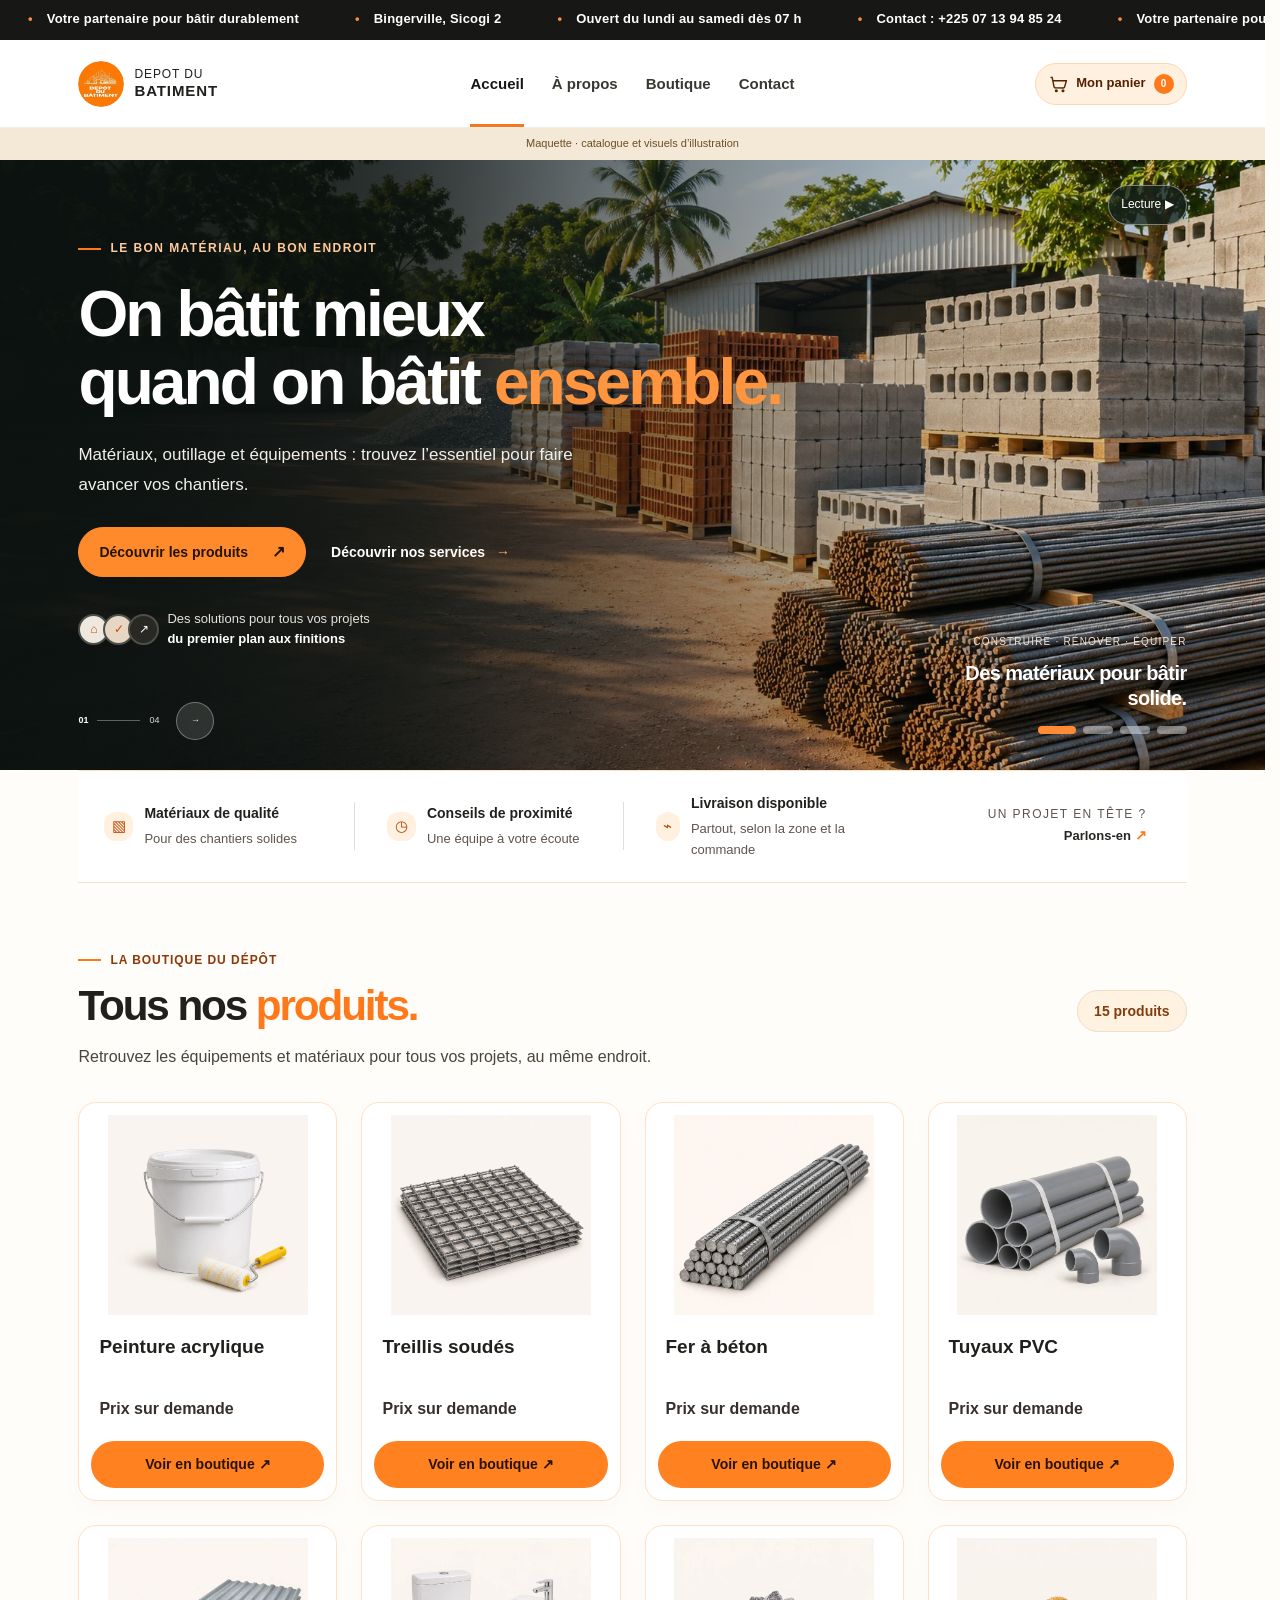
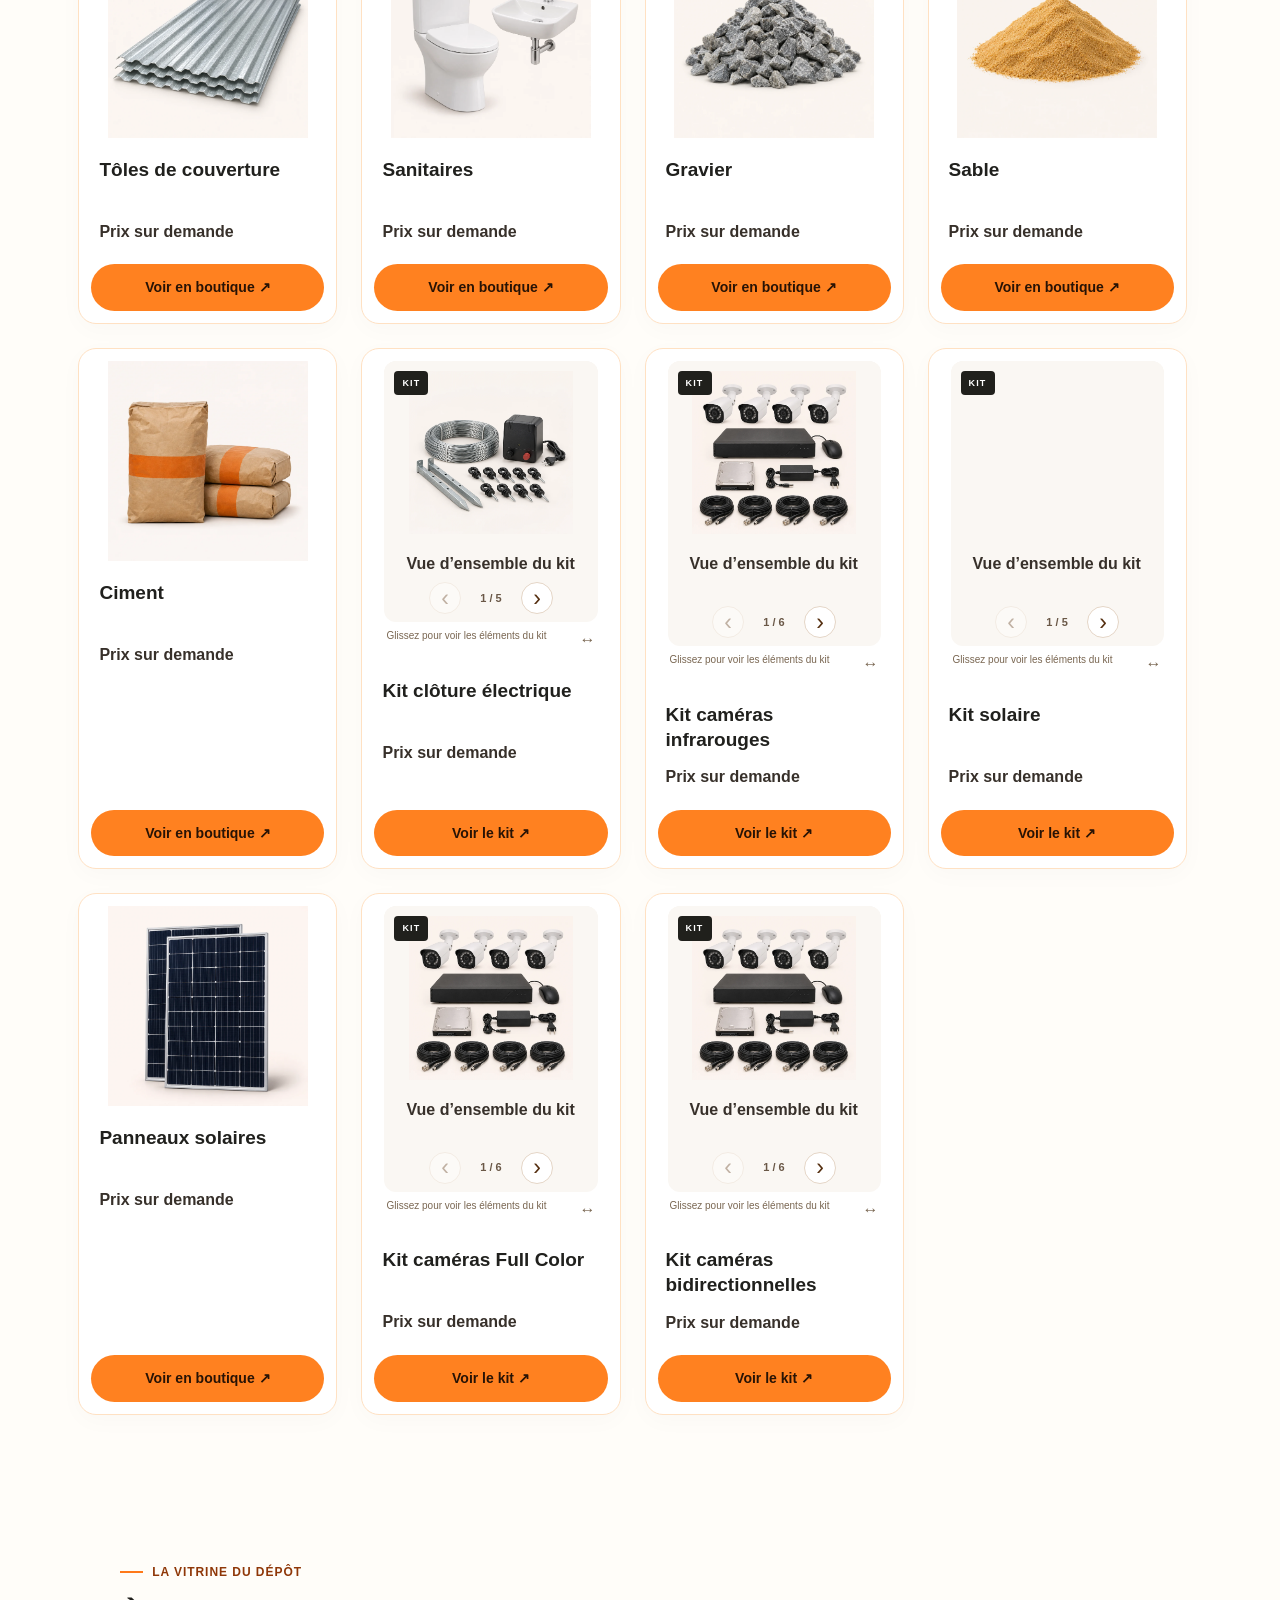
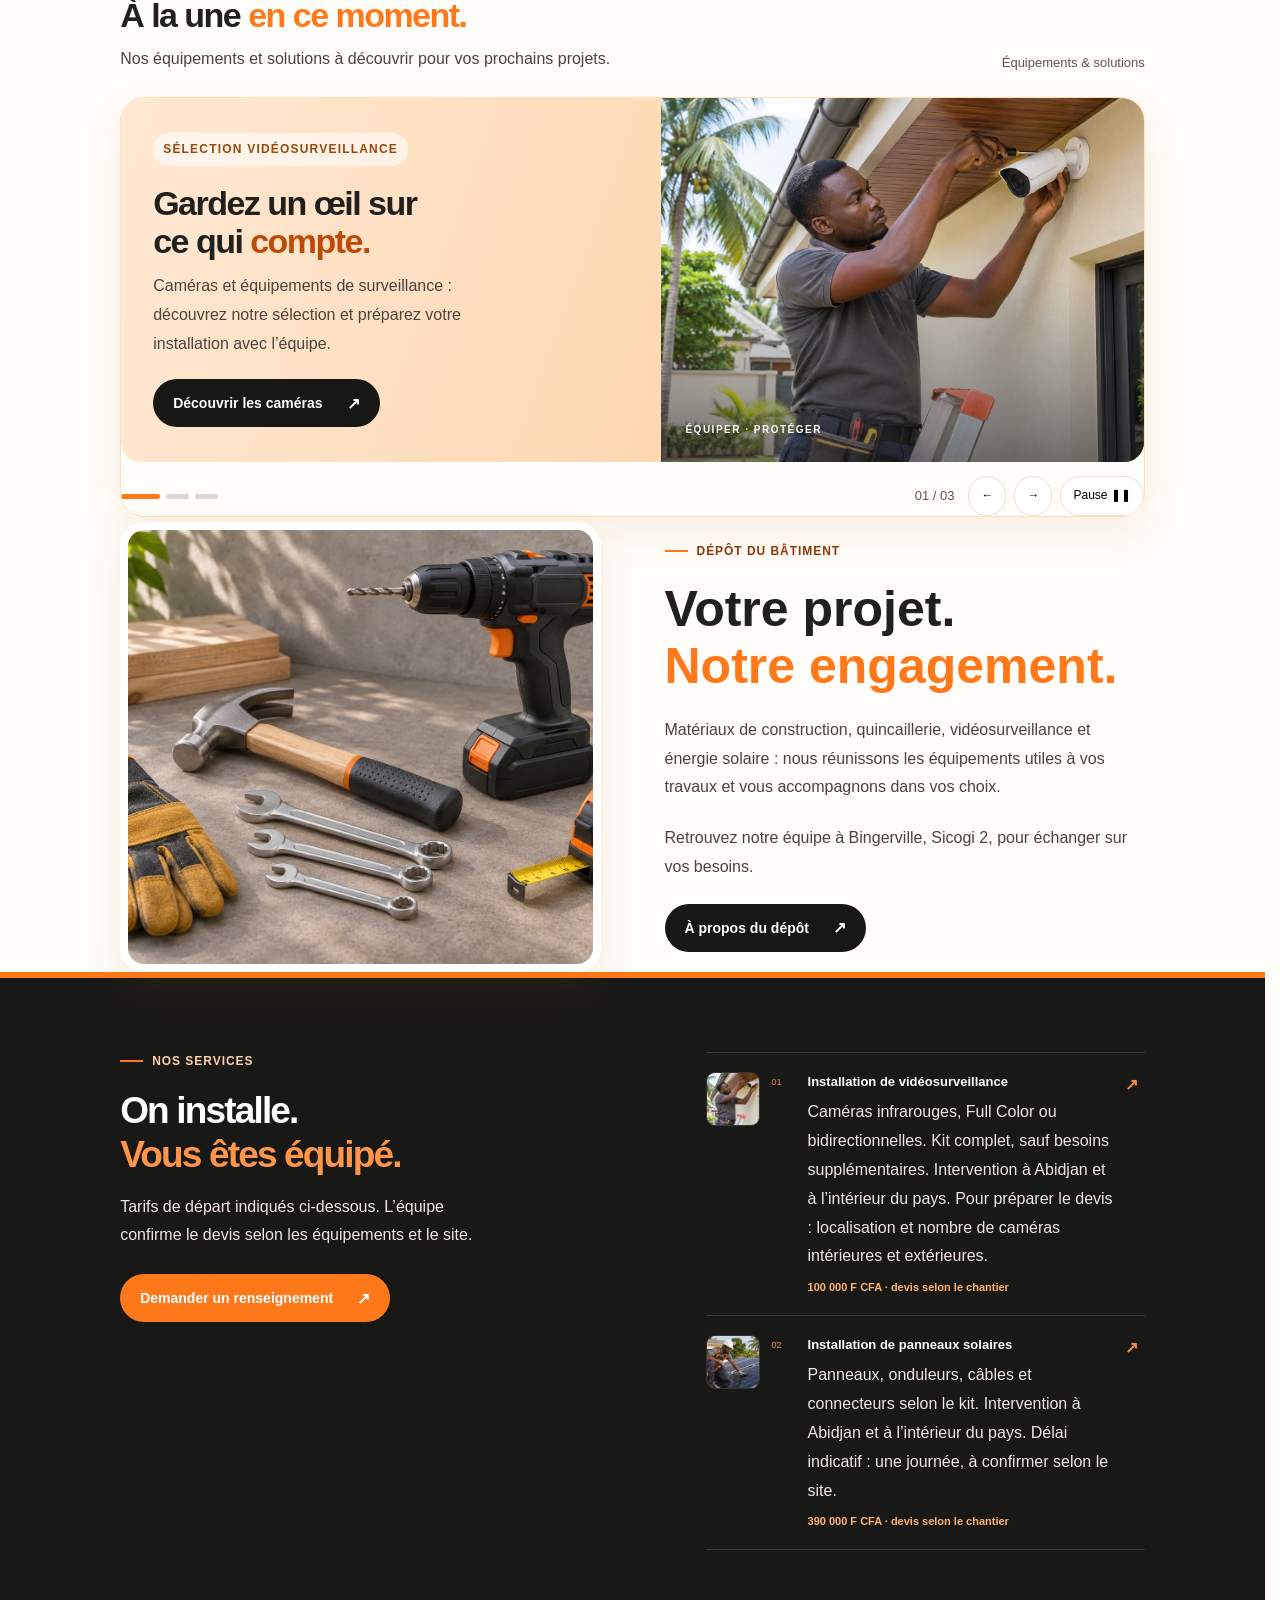
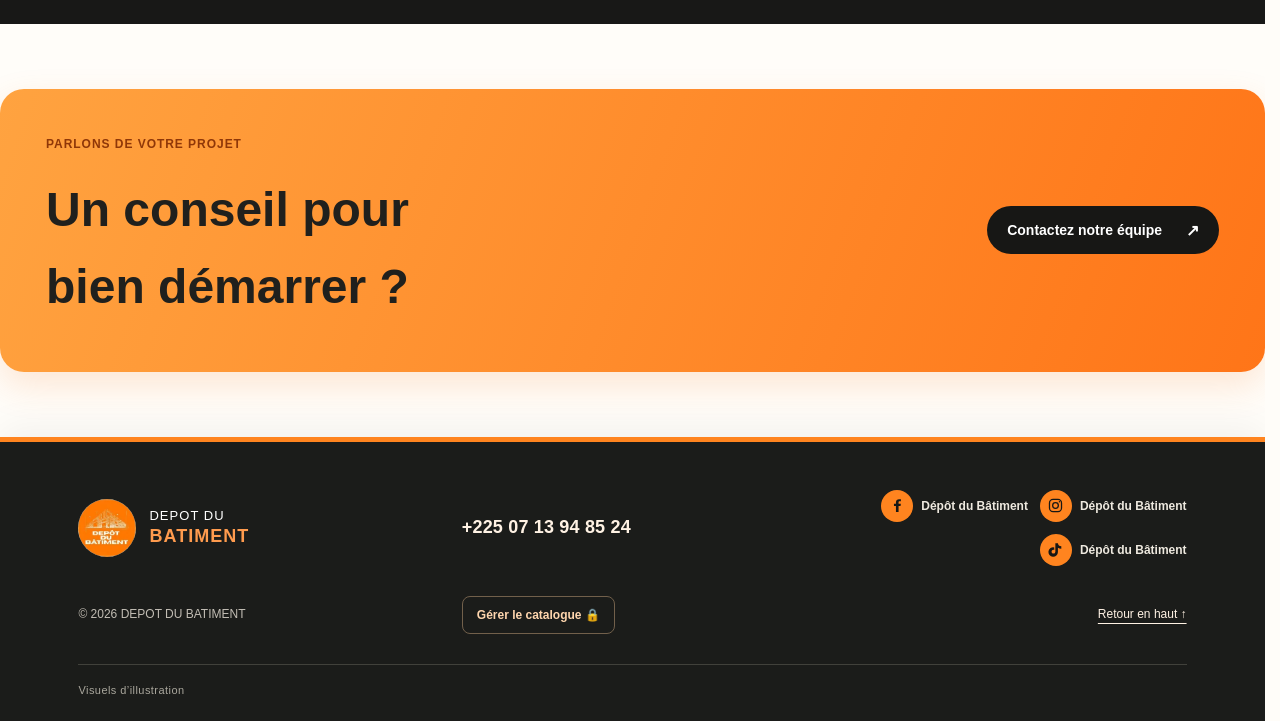
<file: index.html>
<!doctype html>
<html lang="fr">
  <head>
    <meta charset="utf-8" />
    <meta name="viewport" content="width=device-width, initial-scale=1" />
    <meta name="theme-color" content="#f47721" />
    <meta name="description" content="DEPOT DU BATIMENT — matériaux, outillage et équipements de chantier." />
    <title>DEPOT DU BATIMENT — Matériaux & équipements</title>
    <link rel="stylesheet" href="styles.css" /><link rel="stylesheet" href="accueil.css?v=modele2-produits1" />
  <link rel="stylesheet" href="lisibilite.css" /><link rel="prefetch" href="a-propos.html" as="document" />
<link rel="prefetch" href="boutique.html" as="document" />
<link rel="prefetch" href="contact.html" as="document" />

<link rel="stylesheet" href="navigation.css" /><script src="preview-catalog.js?v=20261106-cart2"></script><script src="catalogue-demo.js?v=kits1"></script><link rel="stylesheet" href="kit-gallery.css?v=1"><script src="kit-gallery.js?v=1"></script><link rel="stylesheet" href="footer.css?v=20261107-1"></head>
  <body class="home-page modele-two">
    <div class="notice" aria-label="Informations pratiques"><div class="notice-track"><div class="notice-group"><span>Votre partenaire pour bâtir durablement</span><span>Bingerville, Sicogi 2</span><span>Ouvert du lundi au samedi dès 07 h</span><span>Contact : +225 07 13 94 85 24</span></div><div class="notice-group" aria-hidden="true"><span>Votre partenaire pour bâtir durablement</span><span>Bingerville, Sicogi 2</span><span>Ouvert du lundi au samedi dès 07 h</span><span>Contact : +225 07 13 94 85 24</span></div></div></div>
    <header class="site-header">
      <a class="brand" href="index.html" aria-label="DEPOT DU BATIMENT, accueil">
        <img width="159" height="159" decoding="async" class="brand-logo" src="assets/logo-depot.webp" alt="Logo Dépôt du Bâtiment" />
        <span class="brand-name">DEPOT DU<br /><b>BATIMENT</b></span>
      </a>
      <nav class="main-nav" aria-label="Navigation principale"><a href="index.html" aria-current="page" class="active">Accueil</a><a href="a-propos.html">À propos</a><a href="boutique.html">Boutique</a><a href="contact.html">Contact</a></nav>
      <div class="header-actions">
<a class="cart-button home-cart" href="boutique.html#panier" aria-label="Ouvrir mon panier"><svg viewBox="0 0 24 24"><path d="M3 4h2l2.2 11.1a2 2 0 0 0 2 1.6h8.9a2 2 0 0 0 2-1.6L22 8H6"/><circle cx="10" cy="20" r="1"/><circle cx="18" cy="20" r="1"/></svg><span>Mon panier</span><b class="cart-count" data-cart-count aria-hidden="true" style="visibility:hidden"></b></a>        <button class="mobile-menu" id="menuToggle" aria-label="Ouvrir le menu"><span></span><span></span></button>
      </div>
    </header><script>window.CatalogueCart.mount();</script>
<div class="preview-note" style="padding:7px 16px;text-align:center;font-size:11px;background:#f4e9d7;color:#6b4e27">Maquette · catalogue et visuels d’illustration</div><main>      <section class="hero" id="accueil">
        <div class="hero-copy">
          <div class="eyebrow"><span></span> LE BON MATÉRIAU, AU BON ENDROIT</div>
          <h1>On bâtit mieux<br />quand on bâtit <em>ensemble.</em></h1>
          <p>Matériaux, outillage et équipements : trouvez l’essentiel pour faire avancer vos chantiers.</p>
          <div class="hero-actions"><a href="boutique.html" class="button button-dark">Découvrir les produits <span>↗</span></a><a href="a-propos.html#services" class="text-link">Découvrir nos services <span>→</span></a></div>
          <div class="hero-proof"><div class="proof-icons"><span>⌂</span><span>✓</span><span>↗</span></div><span>Des solutions pour tous vos projets<br /><b>du premier plan aux finitions</b></span></div>
        </div>
        <div class="hero-art photo-slider" aria-label="Nos univers en images">
          <img width="436" height="384" decoding="async" class="hero-slide is-active" src="assets/visuels-20261107/hero-batiment.webp" alt="Matériaux de construction : briques, parpaings et fer à béton" />
          <img width="482" height="384" decoding="async" class="hero-slide" src="assets/visuels-20261107/outillage.webp" alt="Outillage et quincaillerie" />
          <img width="1100" height="733" decoding="async" class="hero-slide" sizes="(max-width: 700px) 90vw, 45vw" src="assets/visuels-20261107/installation-camera.webp" alt="Équipements de vidéosurveillance" />
          <img width="1100" height="1100" decoding="async" class="hero-slide" sizes="(max-width: 700px) 90vw, 45vw" src="assets/visuels-20261107/installation-solaire.webp" alt="Équipements d’énergie solaire" />
          <div class="slider-shade"></div><button type="button" class="slider-pause" aria-label="Mettre le diaporama en pause">Pause ❚❚</button>
          <div class="slider-caption"><small>CONSTRUIRE · RÉNOVER · ÉQUIPER</small><strong id="slideCaption">Des matériaux pour bâtir solide.</strong><div class="slider-dots" aria-label="Choisir une image"><button aria-label="Matériaux de construction" aria-pressed="true"></button><button aria-label="Quincaillerie" aria-pressed="false"></button><button aria-label="Vidéosurveillance" aria-pressed="false"></button><button aria-label="Énergie solaire" aria-pressed="false"></button></div></div>
        </div>
        <div class="hero-pagination"><b id="slideNumber">01</b><span></span> 04 <button aria-label="Diapositive suivante">→</button></div>
      </section>      <section class="trust-strip" aria-label="Nos engagements">
        <div><span class="trust-icon">▧</span><span><b>Matériaux de qualité</b><small>Pour des chantiers solides</small></span></div>
        <div><span class="trust-icon">◷</span><span><b>Conseils de proximité</b><small>Une équipe à votre écoute</small></span></div>
        <div><span class="trust-icon">⌁</span><span><b>Livraison disponible</b><small>Partout, selon la zone et la commande</small></span></div>
        <div class="trust-note">UN PROJET EN TÊTE ? <a href="contact.html">Parlons-en <b>↗</b></a></div>
      </section><section class="home-catalog section-wrap" id="produits-accueil" aria-labelledby="homeCatalogTitle"><div class="section-heading"><div><div class="eyebrow"><span></span> LA BOUTIQUE DU DÉPÔT</div><h2 id="homeCatalogTitle">Tous nos <em>produits.</em></h2><p>Retrouvez les équipements et matériaux pour tous vos projets, au même endroit.</p></div><span id="homeProductCount" class="home-product-count" role="status">Chargement…</span></div><div id="homeProducts" class="home-products" aria-live="polite" aria-busy="true"><p>Chargement des produits…</p></div></section>      <section class="promo-section section-wrap" id="publicite" aria-labelledby="promoTitle">
        <div class="promo-heading"><div><div class="eyebrow"><span></span> LA VITRINE DU DÉPÔT</div><h2 id="promoTitle">À la une <em>en ce moment.</em></h2><p>Nos équipements et solutions à découvrir pour vos prochains projets.</p></div><span class="promo-demo">Équipements &amp; solutions</span></div>
        <div class="promo-carousel" aria-roledescription="carrousel" aria-label="Publicités et sélections du moment">
          <div class="promo-window"><div class="promo-track">
            <article class="promo-slide" aria-label="1 sur 3 : Vidéosurveillance"><div class="promo-copy"><span class="promo-tag">SÉLECTION VIDÉOSURVEILLANCE</span><h3>Gardez un œil sur<br>ce qui <em>compte.</em></h3><p>Caméras et équipements de surveillance : découvrez notre sélection et préparez votre installation avec l’équipe.</p><a class="button button-dark" href="boutique.html?categorie=Vidéosurveillance">Découvrir les caméras <span>↗</span></a></div><div class="promo-image"><img width="1100" height="733" decoding="async" sizes="(max-width: 700px) 90vw, 45vw" src="assets/visuels-20261107/installation-camera.webp" alt="Sélection d’équipements de vidéosurveillance" loading="lazy"><span>ÉQUIPER · PROTÉGER</span></div></article>
            <article class="promo-slide promo-solar" aria-label="2 sur 3 : Énergie solaire" aria-hidden="true" inert><div class="promo-copy"><span class="promo-tag">CAP SUR L’ÉNERGIE SOLAIRE</span><h3>Le soleil, une énergie<br>pour vos <em>projets.</em></h3><p>Panneaux, kits et installation : échangez avec notre équipe pour définir une solution adaptée à vos besoins.</p><a class="button button-dark" href="boutique.html?categorie=Énergie solaire">Explorer le solaire <span>↗</span></a></div><div class="promo-image"><img width="1100" height="1100" decoding="async" sizes="(max-width: 700px) 90vw, 45vw" src="assets/visuels-20261107/installation-solaire.webp" alt="Équipements et panneaux solaires" loading="lazy"><span>ÉCLAIRER · ÉQUIPER</span></div></article>
            <article class="promo-slide promo-materials" aria-label="3 sur 3 : Matériaux de construction" aria-hidden="true" inert><div class="promo-copy"><span class="promo-tag">LES ESSENTIELS DU CHANTIER</span><h3>Des bases solides.<br>De grands <em>projets.</em></h3><p>Ciment, fer à béton, sable et gravier : retrouvez les matériaux de construction de votre chantier au même endroit.</p><a class="button button-orange" href="boutique.html?categorie=Matériaux de construction">Voir les matériaux <span>↗</span></a></div><div class="promo-image"><img width="436" height="384" decoding="async" src="assets/visuels-20261107/hero-batiment.webp" alt="Briques, parpaings et fer à béton pour la construction" loading="lazy"><span>CONSTRUIRE · AVANCER</span></div></article>
          </div></div>
          <div class="promo-controls"><div class="promo-dots" aria-label="Choisir une publicité"><button aria-label="Vidéosurveillance" aria-pressed="true"></button><button aria-label="Énergie solaire" aria-pressed="false"></button><button aria-label="Matériaux de construction" aria-pressed="false"></button></div><div class="promo-buttons"><span class="promo-counter">01 / 03</span><button class="promo-prev" aria-label="Publicité précédente">←</button><button class="promo-next" aria-label="Publicité suivante">→</button><button class="promo-pause" aria-label="Mettre les publicités en pause">Pause ❚❚</button></div></div>
        </div>
      </section><section class="section-wrap home-about"><img width="482" height="384" decoding="async" src="assets/visuels-20261107/outillage.webp" alt="Outillage et équipements disponibles au dépôt" loading="lazy"><div><div class="eyebrow"><span></span> DÉPÔT DU BÂTIMENT</div><h2>Votre projet.<br><em>Notre engagement.</em></h2><p>Matériaux de construction, quincaillerie, vidéosurveillance et énergie solaire : nous réunissons les équipements utiles à vos travaux et vous accompagnons dans vos choix.</p><p>Retrouvez notre équipe à Bingerville, Sicogi 2, pour échanger sur vos besoins.</p><a class="button button-dark" href="a-propos.html">À propos du dépôt <span>↗</span></a></div></section>      <section class="services" id="services"><div class="services-inner"><div><div class="eyebrow eyebrow-light"><span></span> NOS SERVICES</div><h2>On installe.<br /><em>Vous êtes équipé.</em></h2><p>Tarifs de départ indiqués ci-dessous. L’équipe confirme le devis selon les équipements et le site.</p><a class="button button-orange" href="https://wa.me/2250713948524?text=Bonjour%2C%20je%20souhaite%20un%20renseignement%20sur%20vos%20services." target="_blank" rel="noopener noreferrer">Demander un renseignement <span>↗</span></a></div><div class="service-list"><article><img width="1100" height="733" decoding="async" class="service-photo" sizes="(max-width: 700px) 90vw, 45vw" src="assets/visuels-20261107/installation-camera.webp" alt="Équipement de vidéosurveillance" loading="lazy" /><span>01</span><div><h3>Installation de vidéosurveillance</h3><p>Caméras infrarouges, Full Color ou bidirectionnelles. Kit complet, sauf besoins supplémentaires. Intervention à Abidjan et à l’intérieur du pays. Pour préparer le devis : localisation et nombre de caméras intérieures et extérieures.</p><strong>100 000 F CFA · devis selon le chantier</strong></div><b>↗</b></article><article><img width="1100" height="1100" decoding="async" class="service-photo" sizes="(max-width: 700px) 90vw, 45vw" src="assets/visuels-20261107/installation-solaire.webp" alt="Installation de panneaux solaires" loading="lazy" /><span>02</span><div><h3>Installation de panneaux solaires</h3><p>Panneaux, onduleurs, câbles et connecteurs selon le kit. Intervention à Abidjan et à l’intérieur du pays. Délai indicatif : une journée, à confirmer selon le site.</p><strong>390 000 F CFA · devis selon le chantier</strong></div><b>↗</b></article></div></div></section><section class="home-cta section-wrap"><div><span class="eyebrow">PARLONS DE VOTRE PROJET</span><h2>Un conseil pour<br>bien démarrer ?</h2></div><a class="button button-dark" href="contact.html">Contactez notre équipe <span>↗</span></a></section></main>    <footer><a class="brand brand-footer" href="index.html"><img width="159" height="159" decoding="async" class="brand-logo" src="assets/logo-depot.webp" alt="Logo Dépôt du Bâtiment" /><span class="brand-name">DEPOT DU<br /><b>BATIMENT</b></span></a><span>© 2026 DEPOT DU BATIMENT</span><a class="footer-phone" href="tel:+2250713948524">+225 07 13 94 85 24</a><div class="footer-socials" aria-label="Réseaux sociaux de Dépôt du Bâtiment"><a class="footer-social" href="https://www.facebook.com/share/1CB5PS27Be/" target="_blank" rel="noopener noreferrer" aria-label="Facebook Dépôt du Bâtiment"><span class="social-icon" aria-hidden="true"><svg viewBox="0 0 24 24"><path d="M13.5 21v-8.2h2.8l.4-3.2h-3.2V7.5c0-.9.3-1.5 1.6-1.5h1.7V3.2c-.3 0-1.4-.2-2.6-.2-2.6 0-4.4 1.6-4.4 4.5v2.1H7v3.2h2.8V21z"/></svg></span><b>Dépôt du Bâtiment</b></a><a class="footer-social" href="https://www.instagram.com/depotdubatiment?exln=Z25odjlvc3gxNHBs" target="_blank" rel="noopener noreferrer" aria-label="Instagram Dépôt du Bâtiment"><span class="social-icon" aria-hidden="true"><svg viewBox="0 0 24 24"><rect x="3.5" y="3.5" width="17" height="17" rx="5"/><circle cx="12" cy="12" r="4"/><circle class="instagram-dot" cx="17.6" cy="6.8" r="1"/></svg></span><b>Dépôt du Bâtiment</b></a><a class="footer-social" href="https://www.tiktok.com/@depot.batiment?_r=1&_t=ZS-9AnJ3aqPwXM" target="_blank" rel="noopener noreferrer" aria-label="TikTok Dépôt du Bâtiment"><span class="social-icon" aria-hidden="true"><svg viewBox="0 0 24 24"><path d="M15.4 3h-3.6v12.1a2.7 2.7 0 1 1-2.7-2.7c.4 0 .8.1 1.1.2V9a6.7 6.7 0 1 0 5.2 6.5V9.4a8.4 8.4 0 0 0 4.8 1.5V7.3a4.9 4.9 0 0 1-4.8-4.3z"/></svg></span><b>Dépôt du Bâtiment</b></a></div><a class="admin-open" href="boutique.html#gestion">Gérer le catalogue 🔒</a><a href="index.html">Retour en haut ↑</a><small class="illustration-note">Visuels d’illustration</small></footer><script src="accueil.js?v=kits1"></script><script src="hero-carousel.js?v=modele2-produits1"></script><script src="promo-carousel.js"></script><script src="letter-hover.js?v=2" defer></script></body></html>
</file>
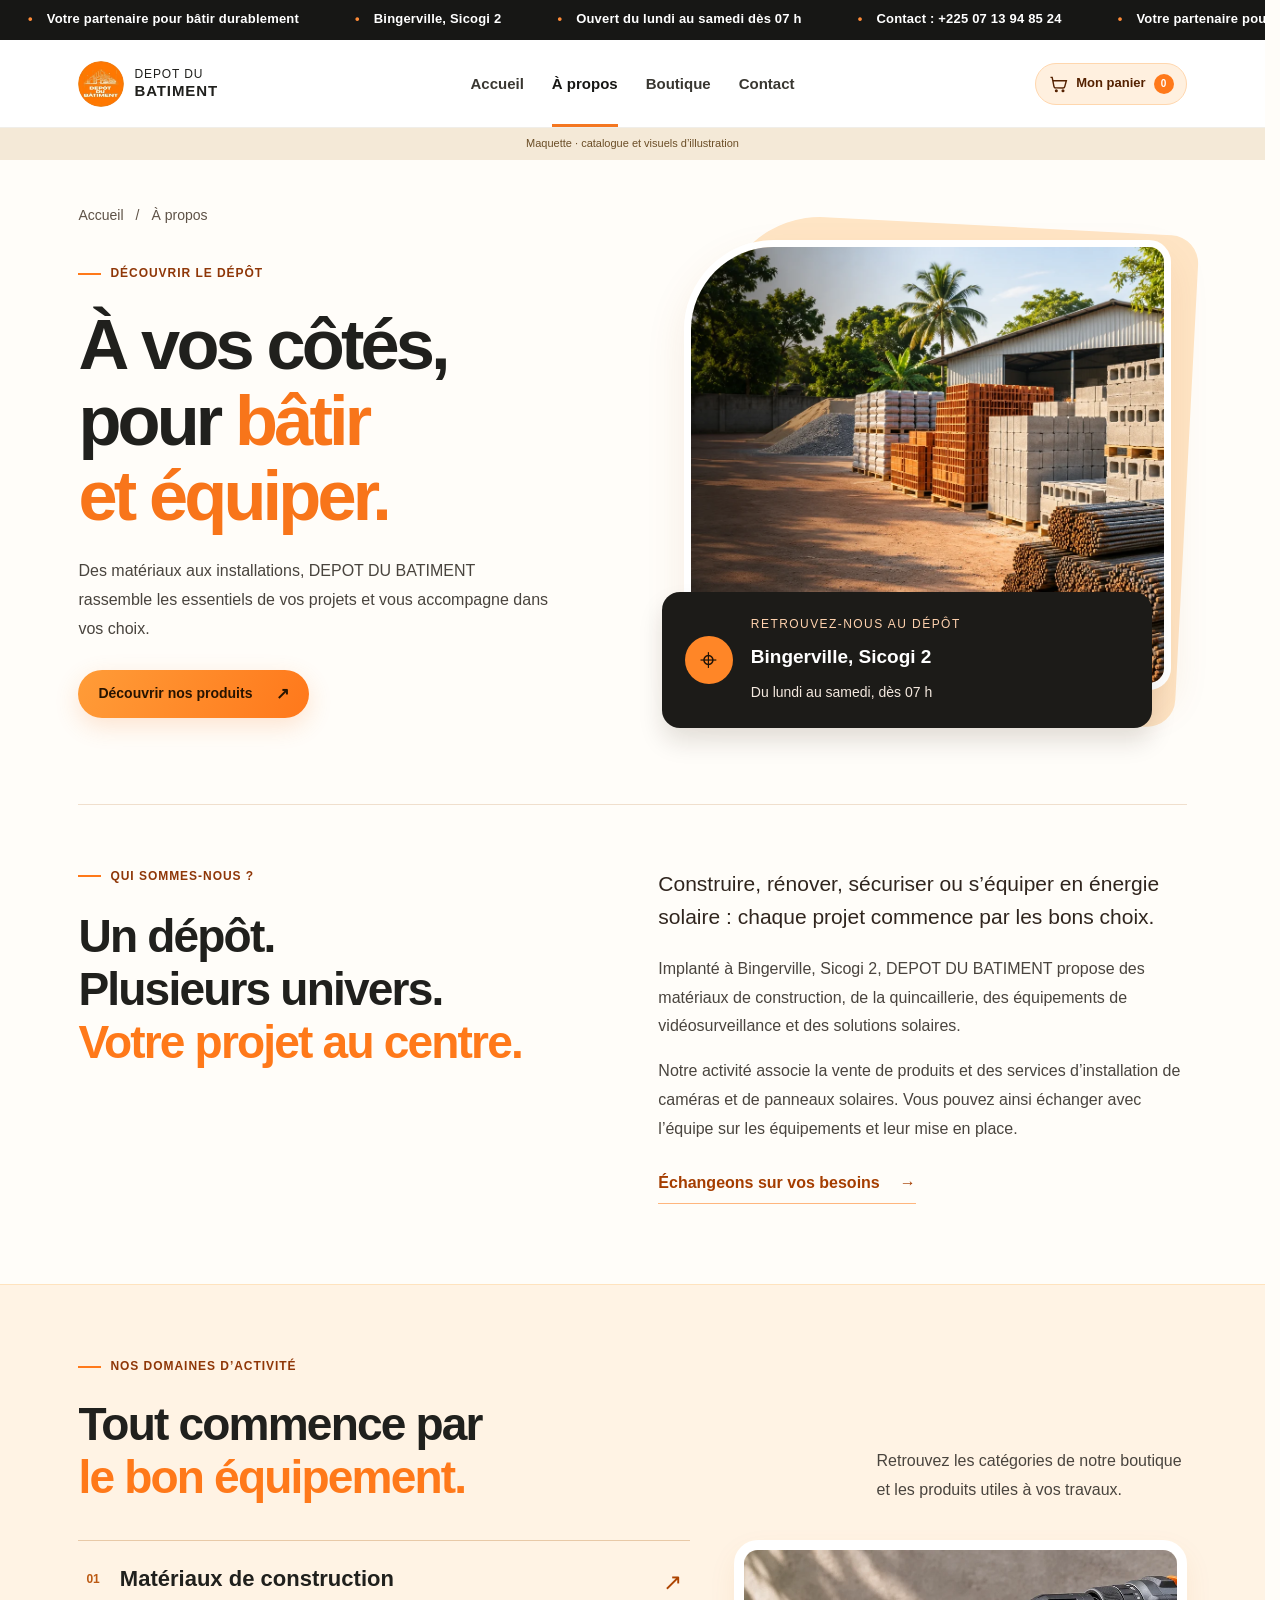
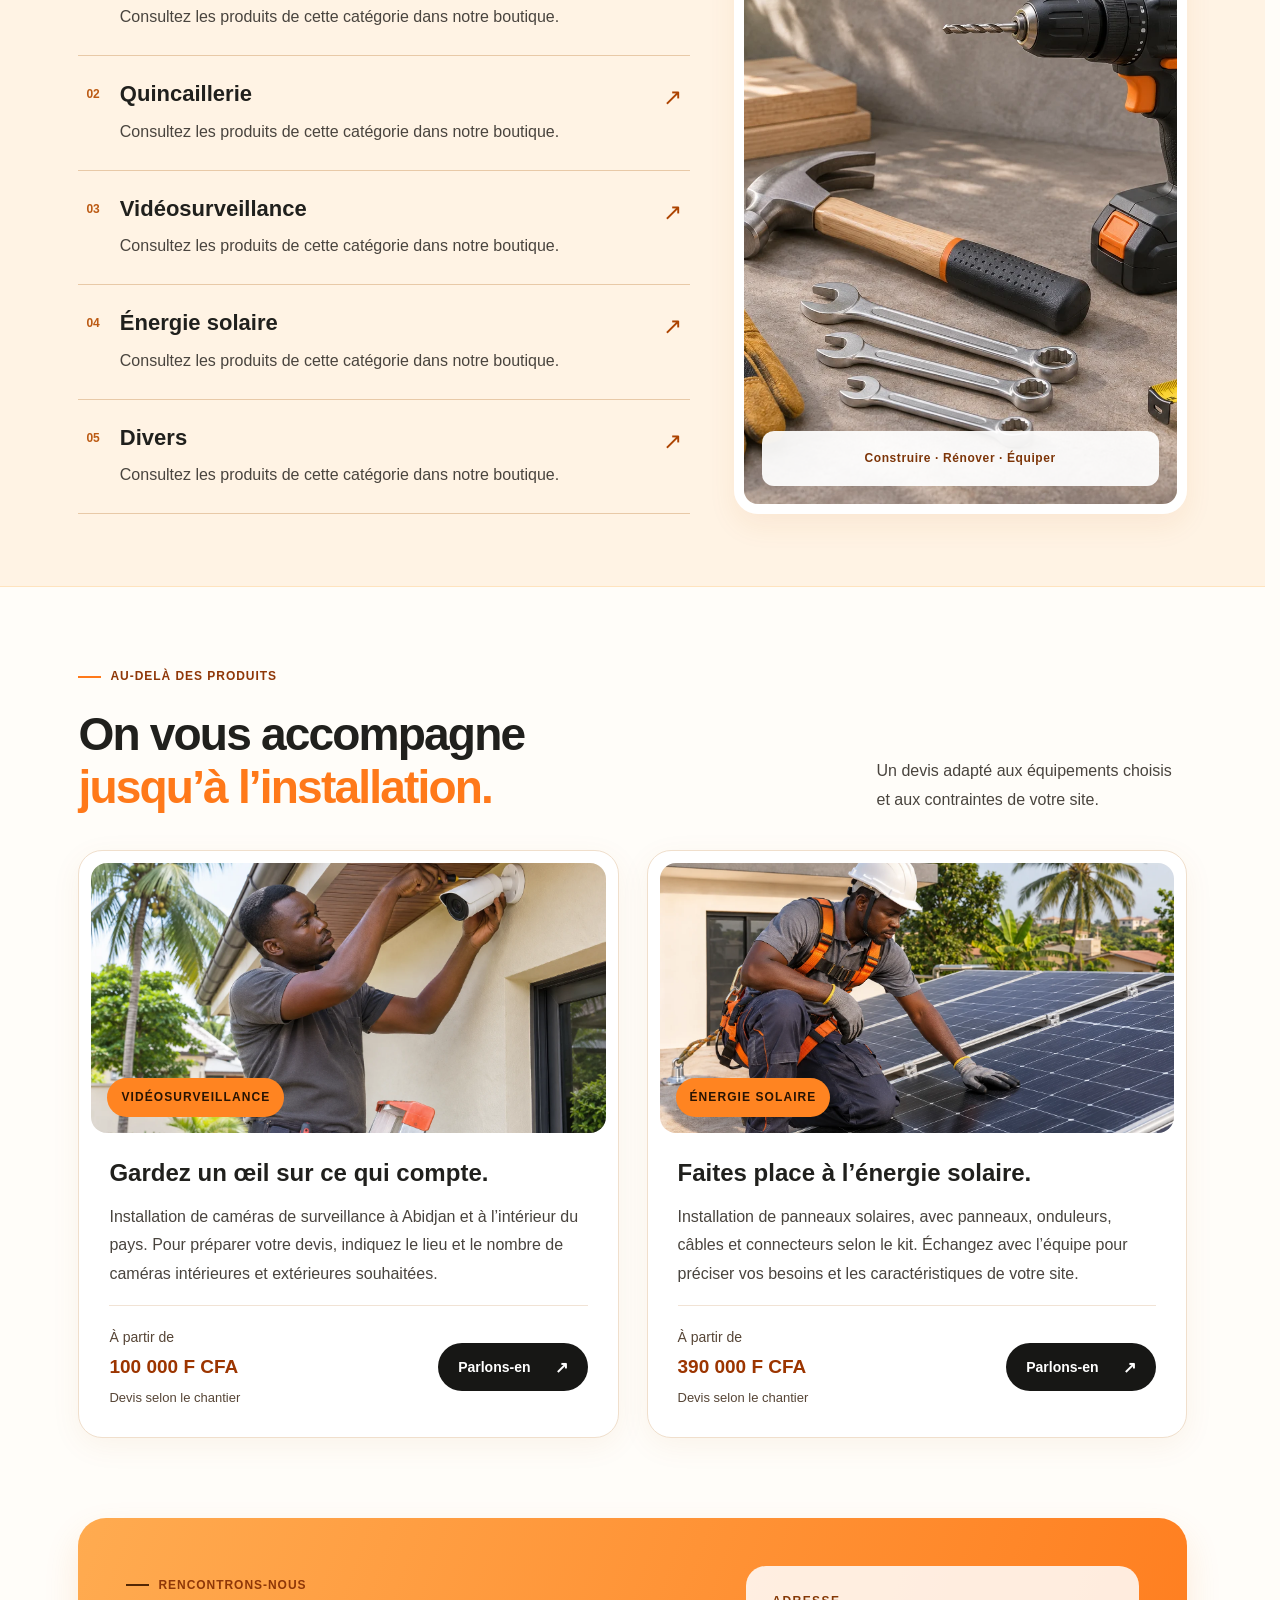
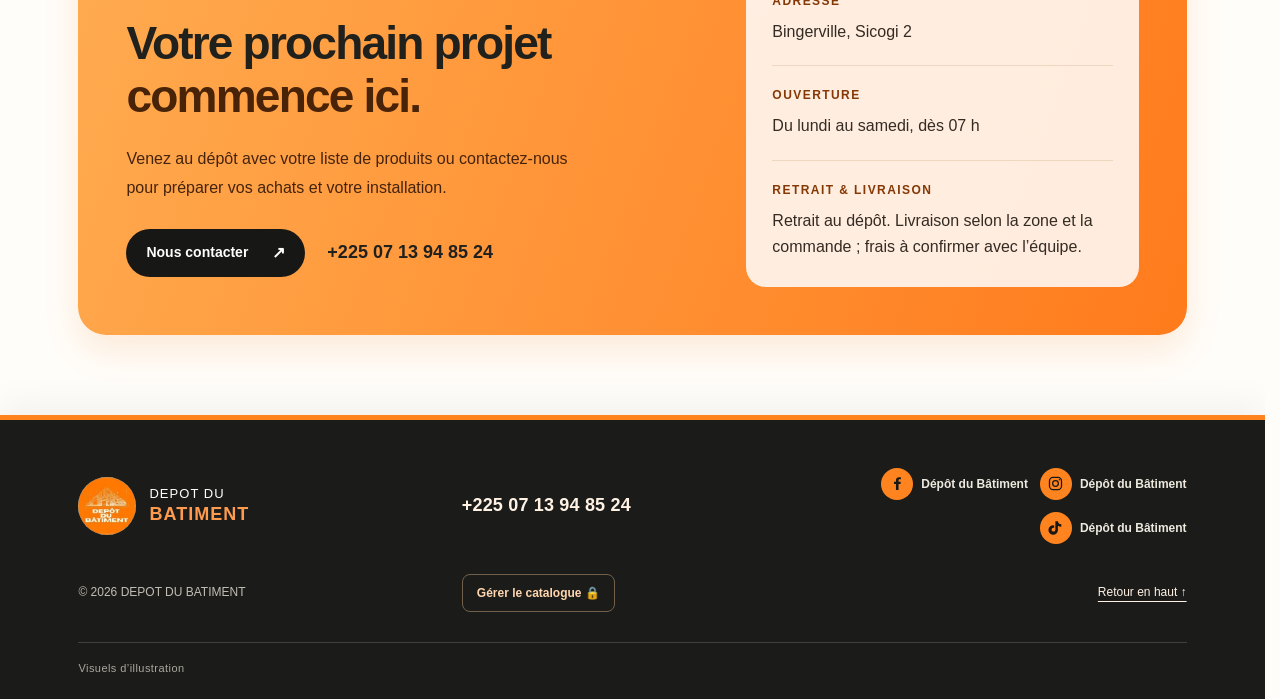
<file: a-propos.html>
<!doctype html>
<html lang="fr">
  <head>
    <meta charset="utf-8" />
    <meta name="viewport" content="width=device-width, initial-scale=1" />
    <meta name="theme-color" content="#f47721" />
    <meta name="description" content="Découvrez DEPOT DU BATIMENT à Bingerville : matériaux, quincaillerie, vidéosurveillance, énergie solaire et services d’installation." />
    <title>À propos — DEPOT DU BATIMENT</title>
    <link rel="stylesheet" href="styles.css" /><link rel="stylesheet" href="accueil.css" />
  <link rel="stylesheet" href="a-propos.css" /><link rel="stylesheet" href="lisibilite.css" /><link rel="preload" as="image" href="assets/visuels-20261107/hero-batiment.webp" fetchpriority="high" /><link rel="prefetch" href="index.html" as="document" />
<link rel="prefetch" href="boutique.html" as="document" />
<link rel="prefetch" href="contact.html" as="document" />

<link rel="stylesheet" href="navigation.css" /><script src="preview-catalog.js?v=20261106-cart2"></script><script src="catalogue-demo.js?v=kits1"></script><link rel="stylesheet" href="kit-gallery.css?v=1"><script src="kit-gallery.js?v=1"></script><link rel="stylesheet" href="footer.css?v=20261107-1"></head>
  <body class="about-page">
    <div class="notice" aria-label="Informations pratiques"><div class="notice-track"><div class="notice-group"><span>Votre partenaire pour bâtir durablement</span><span>Bingerville, Sicogi 2</span><span>Ouvert du lundi au samedi dès 07 h</span><span>Contact : +225 07 13 94 85 24</span></div><div class="notice-group" aria-hidden="true"><span>Votre partenaire pour bâtir durablement</span><span>Bingerville, Sicogi 2</span><span>Ouvert du lundi au samedi dès 07 h</span><span>Contact : +225 07 13 94 85 24</span></div></div></div>
    <header class="site-header">
      <a class="brand" href="index.html" aria-label="DEPOT DU BATIMENT, accueil">
        <img width="159" height="159" decoding="async" class="brand-logo" src="assets/logo-depot.webp" alt="Logo Dépôt du Bâtiment" />
        <span class="brand-name">DEPOT DU<br /><b>BATIMENT</b></span>
      </a>
      <nav class="main-nav" aria-label="Navigation principale"><a href="index.html" >Accueil</a><a href="a-propos.html" aria-current="page" class="active">À propos</a><a href="boutique.html">Boutique</a><a href="contact.html">Contact</a></nav>
      <div class="header-actions">
<a class="cart-button home-cart" href="boutique.html#panier" aria-label="Ouvrir mon panier"><svg viewBox="0 0 24 24"><path d="M3 4h2l2.2 11.1a2 2 0 0 0 2 1.6h8.9a2 2 0 0 0 2-1.6L22 8H6"/><circle cx="10" cy="20" r="1"/><circle cx="18" cy="20" r="1"/></svg><span>Mon panier</span><b class="cart-count" data-cart-count aria-hidden="true" style="visibility:hidden"></b></a>        <button class="mobile-menu" id="menuToggle" aria-label="Ouvrir le menu"><span></span><span></span></button>
      </div>
    </header><script>window.CatalogueCart.mount();</script>
<div class="preview-note" style="padding:7px 16px;text-align:center;font-size:11px;background:#f4e9d7;color:#6b4e27">Maquette · catalogue et visuels d’illustration</div><main id="haut">
<section class="about-hero about-wrap" aria-labelledby="aboutTitle">
  <div class="about-hero-copy"><nav class="about-breadcrumb" aria-label="Fil d’Ariane"><a href="index.html">Accueil</a><span aria-hidden="true">/</span><span>À propos</span></nav>
  <div class="eyebrow"><span></span> DÉCOUVRIR LE DÉPÔT</div>
  <h1 id="aboutTitle">À vos côtés,<br>pour <em>bâtir<br>et équiper.</em></h1>
  <p>Des matériaux aux installations, DEPOT DU BATIMENT rassemble les essentiels de vos projets et vous accompagne dans vos choix.</p>
  <a class="button button-orange" href="boutique.html">Découvrir nos produits <span aria-hidden="true">↗</span></a>
  </div>
  <div class="about-hero-visual"><img fetchpriority="high" loading="eager" width="436" height="384" decoding="async" src="assets/visuels-20261107/hero-batiment.webp" alt="Briques, parpaings et fer à béton pour la construction"><div class="about-location"><span class="location-mark" aria-hidden="true">⌖</span><div><small>RETROUVEZ-NOUS AU DÉPÔT</small><strong>Bingerville, Sicogi 2</strong><span>Du lundi au samedi, dès 07 h</span></div></div></div>
</section>
<section class="about-intro about-wrap" aria-labelledby="introTitle"><div><div class="eyebrow"><span></span> QUI SOMMES-NOUS ?</div><h2 id="introTitle">Un dépôt.<br>Plusieurs univers.<br><em>Votre projet au centre.</em></h2></div><div class="about-intro-text"><p class="about-lead">Construire, rénover, sécuriser ou s’équiper en énergie solaire : chaque projet commence par les bons choix.</p><p>Implanté à Bingerville, Sicogi 2, DEPOT DU BATIMENT propose des matériaux de construction, de la quincaillerie, des équipements de vidéosurveillance et des solutions solaires.</p><p>Notre activité associe la vente de produits et des services d’installation de caméras et de panneaux solaires. Vous pouvez ainsi échanger avec l’équipe sur les équipements et leur mise en place.</p><a class="about-text-link" href="contact.html">Échangeons sur vos besoins <span aria-hidden="true">→</span></a></div></section>
<section class="about-domains-section" aria-labelledby="domainsTitle"><div class="about-wrap"><div class="about-section-head"><div><div class="eyebrow"><span></span> NOS DOMAINES D’ACTIVITÉ</div><h2 id="domainsTitle">Tout commence par<br><em>le bon équipement.</em></h2></div><p>Retrouvez les catégories de notre boutique et les produits utiles à vos travaux.</p></div><div class="about-domain-layout"><div class="about-domain-list"><a class="about-domain" href="boutique.html?categorie=Mat%C3%A9riaux%20de%20construction"><span class="domain-number">01</span><div><h3>Matériaux de construction</h3><p>Du gros œuvre aux finitions : ciment, fer à béton, treillis soudés, sable, gravier et autres essentiels.</p></div><span class="domain-arrow" aria-hidden="true">↗</span></a><a class="about-domain" href="boutique.html?categorie=Quincaillerie"><span class="domain-number">02</span><div><h3>Quincaillerie</h3><p>Outillage, accessoires et équipements pour vos travaux et vos installations.</p></div><span class="domain-arrow" aria-hidden="true">↗</span></a><a class="about-domain" href="boutique.html?categorie=Vid%C3%A9osurveillance"><span class="domain-number">03</span><div><h3>Vidéosurveillance</h3><p>Caméras de surveillance et équipements pour préparer votre installation.</p></div><span class="domain-arrow" aria-hidden="true">↗</span></a><a class="about-domain" href="boutique.html?categorie=%C3%89nergie%20solaire"><span class="domain-number">04</span><div><h3>Énergie solaire</h3><p>Panneaux et kits solaires pour étudier une solution adaptée à vos besoins.</p></div><span class="domain-arrow" aria-hidden="true">↗</span></a><a class="about-domain" href="boutique.html?categorie=Divers"><span class="domain-number">05</span><div><h3>Divers</h3><p>Découvrez les autres produits du dépôt et contactez-nous pour une recherche particulière.</p></div><span class="domain-arrow" aria-hidden="true">↗</span></a></div><figure class="about-domain-photo"><img width="482" height="384" decoding="async" src="assets/visuels-20261107/outillage.webp" alt="Sélection d’outillage et de quincaillerie" loading="lazy"><figcaption>Construire · Rénover · Équiper</figcaption></figure></div></div></section>
<section class="about-installations about-wrap" id="services" aria-labelledby="servicesTitle"><div class="about-section-head"><div><div class="eyebrow"><span></span> AU-DELÀ DES PRODUITS</div><h2 id="servicesTitle">On vous accompagne<br><em>jusqu’à l’installation.</em></h2></div><p>Un devis adapté aux équipements choisis et aux contraintes de votre site.</p></div>
<div class="about-service-grid"><article class="about-service-card"><div class="about-service-image"><img width="1100" height="733" decoding="async" sizes="(max-width: 700px) 90vw, 45vw" src="assets/visuels-20261107/installation-camera.webp" alt="Caméras et équipements de vidéosurveillance" loading="lazy"><span>VIDÉOSURVEILLANCE</span></div><div class="about-service-body"><h3>Gardez un œil sur ce qui compte.</h3><p>Installation de caméras de surveillance à Abidjan et à l’intérieur du pays. Pour préparer votre devis, indiquez le lieu et le nombre de caméras intérieures et extérieures souhaitées.</p><div class="about-service-footer"><span>À partir de <strong>100 000 F CFA</strong><small>Devis selon le chantier</small></span><a class="button button-dark" href="contact.html">Parlons-en <span aria-hidden="true">↗</span></a></div></div></article>
<article class="about-service-card"><div class="about-service-image"><img width="1100" height="1100" decoding="async" sizes="(max-width: 700px) 90vw, 45vw" src="assets/visuels-20261107/installation-solaire.webp" alt="Panneaux et équipements solaires" loading="lazy"><span>ÉNERGIE SOLAIRE</span></div><div class="about-service-body"><h3>Faites place à l’énergie solaire.</h3><p>Installation de panneaux solaires, avec panneaux, onduleurs, câbles et connecteurs selon le kit. Échangez avec l’équipe pour préciser vos besoins et les caractéristiques de votre site.</p><div class="about-service-footer"><span>À partir de <strong>390 000 F CFA</strong><small>Devis selon le chantier</small></span><a class="button button-dark" href="contact.html">Parlons-en <span aria-hidden="true">↗</span></a></div></div></article></div></section>
<section class="about-visit about-wrap" aria-labelledby="visitTitle"><div class="about-visit-copy"><div class="eyebrow"><span></span> RENCONTRONS-NOUS</div><h2 id="visitTitle">Votre prochain projet<br><em>commence ici.</em></h2><p>Venez au dépôt avec votre liste de produits ou contactez-nous pour préparer vos achats et votre installation.</p><div class="about-visit-actions"><a class="button button-dark" href="contact.html">Nous contacter <span aria-hidden="true">↗</span></a><a class="about-phone" href="tel:+2250713948524">+225 07 13 94 85 24</a></div></div><dl class="about-practical"><div><dt>ADRESSE</dt><dd>Bingerville, Sicogi 2</dd></div><div><dt>OUVERTURE</dt><dd>Du lundi au samedi, dès 07 h</dd></div><div><dt>RETRAIT & LIVRAISON</dt><dd>Retrait au dépôt. Livraison selon la zone et la commande ; frais à confirmer avec l’équipe.</dd></div></dl></section>
</main>    <footer><a class="brand brand-footer" href="index.html"><img width="159" height="159" decoding="async" class="brand-logo" src="assets/logo-depot.webp" alt="Logo Dépôt du Bâtiment" /><span class="brand-name">DEPOT DU<br /><b>BATIMENT</b></span></a><span>© 2026 DEPOT DU BATIMENT</span><a class="footer-phone" href="tel:+2250713948524">+225 07 13 94 85 24</a><div class="footer-socials" aria-label="Réseaux sociaux de Dépôt du Bâtiment"><a class="footer-social" href="https://www.facebook.com/share/1CB5PS27Be/" target="_blank" rel="noopener noreferrer" aria-label="Facebook Dépôt du Bâtiment"><span class="social-icon" aria-hidden="true"><svg viewBox="0 0 24 24"><path d="M13.5 21v-8.2h2.8l.4-3.2h-3.2V7.5c0-.9.3-1.5 1.6-1.5h1.7V3.2c-.3 0-1.4-.2-2.6-.2-2.6 0-4.4 1.6-4.4 4.5v2.1H7v3.2h2.8V21z"/></svg></span><b>Dépôt du Bâtiment</b></a><a class="footer-social" href="https://www.instagram.com/depotdubatiment?exln=Z25odjlvc3gxNHBs" target="_blank" rel="noopener noreferrer" aria-label="Instagram Dépôt du Bâtiment"><span class="social-icon" aria-hidden="true"><svg viewBox="0 0 24 24"><rect x="3.5" y="3.5" width="17" height="17" rx="5"/><circle cx="12" cy="12" r="4"/><circle class="instagram-dot" cx="17.6" cy="6.8" r="1"/></svg></span><b>Dépôt du Bâtiment</b></a><a class="footer-social" href="https://www.tiktok.com/@depot.batiment?_r=1&_t=ZS-9AnJ3aqPwXM" target="_blank" rel="noopener noreferrer" aria-label="TikTok Dépôt du Bâtiment"><span class="social-icon" aria-hidden="true"><svg viewBox="0 0 24 24"><path d="M15.4 3h-3.6v12.1a2.7 2.7 0 1 1-2.7-2.7c.4 0 .8.1 1.1.2V9a6.7 6.7 0 1 0 5.2 6.5V9.4a8.4 8.4 0 0 0 4.8 1.5V7.3a4.9 4.9 0 0 1-4.8-4.3z"/></svg></span><b>Dépôt du Bâtiment</b></a></div><a class="admin-open" href="boutique.html#gestion">Gérer le catalogue 🔒</a><a href="#haut">Retour en haut ↑</a><small class="illustration-note">Visuels d’illustration</small></footer><script src="accueil.js?v=kits1"></script><script src="letter-hover.js?v=2" defer></script></body></html>
</file>
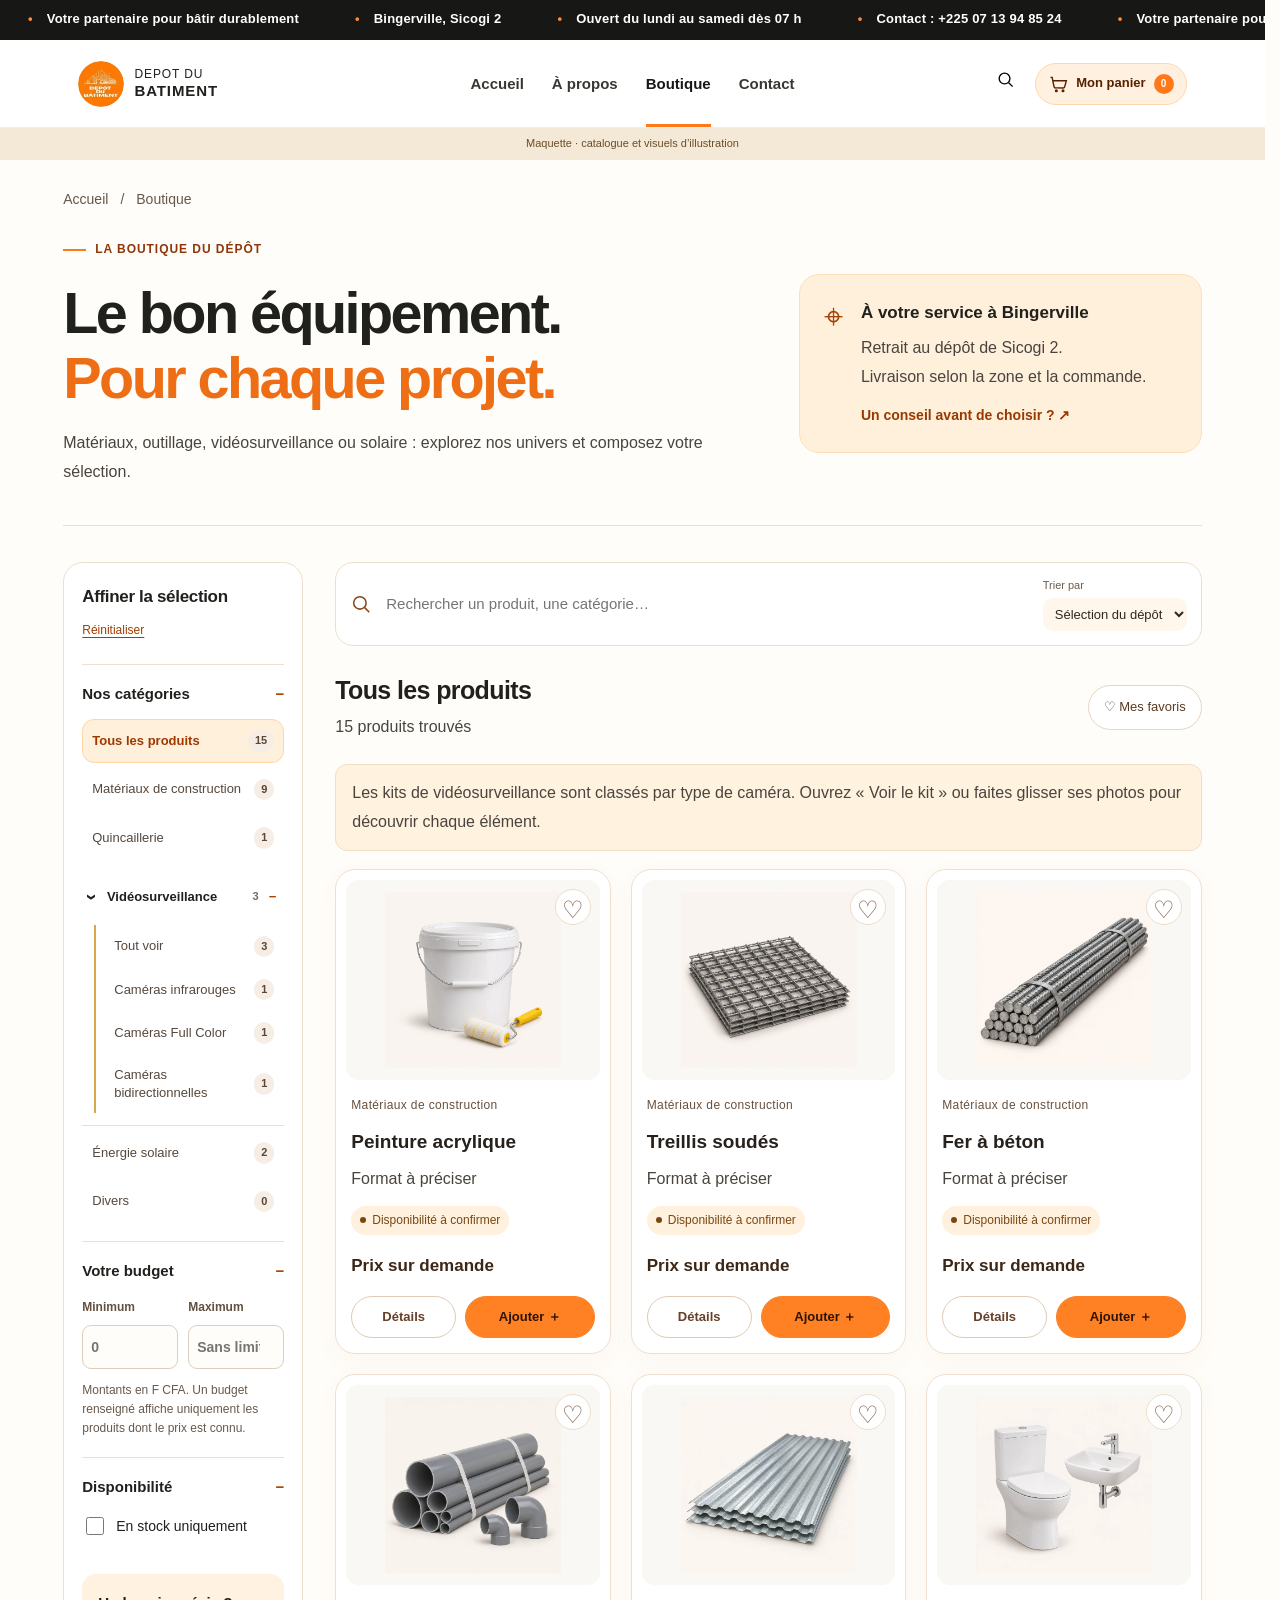
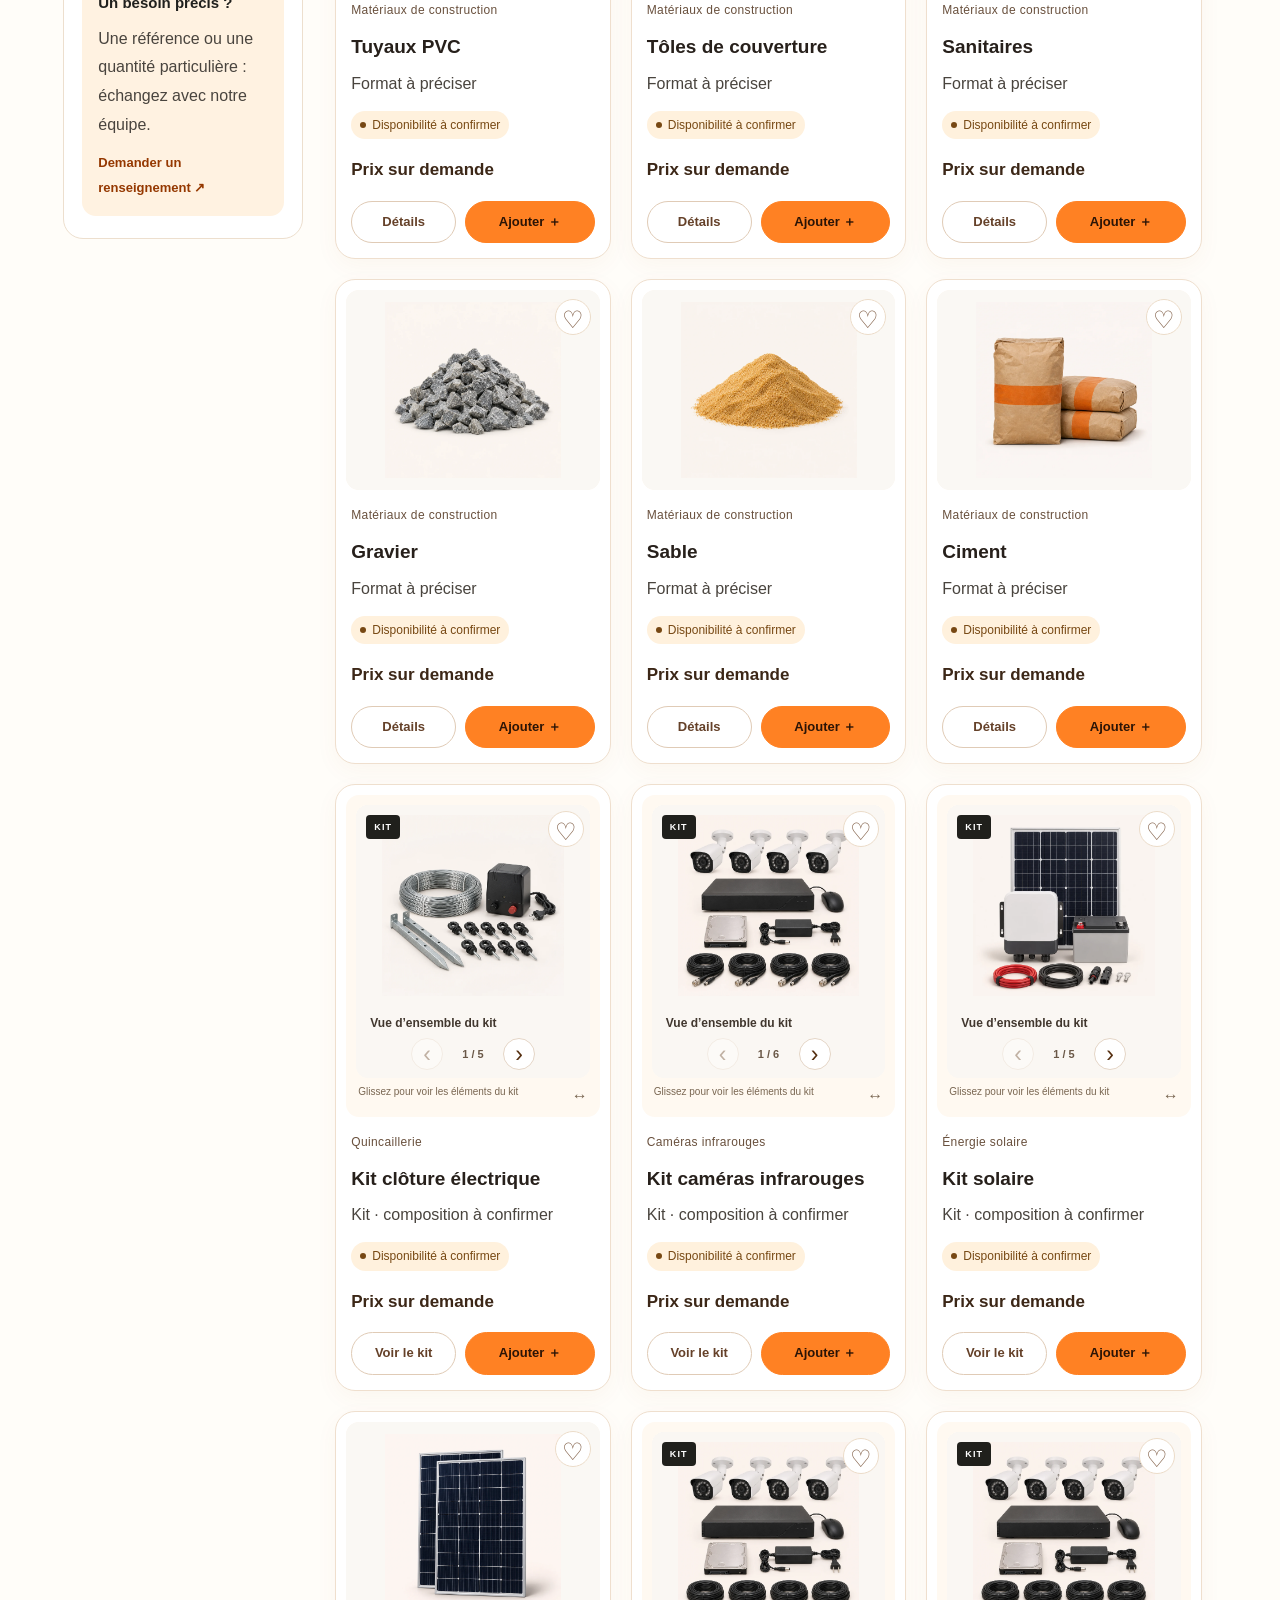
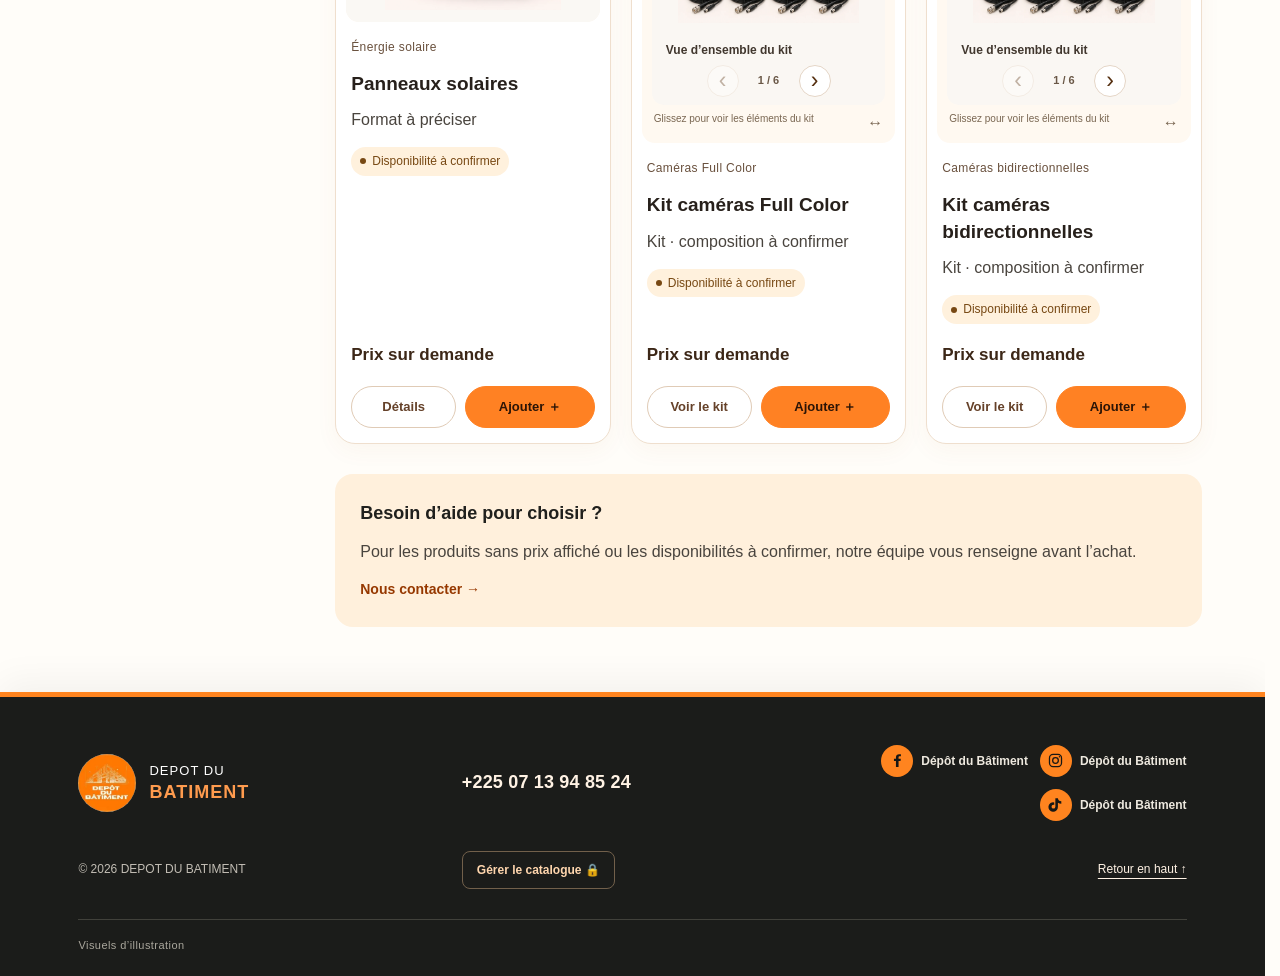
<file: boutique.html>
<!doctype html>
<html lang="fr">
  <head>
    <meta charset="utf-8" />
    <meta name="viewport" content="width=device-width, initial-scale=1" />
    <meta name="theme-color" content="#f47721" />
    <meta name="description" content="DEPOT DU BATIMENT — matériaux, outillage et équipements de chantier." />
    <title>Boutique — DEPOT DU BATIMENT</title>
    <link rel="stylesheet" href="styles.css" />
  <link rel="stylesheet" href="lisibilite.css" /><link rel="prefetch" href="index.html" as="document" />
<link rel="prefetch" href="a-propos.html" as="document" />
<link rel="prefetch" href="contact.html" as="document" />

<link rel="stylesheet" href="navigation.css" /><link rel="stylesheet" href="boutique.css" /><script src="preview-catalog.js?v=20261106-cart2"></script><script src="catalogue-demo.js?v=kits1"></script><link rel="stylesheet" href="kit-gallery.css?v=1"><script src="kit-gallery.js?v=1"></script><link rel="stylesheet" href="footer.css?v=20261107-1"></head>
  <body class="shop-page">
    <div class="notice" aria-label="Informations pratiques"><div class="notice-track"><div class="notice-group"><span>Votre partenaire pour bâtir durablement</span><span>Bingerville, Sicogi 2</span><span>Ouvert du lundi au samedi dès 07 h</span><span>Contact : +225 07 13 94 85 24</span></div><div class="notice-group" aria-hidden="true"><span>Votre partenaire pour bâtir durablement</span><span>Bingerville, Sicogi 2</span><span>Ouvert du lundi au samedi dès 07 h</span><span>Contact : +225 07 13 94 85 24</span></div></div></div>
    <header class="site-header">
      <a class="brand" href="index.html" aria-label="DEPOT DU BATIMENT, accueil">
        <img width="159" height="159" decoding="async" class="brand-logo" src="assets/logo-depot.webp" alt="Logo Dépôt du Bâtiment" />
        <span class="brand-name">DEPOT DU<br /><b>BATIMENT</b></span>
      </a>
      <nav class="main-nav" aria-label="Navigation principale"><a href="index.html" >Accueil</a><a href="a-propos.html">À propos</a><a href="boutique.html" class="active" aria-current="page">Boutique</a><a href="contact.html">Contact</a></nav>
      <div class="header-actions">
        <button class="icon-button search-toggle" aria-label="Rechercher" title="Rechercher"><svg viewBox="0 0 24 24"><circle cx="10.8" cy="10.8" r="6.8"/><path d="m16 16 5 5"/></svg></button>
        <button class="cart-button" id="openCart"><svg viewBox="0 0 24 24"><path d="M3 4h2l2.2 11.1a2 2 0 0 0 2 1.6h8.9a2 2 0 0 0 2-1.6L22 8H6"/><circle cx="10" cy="20" r="1"/><circle cx="18" cy="20" r="1"/></svg><span>Mon panier</span><b class="cart-count" id="cartCount" data-cart-count aria-hidden="true" style="visibility:hidden"></b></button>
        <button class="mobile-menu" id="menuToggle" aria-label="Ouvrir le menu" aria-expanded="false"><span></span><span></span></button>
      </div>
    </header><script>window.CatalogueCart.mount();</script>
<div class="preview-note" style="padding:7px 16px;text-align:center;font-size:11px;background:#f4e9d7;color:#6b4e27">Maquette · catalogue et visuels d’illustration</div><main id="haut"><section class="shop-hero shop-wrap"><nav class="shop-breadcrumb" aria-label="Fil d’Ariane"><a href="index.html">Accueil</a><span aria-hidden="true">/</span><span>Boutique</span></nav><div class="shop-hero-grid"><div><div class="eyebrow"><span></span> LA BOUTIQUE DU DÉPÔT</div><h1>Le bon équipement.<br><em>Pour chaque projet.</em></h1><p>Matériaux, outillage, vidéosurveillance ou solaire : explorez nos univers et composez votre sélection.</p></div><div class="shop-hero-note"><span aria-hidden="true">⌖</span><div><strong>À votre service à Bingerville</strong><p>Retrait au dépôt de Sicogi 2.<br>Livraison selon la zone et la commande.</p><a href="contact.html">Un conseil avant de choisir ? ↗</a></div></div></div></section>
<section class="shop-catalog shop-wrap" id="produits" aria-label="Catalogue de produits"><aside class="shop-sidebar"><div class="shop-sidebar-title"><h2>Affiner la sélection</h2><button type="button" id="resetFilters">Réinitialiser</button></div><details class="shop-filter-group" open><summary>Nos catégories</summary><div class="filters" id="filters" aria-label="Filtrer par catégorie"></div></details><details class="shop-filter-group" open><summary>Votre budget</summary><div class="shop-budget"><label for="minPrice">Minimum<input id="minPrice" type="number" min="0" step="1" inputmode="numeric" placeholder="0"></label><label for="maxPrice">Maximum<input id="maxPrice" type="number" min="0" step="1" inputmode="numeric" placeholder="Sans limite"></label></div><small>Montants en F CFA. Un budget renseigné affiche uniquement les produits dont le prix est connu.</small></details><details class="shop-filter-group" open><summary>Disponibilité</summary><label class="shop-stock-choice"><input type="checkbox" id="stockOnly"> En stock uniquement</label></details><div class="shop-sidebar-help"><strong>Un besoin précis ?</strong><p>Une référence ou une quantité particulière : échangez avec notre équipe.</p><a href="contact.html">Demander un renseignement ↗</a></div></aside>
<div class="shop-results"><div class="shop-toolbar"><label class="shop-search" for="productSearch"><svg viewBox="0 0 24 24" aria-hidden="true"><circle cx="10.8" cy="10.8" r="6.8"/><path d="m16 16 5 5"/></svg><input id="productSearch" aria-label="Rechercher dans la boutique" type="search" placeholder="Rechercher un produit, une catégorie…" autocomplete="off"></label><label class="shop-sort" for="sortProducts"><span>Trier par</span><select id="sortProducts"><option value="featured">Sélection du dépôt</option><option value="name-asc">Nom : A à Z</option><option value="price-asc">Prix croissant</option><option value="price-desc">Prix décroissant</option></select></label></div><div class="shop-results-meta"><div><h2 id="selectionTitle">Tous les produits</h2><p id="resultCount" role="status">Chargement du catalogue…</p></div><button type="button" class="shop-favourites-toggle" id="favouritesOnly" aria-pressed="false">♡ Mes favoris</button></div><p class="kit-catalog-note">Les kits de vidéosurveillance sont classés par type de caméra. Ouvrez « Voir le kit » ou faites glisser ses photos pour découvrir chaque élément.</p><div class="shop-active-filters" id="activeFilters" aria-label="Filtres appliqués"></div><p class="shop-budget-error" id="budgetError" role="status" hidden></p><div class="product-grid" id="productGrid" aria-live="polite"></div><div class="shop-catalog-note"><strong>Besoin d’aide pour choisir ?</strong><p>Pour les produits sans prix affiché ou les disponibilités à confirmer, notre équipe vous renseigne avant l’achat.</p><a href="contact.html">Nous contacter <span aria-hidden="true">→</span></a></div></div></section>
</main>    <footer><a class="brand brand-footer" href="index.html"><img width="159" height="159" decoding="async" class="brand-logo" src="assets/logo-depot.webp" alt="Logo Dépôt du Bâtiment" /><span class="brand-name">DEPOT DU<br /><b>BATIMENT</b></span></a><span>© 2026 DEPOT DU BATIMENT</span><a class="footer-phone" href="tel:+2250713948524">+225 07 13 94 85 24</a><div class="footer-socials" aria-label="Réseaux sociaux de Dépôt du Bâtiment"><a class="footer-social" href="https://www.facebook.com/share/1CB5PS27Be/" target="_blank" rel="noopener noreferrer" aria-label="Facebook Dépôt du Bâtiment"><span class="social-icon" aria-hidden="true"><svg viewBox="0 0 24 24"><path d="M13.5 21v-8.2h2.8l.4-3.2h-3.2V7.5c0-.9.3-1.5 1.6-1.5h1.7V3.2c-.3 0-1.4-.2-2.6-.2-2.6 0-4.4 1.6-4.4 4.5v2.1H7v3.2h2.8V21z"/></svg></span><b>Dépôt du Bâtiment</b></a><a class="footer-social" href="https://www.instagram.com/depotdubatiment?exln=Z25odjlvc3gxNHBs" target="_blank" rel="noopener noreferrer" aria-label="Instagram Dépôt du Bâtiment"><span class="social-icon" aria-hidden="true"><svg viewBox="0 0 24 24"><rect x="3.5" y="3.5" width="17" height="17" rx="5"/><circle cx="12" cy="12" r="4"/><circle class="instagram-dot" cx="17.6" cy="6.8" r="1"/></svg></span><b>Dépôt du Bâtiment</b></a><a class="footer-social" href="https://www.tiktok.com/@depot.batiment?_r=1&_t=ZS-9AnJ3aqPwXM" target="_blank" rel="noopener noreferrer" aria-label="TikTok Dépôt du Bâtiment"><span class="social-icon" aria-hidden="true"><svg viewBox="0 0 24 24"><path d="M15.4 3h-3.6v12.1a2.7 2.7 0 1 1-2.7-2.7c.4 0 .8.1 1.1.2V9a6.7 6.7 0 1 0 5.2 6.5V9.4a8.4 8.4 0 0 0 4.8 1.5V7.3a4.9 4.9 0 0 1-4.8-4.3z"/></svg></span><b>Dépôt du Bâtiment</b></a></div><button class="admin-open" id="openAdmin" aria-haspopup="dialog">Gérer le catalogue 🔒</button><a href="#haut">Retour en haut ↑</a><small class="illustration-note">Visuels d’illustration</small></footer>    <div class="overlay" id="overlay"></div>
    <aside class="cart-drawer" id="cartDrawer" role="dialog" aria-modal="true" aria-label="Mon panier" aria-hidden="true" tabindex="-1"><div class="drawer-head"><div><small>VOTRE SÉLECTION</small><h2>Mon panier <span id="drawerCount">(0)</span></h2></div><button class="close-button" id="closeCart" aria-label="Fermer">×</button></div><div class="cart-items" id="cartItems"></div><div class="cart-empty" id="cartEmpty"><div>＋</div><h3>Votre panier est vide</h3><p>Retrouvez vos produits ici après les avoir ajoutés depuis la boutique.</p><button id="continueShopping">Voir les produits</button></div><div class="drawer-foot" id="drawerFoot"><div class="subtotal"><span>Sous-total indicatif</span><b id="cartSubtotal">0 F CFA</b></div><small id="cartPriceNote">Livraison et produits sans prix : montant à confirmer.</small><button class="button button-orange checkout-button" id="checkoutButton">Continuer la commande <span>→</span></button></div></aside>
    <div class="modal-wrap" id="checkoutModal" role="dialog" aria-modal="true" aria-labelledby="checkoutTitle"><div class="modal"><button class="close-button modal-close" id="closeCheckout" aria-label="Fermer">×</button><h2 id="checkoutTitle">Finaliser ma commande</h2><p>Le paiement en ligne sera bientôt disponible. Votre panier reste enregistré sur cet appareil.</p><a class="button button-dark" href="contact.html">Contacter l’équipe</a></div></div>

    <div class="modal-wrap" id="adminModal" role="dialog" aria-modal="true" aria-labelledby="adminTitle">
      <div class="modal admin-modal">
        <button class="close-button modal-close" id="closeAdmin" aria-label="Fermer">×</button>
        <div class="eyebrow"><span></span> ESPACE RÉSERVÉ</div>
        <h2 id="adminTitle">Gestion du<br /><em>catalogue.</em></h2>
        <section id="adminLoginView">
          <p>Connectez-vous avec votre compte administrateur pour gérer le catalogue du dépôt.</p>
          <form id="adminLoginForm" class="admin-login-form" method="post" action="/api/admin/login">
            <label>Adresse e-mail<input name="email" type="email" autocomplete="username" required placeholder="admin@entreprise.ci" /></label>
            <label>Mot de passe<input name="password" type="password" autocomplete="current-password" required /></label>
            <button class="button button-orange" type="submit">Se connecter <span>→</span></button>
          </form>
          <div class="admin-feedback" id="adminLoginFeedback" role="status"></div>
        </section>
        <section id="adminWorkspace" hidden>
          <div class="admin-toolbar"><span id="adminWelcome"></span><button type="button" class="admin-logout" id="adminLogout">Déconnexion</button></div>
          <div class="admin-tabs" role="tablist"><button type="button" class="admin-tab active" data-admin-tab="products">Produits</button><button type="button" class="admin-tab" data-admin-tab="categories">Catégories</button></div>
          <section id="adminProductsPanel" class="admin-panel">
            <div class="admin-panel-heading"><div><h3>Produits</h3><p>Les modifications enregistrées sont appliquées au catalogue de la boutique.</p></div><button type="button" class="button button-orange admin-add" id="newProduct">＋ Nouveau produit</button></div>
            <form id="productAdminForm" class="admin-editor" hidden>
              <input type="hidden" name="id" />
              <div class="admin-form-grid">
                <label>Nom du produit<input name="name" required maxlength="180" /></label>
                <label>Catégorie<select name="categoryId" required></select></label>
                <label>Prix (F CFA)<input name="price" type="number" min="0" max="999999999999.99" step="0.01" placeholder="Vide = prix sur demande" /></label>
                <label>Stock<input name="stock" type="number" min="0" max="2147483647" step="1" placeholder="Vide = non renseigné" /></label>
                <label>Unité / format<input name="unit" maxlength="80" placeholder="Ex. sac de 50 kg" /></label>
                <div class="photo-picker"><span class="photo-picker-title">Photo du produit</span><input type="hidden" name="imageUrl" /><label class="photo-file-label" for="productImageFile">＋ Choisir une photo sur mon appareil<input id="productImageFile" type="file" accept="image/jpeg,image/png,image/webp" /></label><div class="photo-preview" id="productPhotoPreview"><img id="productPhotoImage" alt="Aperçu de la photo du produit" hidden /><span id="productPhotoEmpty">Aucune photo personnelle sélectionnée.</span></div><div class="photo-picker-footer"><small id="productPhotoStatus" role="status">JPG, PNG ou WebP · 8 Mo maximum. Image optimisée automatiquement.</small><button type="button" id="removeProductPhoto" hidden>Retirer la photo</button></div></div>

                <label class="admin-description">Description<textarea name="description" rows="2" maxlength="10000"></textarea></label>
                <label class="admin-checkbox"><input name="isActive" type="checkbox" checked /> Visible sur la boutique</label>
              </div>
              <div class="admin-form-actions"><button type="button" class="admin-cancel" id="cancelProductEdit">Annuler</button><button class="button button-dark" type="submit">Enregistrer le produit</button></div>
            </form>
            <div class="admin-feedback" id="productAdminFeedback" role="status"></div>
            <div class="admin-list" id="adminProductList"></div>
          </section>
          <section id="adminCategoriesPanel" class="admin-panel" hidden>
            <div class="admin-panel-heading"><div><h3>Catégories</h3><p>Une catégorie retirée peut être réactivée.</p></div><button type="button" class="button button-orange admin-add" id="newCategory">＋ Nouvelle catégorie</button></div>
            <form id="categoryAdminForm" class="admin-editor" hidden>
              <input type="hidden" name="id" />
              <div class="admin-form-grid"><label>Nom<input name="name" required maxlength="120" /></label><label>Description<input name="description" maxlength="500" /></label><div class="photo-picker"><span class="photo-picker-title">Image de la catégorie (facultative)</span><input type="hidden" name="imageUrl" /><label class="photo-file-label" for="categoryImageFile">＋ Choisir une image sur mon appareil<input id="categoryImageFile" type="file" accept="image/jpeg,image/png,image/webp" /></label><div class="photo-preview"><img id="categoryPhotoImage" alt="Aperçu de l’image de la catégorie" hidden /><span id="categoryPhotoEmpty">Aucune image personnelle sélectionnée.</span></div><div class="photo-picker-footer"><small id="categoryPhotoStatus" role="status">JPG, PNG ou WebP · 8 Mo maximum. Image optimisée automatiquement.</small><button type="button" id="removeCategoryPhoto" hidden>Retirer l’image</button></div></div><label class="admin-checkbox"><input name="isActive" type="checkbox" checked /> Active sur la boutique</label></div>
              <div class="admin-form-actions"><button type="button" class="admin-cancel" id="cancelCategoryEdit">Annuler</button><button class="button button-dark" type="submit">Enregistrer la catégorie</button></div>
            </form>
            <div class="admin-feedback" id="categoryAdminFeedback" role="status"></div>
            <div class="admin-list" id="adminCategoryList"></div>
          </section>
        </section>
      </div>
    </div>
<dialog class="shop-product-dialog" id="productDetails" aria-labelledby="detailTitle"><button type="button" class="close-button" id="closeDetails" aria-label="Fermer la fiche produit">×</button><div id="productDetailsContent"></div></dialog><div class="shop-toast" id="shopFeedback" role="status" aria-live="polite"></div>
    <script src="shop-tools.js?v=20261106-cart2"></script><script src="app.js?v=kits1"></script>
    <script src="demo-admin.js?v=20261106-cart2"></script>
    <script src="product-photo.js?v=20261106-cart2"></script>


  <script src="boutique-navigation.js?v=kits1"></script><script src="letter-hover.js?v=2" defer></script></body>
</html>
</file>
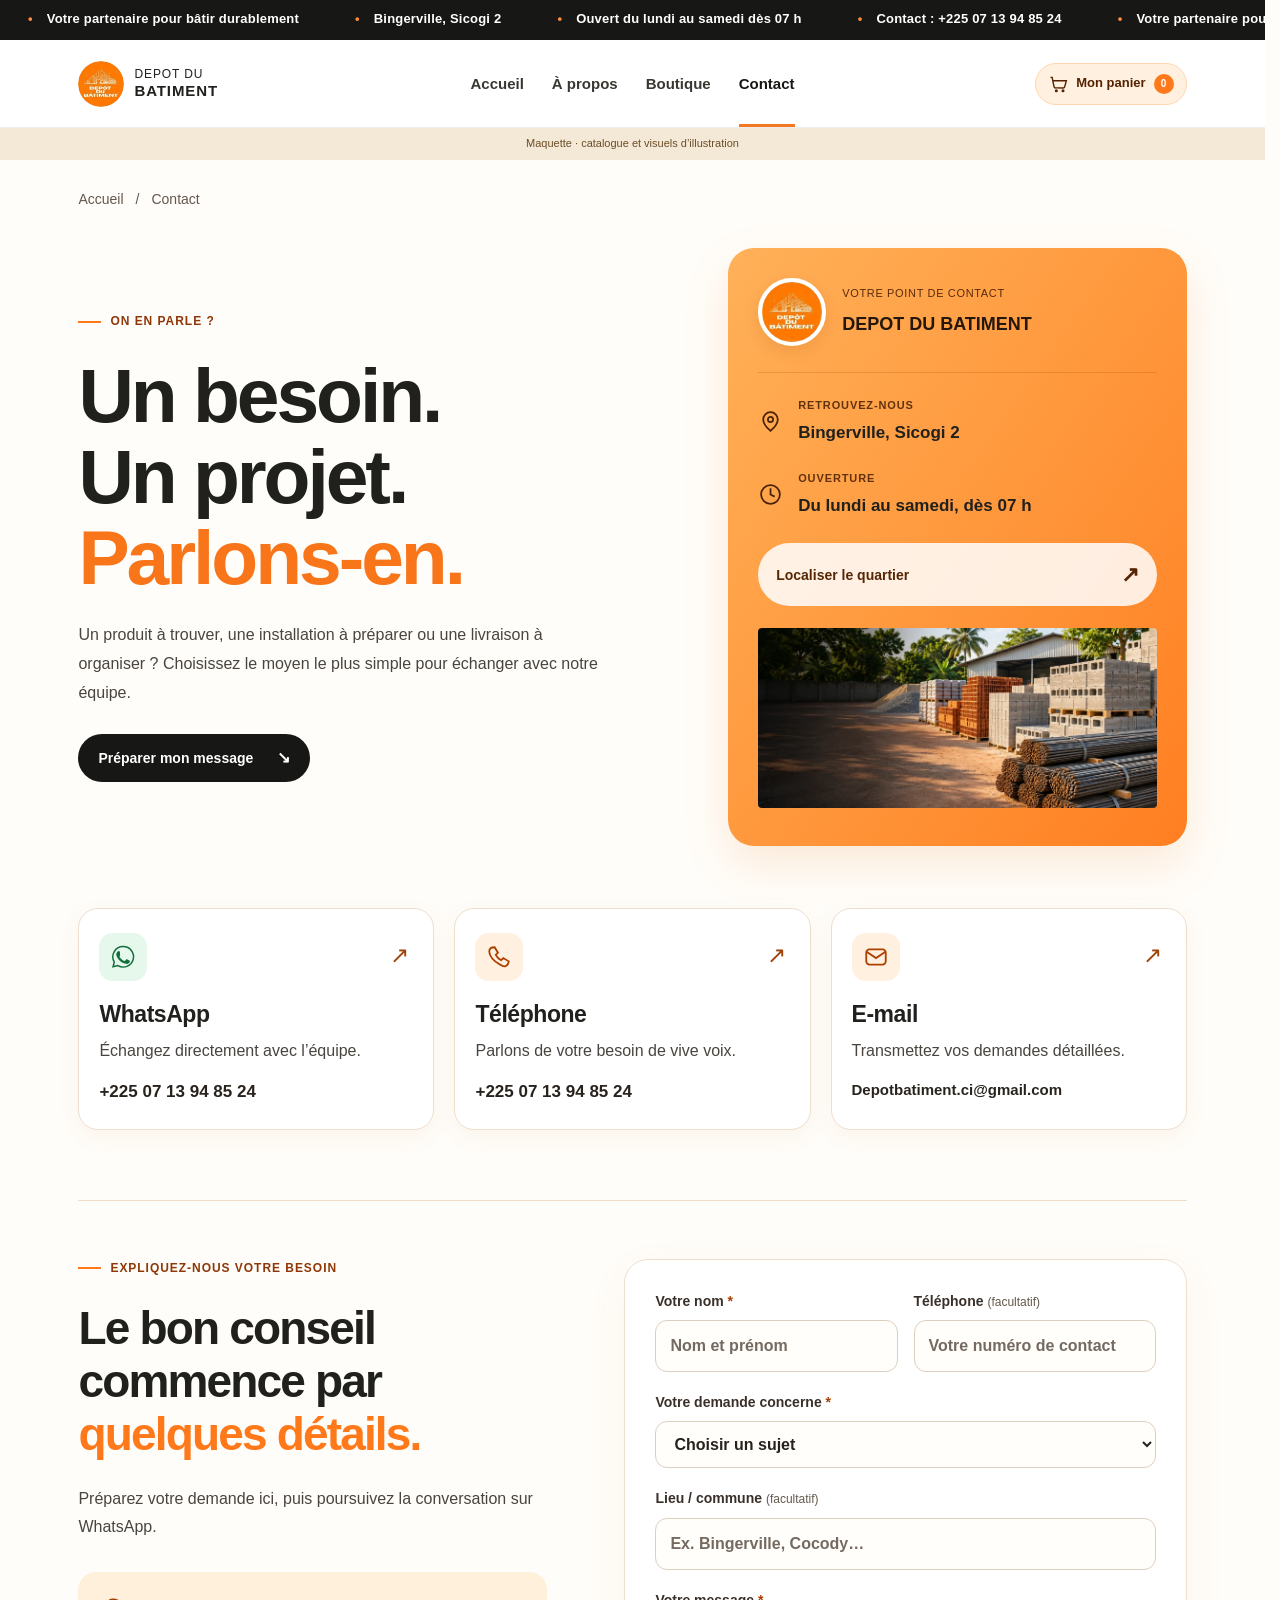
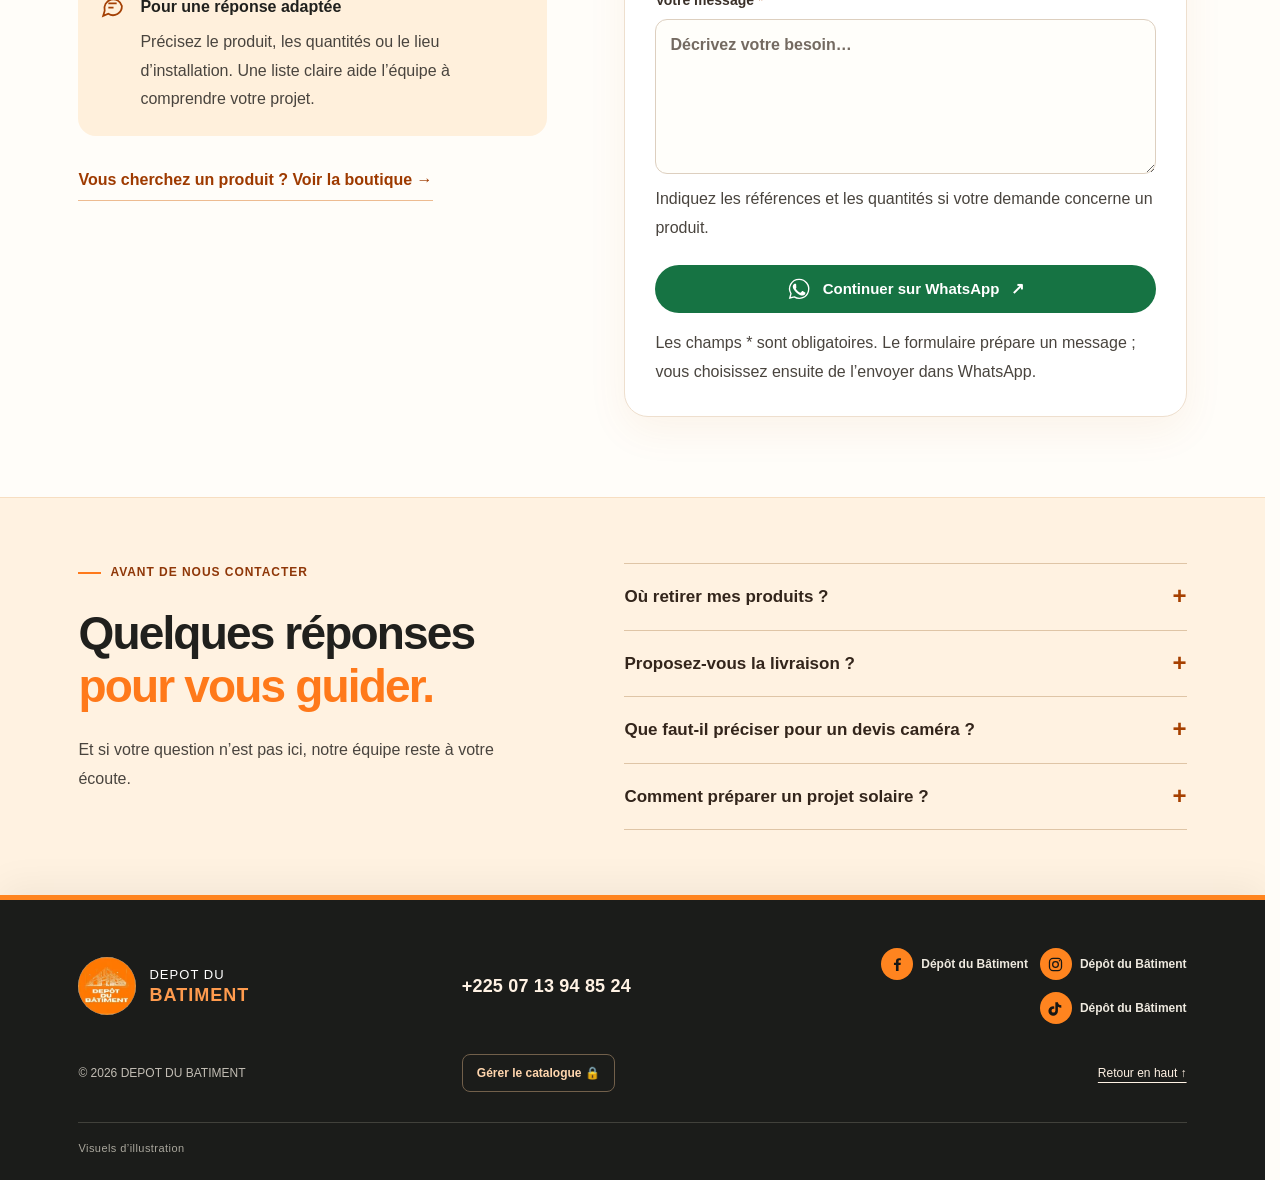
<file: contact.html>
<!doctype html>
<html lang="fr">
  <head>
    <meta charset="utf-8" />
    <meta name="viewport" content="width=device-width, initial-scale=1" />
    <meta name="theme-color" content="#f47721" />
    <meta name="description" content="Contactez DEPOT DU BATIMENT à Bingerville : WhatsApp, téléphone, e-mail, renseignements produits et devis d’installation." />
    <title>Contact — DEPOT DU BATIMENT</title>
    <link rel="stylesheet" href="styles.css" /><link rel="stylesheet" href="accueil.css" />
  <link rel="stylesheet" href="lisibilite.css" /><link rel="prefetch" href="index.html" as="document" />
<link rel="prefetch" href="a-propos.html" as="document" />
<link rel="prefetch" href="boutique.html" as="document" />

<link rel="stylesheet" href="contact.css" /><link rel="stylesheet" href="navigation.css" /><script src="preview-catalog.js?v=20261106-cart2"></script><script src="catalogue-demo.js?v=kits1"></script><link rel="stylesheet" href="kit-gallery.css?v=1"><script src="kit-gallery.js?v=1"></script><link rel="stylesheet" href="footer.css?v=20261107-1"></head>
  <body class="contact-page">
    <div class="notice" aria-label="Informations pratiques"><div class="notice-track"><div class="notice-group"><span>Votre partenaire pour bâtir durablement</span><span>Bingerville, Sicogi 2</span><span>Ouvert du lundi au samedi dès 07 h</span><span>Contact : +225 07 13 94 85 24</span></div><div class="notice-group" aria-hidden="true"><span>Votre partenaire pour bâtir durablement</span><span>Bingerville, Sicogi 2</span><span>Ouvert du lundi au samedi dès 07 h</span><span>Contact : +225 07 13 94 85 24</span></div></div></div>
    <header class="site-header">
      <a class="brand" href="index.html" aria-label="DEPOT DU BATIMENT, accueil">
        <img width="159" height="159" decoding="async" class="brand-logo" src="assets/logo-depot.webp" alt="Logo Dépôt du Bâtiment" />
        <span class="brand-name">DEPOT DU<br /><b>BATIMENT</b></span>
      </a>
      <nav class="main-nav" aria-label="Navigation principale"><a href="index.html" >Accueil</a><a href="a-propos.html">À propos</a><a href="boutique.html">Boutique</a><a href="contact.html" aria-current="page" class="active">Contact</a></nav>
      <div class="header-actions">
<a class="cart-button home-cart" href="boutique.html#panier" aria-label="Ouvrir mon panier"><svg viewBox="0 0 24 24"><path d="M3 4h2l2.2 11.1a2 2 0 0 0 2 1.6h8.9a2 2 0 0 0 2-1.6L22 8H6"/><circle cx="10" cy="20" r="1"/><circle cx="18" cy="20" r="1"/></svg><span>Mon panier</span><b class="cart-count" data-cart-count aria-hidden="true" style="visibility:hidden"></b></a>        <button class="mobile-menu" id="menuToggle" aria-label="Ouvrir le menu"><span></span><span></span></button>
      </div>
    </header><script>window.CatalogueCart.mount();</script>
<div class="preview-note" style="padding:7px 16px;text-align:center;font-size:11px;background:#f4e9d7;color:#6b4e27">Maquette · catalogue et visuels d’illustration</div><main id="haut">
<section class="contact-hero contact-wrap" aria-labelledby="contactTitle"><nav class="contact-breadcrumb" aria-label="Fil d’Ariane"><a href="index.html">Accueil</a><span aria-hidden="true">/</span><span>Contact</span></nav><div class="contact-hero-grid"><div><div class="eyebrow"><span></span> ON EN PARLE ?</div><h1 id="contactTitle">Un besoin.<br>Un projet.<br><em>Parlons-en.</em></h1><p>Un produit à trouver, une installation à préparer ou une livraison à organiser ? Choisissez le moyen le plus simple pour échanger avec notre équipe.</p><a class="button button-dark" href="#renseignement">Préparer mon message <span aria-hidden="true">↘</span></a></div><aside class="contact-address-card"><div class="contact-address-top"><img src="assets/logo-depot.webp" width="159" height="159" alt="Dépôt du Bâtiment"><span>VOTRE POINT DE CONTACT<br><strong>DEPOT DU BATIMENT</strong></span></div><div class="contact-address-line"><svg viewBox="0 0 24 24" aria-hidden="true"><path d="M19 10c0 5-7 11-7 11S5 15 5 10a7 7 0 1 1 14 0Z"/><circle cx="12" cy="10" r="2.5"/></svg><div><small>RETROUVEZ-NOUS</small><strong>Bingerville, Sicogi 2</strong></div></div><div class="contact-address-line"><svg viewBox="0 0 24 24" aria-hidden="true"><circle cx="12" cy="12" r="9"/><path d="M12 6v6l4 2"/></svg><div><small>OUVERTURE</small><strong>Du lundi au samedi, dès 07 h</strong></div></div><a class="contact-map-link" href="https://www.google.com/maps/search/?api=1&amp;query=Bingerville%20Sicogi%202" target="_blank" rel="noopener noreferrer">Localiser le quartier <span aria-hidden="true">↗</span></a><img class="contact-editorial-image" src="assets/visuels-20261107/hero-batiment.webp" alt="Illustration de matériaux pour vos projets" loading="lazy"></aside></div></section>
<section class="contact-channels contact-wrap" aria-label="Nous joindre directement"><a class="contact-channel whatsapp-channel" href="https://wa.me/2250713948524" target="_blank" rel="noopener noreferrer"><span class="channel-icon whatsapp-icon"><svg viewBox="0 0 32 32" aria-hidden="true"><path d="M16 3.2A12.5 12.5 0 0 0 5.3 22.2L3.7 28l6-1.5A12.6 12.6 0 1 0 16 3.2Z"/><path d="M12.2 9.6c-.3-.7-.7-.7-1-.7h-.8c-.3 0-.8.1-1.2.6-.4.5-1.5 1.4-1.5 3.4s1.5 3.9 1.7 4.2c.2.3 2.9 4.7 7.1 6.4 3.5 1.4 4.2 1.1 4.9 1 .8-.1 2.5-1 2.8-1.9.4-.9.4-1.7.3-1.9-.1-.2-.4-.3-.8-.5l-2.8-1.4c-.4-.2-.7-.3-1 .2-.3.4-1.1 1.4-1.4 1.7-.3.3-.5.3-.9.1-.4-.2-1.8-.7-3.4-2.1-1.3-1.1-2.1-2.5-2.4-2.9-.2-.4 0-.6.2-.8.2-.3.3-.4.4-.7.1-.3.1-.5 0-.7Z"/></svg></span><div><h2>WhatsApp</h2><p>Échangez directement avec l’équipe.</p><strong>+225 07 13 94 85 24</strong></div><span class="channel-arrow" aria-hidden="true">↗</span></a><a class="contact-channel" href="tel:+2250713948524"><span class="channel-icon"><svg viewBox="0 0 24 24" aria-hidden="true"><path d="m8 3 3 5-2 2c1.5 3 2 3.5 5 5l2-2 5 3c-1 5-4 6-8 3C7 16 3 11 3 7c0-3 2-4 5-4Z"/></svg></span><div><h2>Téléphone</h2><p>Parlons de votre besoin de vive voix.</p><strong>+225 07 13 94 85 24</strong></div><span class="channel-arrow" aria-hidden="true">↗</span></a><a class="contact-channel" href="mailto:Depotbatiment.ci@gmail.com"><span class="channel-icon"><svg viewBox="0 0 24 24" aria-hidden="true"><rect x="3" y="5" width="18" height="14" rx="3"/><path d="m3 7 9 6 9-6"/></svg></span><div><h2>E-mail</h2><p>Transmettez vos demandes détaillées.</p><strong>Depotbatiment.ci@gmail.com</strong></div><span class="channel-arrow" aria-hidden="true">↗</span></a></section>
<section class="contact-form-section contact-wrap" id="renseignement" aria-labelledby="messageTitle"><div class="contact-form-intro"><div class="eyebrow"><span></span> EXPLIQUEZ-NOUS VOTRE BESOIN</div><h2 id="messageTitle">Le bon conseil<br>commence par<br><em>quelques détails.</em></h2><p>Préparez votre demande ici, puis poursuivez la conversation sur WhatsApp.</p><div class="contact-tip"><span><svg viewBox="0 0 24 24" aria-hidden="true"><path d="M21 11.5A8.5 8.5 0 0 1 8 19l-5 2 1.5-5A8.5 8.5 0 1 1 21 11.5Z"/><path d="M8 9h8M8 13h5"/></svg></span><div><strong>Pour une réponse adaptée</strong><p>Précisez le produit, les quantités ou le lieu d’installation. Une liste claire aide l’équipe à comprendre votre projet.</p></div></div><a class="contact-shop-link" href="boutique.html">Vous cherchez un produit ? Voir la boutique <span aria-hidden="true">→</span></a></div>
<form class="contact-enquiry" id="contactEnquiry"><div class="contact-form-row"><label for="contactName">Votre nom <span aria-hidden="true">*</span><input id="contactName" name="name" autocomplete="name" required maxlength="100" placeholder="Nom et prénom"></label><label for="contactPhone">Téléphone <small>(facultatif)</small><input id="contactPhone" name="phone" type="tel" autocomplete="tel" maxlength="40" placeholder="Votre numéro de contact"></label></div><label for="contactSubject">Votre demande concerne <span aria-hidden="true">*</span><select id="contactSubject" name="subject" required><option value="" selected disabled>Choisir un sujet</option><option>Un produit ou une disponibilité</option><option>Une installation de caméras</option><option>Une installation solaire</option><option>Un retrait ou une livraison</option><option>Une autre question</option></select></label><label for="contactLocation">Lieu / commune <small>(facultatif)</small><input id="contactLocation" name="location" autocomplete="address-level2" maxlength="140" placeholder="Ex. Bingerville, Cocody…"></label><label for="contactMessage">Votre message <span aria-hidden="true">*</span><textarea id="contactMessage" name="message" rows="5" required minlength="10" maxlength="3000" placeholder="Décrivez votre besoin…" aria-describedby="contactMessageHelp"></textarea></label><p class="contact-field-help" id="contactMessageHelp">Indiquez les références et les quantités si votre demande concerne un produit.</p><button class="button contact-send" type="submit"><svg viewBox="0 0 32 32" aria-hidden="true"><path d="M16 3.2A12.5 12.5 0 0 0 5.3 22.2L3.7 28l6-1.5A12.6 12.6 0 1 0 16 3.2Z"/><path d="M12.2 9.6c-.3-.7-.7-.7-1-.7h-.8c-.3 0-.8.1-1.2.6-.4.5-1.5 1.4-1.5 3.4s1.5 3.9 1.7 4.2c.2.3 2.9 4.7 7.1 6.4 3.5 1.4 4.2 1.1 4.9 1 .8-.1 2.5-1 2.8-1.9.4-.9.4-1.7.3-1.9-.1-.2-.4-.3-.8-.5l-2.8-1.4c-.4-.2-.7-.3-1 .2-.3.4-1.1 1.4-1.4 1.7-.3.3-.5.3-.9.1-.4-.2-1.8-.7-3.4-2.1-1.3-1.1-2.1-2.5-2.4-2.9-.2-.4 0-.6.2-.8.2-.3.3-.4.4-.7.1-.3.1-.5 0-.7Z"/></svg><span>Continuer sur WhatsApp</span><span aria-hidden="true">↗</span></button><p class="contact-form-note">Les champs * sont obligatoires. Le formulaire prépare un message ; vous choisissez ensuite de l’envoyer dans WhatsApp.</p><div class="contact-form-status" id="contactFormStatus" role="status" hidden><p>Votre message est prêt. Envoyez-le dans WhatsApp pour le transmettre à l’équipe.</p><a id="contactPreparedLink" target="_blank" rel="noopener noreferrer">Ouvrir le message dans WhatsApp ↗</a></div><noscript><p>Pour nous écrire, <a href="https://wa.me/2250713948524">ouvrez directement WhatsApp</a>.</p></noscript></form></section>
<section class="contact-faq-section" aria-labelledby="faqTitle"><div class="contact-wrap contact-faq-layout"><div><div class="eyebrow"><span></span> AVANT DE NOUS CONTACTER</div><h2 id="faqTitle">Quelques réponses<br><em>pour vous guider.</em></h2><p>Et si votre question n’est pas ici, notre équipe reste à votre écoute.</p></div><div class="contact-faq"><details><summary>Où retirer mes produits ?</summary><p>Le retrait s’effectue au dépôt de Bingerville, Sicogi 2. Contactez l’équipe pour confirmer la disponibilité des produits avant votre déplacement.</p></details><details><summary>Proposez-vous la livraison ?</summary><p>La livraison est possible selon votre zone et votre commande. Communiquez votre localisation et les produits souhaités pour faire confirmer les frais.</p></details><details><summary>Que faut-il préciser pour un devis caméra ?</summary><p>Indiquez le lieu d’installation et le nombre de caméras intérieures et extérieures souhaitées. L’équipe vous guidera sur les équipements adaptés.</p></details><details><summary>Comment préparer un projet solaire ?</summary><p>Précisez votre localisation, les appareils à alimenter et votre besoin d’utilisation. Ces éléments permettront d’échanger sur le choix du kit et l’installation.</p></details></div></div></section>
</main>    <footer><a class="brand brand-footer" href="index.html"><img width="159" height="159" decoding="async" class="brand-logo" src="assets/logo-depot.webp" alt="Logo Dépôt du Bâtiment" /><span class="brand-name">DEPOT DU<br /><b>BATIMENT</b></span></a><span>© 2026 DEPOT DU BATIMENT</span><a class="footer-phone" href="tel:+2250713948524">+225 07 13 94 85 24</a><div class="footer-socials" aria-label="Réseaux sociaux de Dépôt du Bâtiment"><a class="footer-social" href="https://www.facebook.com/share/1CB5PS27Be/" target="_blank" rel="noopener noreferrer" aria-label="Facebook Dépôt du Bâtiment"><span class="social-icon" aria-hidden="true"><svg viewBox="0 0 24 24"><path d="M13.5 21v-8.2h2.8l.4-3.2h-3.2V7.5c0-.9.3-1.5 1.6-1.5h1.7V3.2c-.3 0-1.4-.2-2.6-.2-2.6 0-4.4 1.6-4.4 4.5v2.1H7v3.2h2.8V21z"/></svg></span><b>Dépôt du Bâtiment</b></a><a class="footer-social" href="https://www.instagram.com/depotdubatiment?exln=Z25odjlvc3gxNHBs" target="_blank" rel="noopener noreferrer" aria-label="Instagram Dépôt du Bâtiment"><span class="social-icon" aria-hidden="true"><svg viewBox="0 0 24 24"><rect x="3.5" y="3.5" width="17" height="17" rx="5"/><circle cx="12" cy="12" r="4"/><circle class="instagram-dot" cx="17.6" cy="6.8" r="1"/></svg></span><b>Dépôt du Bâtiment</b></a><a class="footer-social" href="https://www.tiktok.com/@depot.batiment?_r=1&_t=ZS-9AnJ3aqPwXM" target="_blank" rel="noopener noreferrer" aria-label="TikTok Dépôt du Bâtiment"><span class="social-icon" aria-hidden="true"><svg viewBox="0 0 24 24"><path d="M15.4 3h-3.6v12.1a2.7 2.7 0 1 1-2.7-2.7c.4 0 .8.1 1.1.2V9a6.7 6.7 0 1 0 5.2 6.5V9.4a8.4 8.4 0 0 0 4.8 1.5V7.3a4.9 4.9 0 0 1-4.8-4.3z"/></svg></span><b>Dépôt du Bâtiment</b></a></div><a class="admin-open" href="boutique.html#gestion">Gérer le catalogue 🔒</a><a href="#haut">Retour en haut ↑</a><small class="illustration-note">Visuels d’illustration</small></footer><script src="accueil.js?v=kits1"></script><script src="letter-hover.js?v=2" defer></script><script src="contact.js" defer></script></body></html>
</file>
<file: styles.css>
:root{--orange:#f47721;--orange-dark:#d95f12;--ink:#171715;--muted:#777670;--paper:#fff;--cream:#f7f5f1;--line:#e9e6e0;--font:'DM Sans',sans-serif;--display:'Manrope',sans-serif}*{box-sizing:border-box}html{scroll-behavior:smooth}body{margin:0;color:var(--ink);background:#fff;font-family:var(--font);font-size:14px}button,input,select,textarea{font:inherit}a{color:inherit;text-decoration:none}.notice{height:34px;background:#171715;color:#eee;display:flex;align-items:center;justify-content:space-between;padding:0 6.2%;font-size:10px;letter-spacing:.04em}.notice-right{color:#bdbbb6}.site-header{height:88px;padding:0 6.2%;display:flex;align-items:center;justify-content:space-between;border-bottom:1px solid #f0eee9;background:#fff}.brand{display:flex;align-items:center;gap:10px;min-width:190px}.brand-mark{height:34px;width:34px;background:var(--orange);display:flex;align-items:flex-end;gap:3px;padding:7px 6px}.brand-mark i{display:block;width:6px;background:#171715;transform:skew(-25deg)}.brand-mark i:nth-child(1){height:12px}.brand-mark i:nth-child(2){height:18px}.brand-mark i:nth-child(3){height:22px}.brand-name{font-family:var(--display);font-size:11px;letter-spacing:.075em;line-height:1.2}.brand-name b{font-size:13px}.main-nav{display:flex;gap:40px;align-items:center;height:100%;font-size:12px;color:#5f5d58}.main-nav a{height:100%;display:flex;align-items:center;position:relative}.main-nav a.active,.main-nav a:hover{color:var(--ink);font-weight:700}.main-nav a.active:after{content:"";position:absolute;bottom:0;left:0;right:0;height:3px;background:var(--orange)}.header-actions{display:flex;align-items:center;gap:22px}.icon-button,.mobile-menu{border:0;background:transparent;padding:6px;cursor:pointer}.icon-button svg,.cart-button svg,.search-box svg{width:19px;height:19px;fill:none;stroke:currentColor;stroke-width:1.7}.cart-button{background:transparent;border:0;display:flex;align-items:center;gap:9px;font-size:12px;font-weight:700;cursor:pointer}.cart-count{font-size:10px;color:#fff;background:var(--orange);border-radius:50%;width:20px;height:20px;display:grid;place-items:center}.mobile-menu{display:none}.hero{min-height:530px;padding:54px 6.2% 62px;display:grid;grid-template-columns:1fr 1.04fr;align-items:center;gap:3.5%;position:relative;overflow:hidden}.hero-copy{padding:0 0 4px}.eyebrow{font-size:9px;letter-spacing:.15em;font-weight:800;display:flex;align-items:center;gap:9px;color:#726f68}.eyebrow>span{width:23px;height:2px;background:var(--orange)}h1,h2,h3,p{margin-top:0}.hero h1{font-family:var(--display);font-size:clamp(42px,5.1vw,69px);line-height:1.09;letter-spacing:-.055em;margin:22px 0 18px;font-weight:700}.hero h1 em,h2 em{color:var(--orange);font-style:normal}.hero-copy>p{font-size:14px;line-height:1.8;color:#77756f;max-width:395px;margin-bottom:25px}.hero-actions{display:flex;align-items:center;gap:24px}.button{border:0;display:inline-flex;align-items:center;justify-content:space-between;gap:24px;min-height:48px;padding:0 19px;font-size:11px;font-weight:700;cursor:pointer;transition:.2s}.button span{font-size:16px}.button-dark{background:var(--ink);color:#fff}.button-dark:hover{background:#333}.button-orange{background:var(--orange);color:#fff}.button-orange:hover{background:var(--orange-dark)}.text-link{font-size:11px;font-weight:700}.text-link span{color:var(--orange);margin-left:7px}.hero-proof{display:flex;align-items:center;gap:14px;margin-top:40px;font-size:10px;color:#85827b;line-height:1.6}.hero-proof b{color:#292824;font-weight:700}.proof-icons{display:flex}.proof-icons span{width:31px;height:31px;margin-right:-6px;border:2px solid white;border-radius:50%;background:#eee8df;color:var(--orange-dark);display:grid;place-items:center;font-size:12px}.proof-icons span:nth-child(2){background:#e8d6c4}.proof-icons span:nth-child(3){background:#292824;color:#fff}.hero-art{position:relative;height:400px;background:#d8a26a;overflow:hidden;background:linear-gradient(127deg,#dfbd91 0%,#d68b4c 47%,#a45129 100%)}.hero-art:before{content:"";position:absolute;inset:0;background:linear-gradient(90deg,rgba(25,24,22,.12),transparent 60%),radial-gradient(ellipse at 70% 80%,rgba(38,25,18,.5),transparent 45%)}.sun{position:absolute;width:128px;height:128px;border-radius:50%;background:#f4c88e;right:18%;top:45px;opacity:.8}.building{position:absolute;bottom:67px;display:grid;grid-template-columns:repeat(2,1fr);gap:8px;padding:13px;background:#eee0cc}.building span{display:block;background:#a7663e;opacity:.85}.building-back{height:190px;width:126px;right:23%;bottom:106px;transform:skewY(-5deg);background:#cbb69b}.building-back span{background:#b48259}.building-front{height:210px;width:190px;right:5%;bottom:47px;box-shadow:12px 16px 20px #43261555}.building-front span{background:linear-gradient(140deg,#bf7845,#9c5630)}.cement{position:absolute;background:linear-gradient(150deg,#eee9de,#c9c3b7);box-shadow:0 12px 15px #241b1530;bottom:31px;left:12%;width:100px;height:69px;clip-path:polygon(13% 0,87% 0,100% 100%,0 100%)}.cement-two{left:29%;bottom:24px;width:87px;height:78px;background:linear-gradient(150deg,#ded8cd,#aaa498)}.steel{position:absolute;left:4%;bottom:0;width:132px;height:215px;transform:rotate(14deg);display:flex;gap:12px}.steel i{height:100%;width:5px;background:linear-gradient(90deg,#574c41,#b2a596 45%,#51483f);border-radius:4px}.steel:after{content:"";position:absolute;left:-6px;right:-10px;top:44%;height:6px;background:#78695a;box-shadow:0 24px #78695a,0 48px #78695a}.art-caption{position:absolute;top:33px;left:30px;color:#fff;z-index:3;text-shadow:0 1px 6px #3f251c55}.art-caption small{font-size:8px;letter-spacing:.16em;display:block;margin-bottom:9px}.art-caption strong{font-family:var(--display);font-size:17px;line-height:1.35}.art-stamp{position:absolute;right:27px;top:29px;width:59px;height:59px;border:1px solid #ffffff9c;border-radius:50%;display:grid;align-content:center;text-align:center;font-size:8px;letter-spacing:.15em;color:white;line-height:1.5;transform:rotate(10deg)}.hero-pagination{position:absolute;bottom:24px;right:6.2%;font-size:9px;color:#aaa69f;display:flex;align-items:center;gap:9px}.hero-pagination b{color:#292824}.hero-pagination>span{width:43px;height:1px;background:#d7d4ce}.hero-pagination button{border:0;border-radius:50%;width:30px;height:30px;background:#f4f2ee;margin-left:15px;cursor:pointer}.trust-strip{margin:0 6.2%;background:var(--cream);display:grid;grid-template-columns:repeat(4,1fr);padding:21px 26px;align-items:center}.trust-strip>div{display:flex;gap:11px;align-items:center;padding:0 14px;border-right:1px solid #e2ded6}.trust-strip>div:first-child{padding-left:0}.trust-strip>div:nth-child(3){border:0}.trust-icon{width:29px;height:29px;display:grid;place-items:center;color:var(--orange);background:#fff;font-size:15px}.trust-strip b,.trust-strip small{display:block}.trust-strip b{font-size:10px;margin-bottom:5px}.trust-strip small{font-size:9px;color:#8a877f}.trust-strip .trust-note{display:block;border:0;text-align:right;font-size:8px;letter-spacing:.12em;color:#8a877f;line-height:1.7}.trust-note a{display:block;font-family:var(--display);font-size:13px;color:#272622;letter-spacing:0;font-weight:700}.trust-note b{display:inline;color:var(--orange)}.section-wrap{padding-left:9.5%;padding-right:9.5%}.catalog{padding-top:91px;padding-bottom:89px}.section-heading{display:flex;justify-content:space-between;align-items:flex-end;margin-bottom:36px}.section-heading h2,.contact h2{font-family:var(--display);font-size:38px;letter-spacing:-.05em;line-height:1.15;margin:16px 0 0}.section-heading>p{max-width:330px;font-size:12px;line-height:1.8;color:#85827b;margin:0 0 4px}.catalog-toolbar{display:flex;justify-content:space-between;align-items:center;border-bottom:1px solid var(--line);padding-bottom:16px;margin-bottom:23px}.filters{display:flex;align-items:center;gap:23px}.filter{border:0;background:none;color:#87847e;font-size:10px;padding:8px 0;cursor:pointer}.filter.active{color:#171715;font-weight:700;position:relative}.filter.active:after{content:"";position:absolute;height:2px;background:var(--orange);bottom:-17px;left:0;right:0}.filter span{font-size:8px;color:var(--orange);margin-left:3px}.catalog-controls{display:flex;gap:12px}.search-box{height:34px;border:1px solid var(--line);display:flex;align-items:center;padding:0 10px;gap:6px}.search-box svg{width:14px;color:#888}.search-box input{border:0;outline:none;font-size:9px;width:135px}.catalog-controls select{height:34px;border:1px solid var(--line);padding:0 10px;font-size:9px;background:#fff;color:#6f6c65}.product-grid{display:grid;grid-template-columns:repeat(3,1fr);gap:30px 19px}.product-card{min-width:0}.product-visual{height:204px;background:var(--cream);position:relative;display:grid;place-items:center;overflow:hidden}.product-visual .visual-symbol{font-size:66px;line-height:1;filter:drop-shadow(0 10px 7px #0002);position:relative;z-index:1}.product-visual:before,.product-visual:after{content:"";position:absolute;border-radius:50%;background:#eae6df}.product-visual:before{width:180px;height:180px;right:-48px;top:-76px}.product-visual:after{width:115px;height:115px;left:-33px;bottom:-51px}.product-visual[data-tone="sand"]{background:#f2ece3}.product-visual[data-tone="steel"]{background:#ecefed}.product-visual[data-tone="paint"]{background:#f5ede8}.product-visual[data-tone="tool"]{background:#efeee8}.product-visual[data-tone="pipe"]{background:#e9f0ef}.product-visual[data-tone="tile"]{background:#f3ede2}.product-badge{position:absolute;left:12px;top:12px;background:#fff;padding:6px 8px;font-size:8px;letter-spacing:.04em;font-weight:700;z-index:2}.wishlist{position:absolute;right:11px;top:10px;border:0;width:28px;height:28px;background:#fff;border-radius:50%;font-size:15px;color:#777;cursor:pointer;z-index:2}.wishlist.liked{color:#f15e4a}.product-info{padding:14px 2px 0}.product-category{font-size:8px;text-transform:uppercase;letter-spacing:.12em;color:#96928a}.product-title-row{display:flex;justify-content:space-between;gap:8px;align-items:center;margin-top:6px}.product-title-row h3{font-family:var(--display);font-size:13px;margin:0;font-weight:700}.rating{font-size:9px;color:#777;white-space:nowrap}.rating span{color:#e9a023}.product-meta{display:flex;justify-content:space-between;align-items:end;margin-top:13px}.price{font-weight:800;font-size:13px}.price small{font-weight:500;color:#85827b;font-size:8px}.product-meta button{border:1px solid #dedbd5;background:#fff;padding:8px 12px;font-size:9px;font-weight:700;cursor:pointer;transition:.15s}.product-meta button:hover{background:var(--ink);border-color:var(--ink);color:#fff}.catalog-bottom{margin-top:26px;padding-top:14px;border-top:1px solid var(--line);display:flex;justify-content:space-between;font-size:9px;color:#89867f}.catalog-bottom a{color:#262521}.catalog-bottom b{color:var(--orange-dark)}.services{background:#181817;color:#fff;padding:74px 9.5%}.services-inner{display:grid;grid-template-columns:1fr .95fr;gap:12%}.eyebrow-light{color:#aaa69f}.services h2{font-family:var(--display);font-size:37px;line-height:1.2;letter-spacing:-.05em;margin:18px 0 15px}.services h2 em{color:#ff9549}.services-inner>div:first-child>p{max-width:380px;color:#a9a69e;font-size:11px;line-height:1.8;margin-bottom:24px}.service-list article{display:grid;grid-template-columns:32px 1fr 20px;gap:13px;align-items:start;padding:19px 0;border-bottom:1px solid #393836}.service-list article:first-child{border-top:1px solid #393836}.service-list article>span{color:#f38a40;font-size:9px;padding-top:3px}.service-list h3{font-family:var(--display);font-size:13px;margin:0 0 6px}.service-list p{font-size:10px;color:#9e9b94;margin:0}.service-list article>b{color:#f38a40}.contact{padding-top:77px;padding-bottom:82px;display:grid;grid-template-columns:1fr .8fr;gap:10%;align-items:center}.contact h2{font-size:34px}.contact-panel{background:var(--cream);padding:25px 27px}.contact-panel p{font-size:11px;color:#77756f;line-height:1.8;margin-bottom:17px}.contact-panel small{display:block;font-size:8px;color:#9c9890;margin-top:12px}footer{min-height:91px;background:#f7f5f1;padding:20px 6.2%;display:flex;align-items:center;justify-content:space-between;color:#8d8982;font-size:9px}.brand-footer{min-width:unset}.brand-footer .brand-mark{width:28px;height:28px;padding:5px}.brand-footer .brand-name{font-size:9px}.brand-footer .brand-name b{font-size:11px}footer>a:last-child{color:#34332f;font-weight:700}.overlay{position:fixed;inset:0;background:#1515138c;z-index:20;opacity:0;visibility:hidden;transition:.25s}.overlay.show{opacity:1;visibility:visible}.cart-drawer{position:fixed;z-index:21;right:0;top:0;height:100%;width:min(430px,100%);background:#fff;transform:translateX(102%);transition:.28s;display:flex;flex-direction:column;padding:27px 27px 21px}.cart-drawer.open{transform:translateX(0)}.drawer-head{display:flex;justify-content:space-between;border-bottom:1px solid var(--line);padding-bottom:18px}.drawer-head small{font-size:8px;letter-spacing:.14em;color:#8b8881}.drawer-head h2{font-family:var(--display);font-size:22px;margin:6px 0 0}.drawer-head h2 span{font-size:12px;color:#8a877f}.close-button{border:0;background:#f4f2ee;width:32px;height:32px;border-radius:50%;font-size:20px;cursor:pointer}.cart-items{overflow:auto;flex:1}.cart-line{display:grid;grid-template-columns:65px 1fr auto;gap:12px;padding:15px 0;border-bottom:1px solid var(--line);align-items:center}.cart-thumb{height:62px;background:var(--cream);display:grid;place-items:center;font-size:28px}.cart-line h3{font-size:11px;margin:0 0 6px}.cart-line small{font-size:9px;color:#85827b}.quantity{display:flex;gap:9px;align-items:center;margin-top:8px}.quantity button{border:1px solid var(--line);background:#fff;width:22px;height:22px;cursor:pointer}.remove-item{border:0;background:transparent;color:#999;font-size:14px;cursor:pointer}.cart-empty{margin:auto;text-align:center;max-width:230px}.cart-empty>div{height:46px;width:46px;border-radius:50%;background:#f5eee6;color:var(--orange);display:grid;place-items:center;margin:0 auto 12px;font-size:22px}.cart-empty h3{font-family:var(--display);font-size:16px;margin-bottom:7px}.cart-empty p{font-size:10px;color:#817e77;line-height:1.7}.cart-empty button{border:0;background:transparent;color:var(--orange-dark);font-weight:700;font-size:10px;cursor:pointer}.drawer-foot{border-top:1px solid var(--line);padding-top:17px}.subtotal{display:flex;justify-content:space-between;font-size:11px;margin-bottom:6px}.subtotal b{font-size:13px}.drawer-foot>small{font-size:8px;color:#89867e}.checkout-button{width:100%;margin-top:16px}.modal-wrap{position:fixed;inset:0;z-index:30;display:grid;place-items:center;background:#171715a6;padding:20px;opacity:0;visibility:hidden;transition:.2s}.modal-wrap.show{opacity:1;visibility:visible}.modal{background:#fff;width:min(480px,100%);max-height:90vh;overflow:auto;padding:34px 38px;position:relative}.modal-close{position:absolute;right:18px;top:18px}.modal h2{font-family:var(--display);font-size:30px;line-height:1.1;letter-spacing:-.04em;margin:15px 0 10px}.modal>p{font-size:10px;line-height:1.7;color:#7e7b74;margin-bottom:18px}.modal form{display:grid;gap:12px}.modal form label{font-size:9px;font-weight:700;display:grid;gap:6px}.modal input,.modal textarea{border:1px solid var(--line);padding:11px;font-size:10px;outline:none;resize:vertical}.modal input:focus,.modal textarea:focus{border-color:var(--orange)}.modal form button{margin-top:4px}.success-message{display:none;margin-top:14px;padding:12px;background:#f4f2ec;font-size:10px;line-height:1.7}.success-message.show{display:block}@media(max-width:900px){.main-nav{gap:19px}.brand{min-width:160px}.hero{padding-top:40px;min-height:475px}.hero-art{height:345px}.trust-strip{grid-template-columns:repeat(2,1fr);gap:16px}.trust-strip>div:nth-child(2){border-right:0}.trust-strip>div:nth-child(3){padding-left:0}.trust-strip .trust-note{text-align:left}.section-wrap{padding-left:6.2%;padding-right:6.2%}.product-visual{height:180px}}@media(max-width:650px){.notice{padding:0 5%;font-size:9px}.notice-right{display:none}.site-header{height:72px;padding:0 5%}.brand{min-width:0}.brand-mark{height:30px;width:30px}.brand-name{font-size:9px}.brand-name b{font-size:11px}.main-nav{display:none;position:absolute;top:106px;left:0;right:0;z-index:10;background:#fff;height:auto;padding:8px 5% 18px;box-shadow:0 12px 18px #1111}.main-nav.show{display:grid;gap:0}.main-nav a{height:42px}.main-nav a.active:after{height:0}.header-actions{gap:8px}.cart-button{gap:5px}.cart-button span{display:none}.mobile-menu{display:block;width:30px}.mobile-menu span{display:block;width:18px;height:1px;background:#171715;margin:5px auto}.hero{display:flex;flex-direction:column;align-items:stretch;padding:44px 5% 55px;gap:29px}.hero h1{font-size:42px}.hero-copy>p{font-size:12px}.hero-actions{gap:15px;flex-wrap:wrap}.button{min-height:44px;padding:0 14px}.hero-proof{margin-top:24px}.hero-art{height:300px}.hero-pagination{right:5%;bottom:13px}.trust-strip{margin:0 5%;padding:16px 13px;gap:15px 0}.trust-strip>div{padding:0 8px;gap:8px}.trust-icon{width:24px;height:24px}.trust-strip b{font-size:9px}.trust-strip small{font-size:8px}.trust-strip .trust-note{padding-left:8px}.catalog{padding-top:63px;padding-bottom:60px}.section-heading{display:block;margin-bottom:24px}.section-heading h2,.contact h2{font-size:32px}.section-heading>p{margin-top:14px;font-size:11px}.catalog-toolbar{display:block}.filters{overflow:auto;gap:18px;padding-bottom:14px}.filter{white-space:nowrap}.filter.active:after{bottom:-8px}.catalog-controls{margin-top:9px}.search-box{flex:1}.search-box input{width:100%}.catalog-controls select{max-width:142px}.product-grid{grid-template-columns:repeat(2,minmax(0,1fr));gap:22px 12px}.product-visual{height:145px}.product-visual .visual-symbol{font-size:52px}.product-title-row h3{font-size:11px}.rating{font-size:8px}.product-meta button{padding:7px 8px;font-size:8px}.price{font-size:11px}.catalog-bottom{display:grid;gap:9px;line-height:1.6}.services{padding:57px 6%}.services-inner{grid-template-columns:1fr;gap:31px}.services h2{font-size:32px}.contact{padding-top:58px;padding-bottom:60px;grid-template-columns:1fr;gap:20px}.contact-panel{padding:21px}.contact h2{font-size:29px}footer{padding:19px 5%;flex-wrap:wrap;gap:14px}footer>span{order:3;width:100%}.modal{padding:30px 23px}.modal h2{font-size:27px}}
/* Stronger orange brand presence, official logo, and WhatsApp contact */
:root{--orange:#f36b12;--orange-dark:#d95808}.notice{background:var(--orange);color:#fff}.notice-right{color:#fff2e8}.brand-logo{width:46px;height:46px;object-fit:contain;border-radius:50%;flex:0 0 auto}.brand-footer .brand-logo{width:38px;height:38px}.hero-art{background:linear-gradient(127deg,#f1b468 0%,#f47721 47%,#a94318 100%)}.sun{background:#ffd28d}.hero-art:after{content:"";position:absolute;z-index:2;left:0;right:0;bottom:0;height:7px;background:var(--orange)}.trust-icon{color:#fff;background:var(--orange);border-radius:50%}.filter.active{color:var(--orange-dark);background:#fff4e9;padding:8px 10px}.product-badge{color:#fff;background:var(--orange)}.services{border-top:6px solid var(--orange)}.contact-panel{border-left:4px solid var(--orange)}.whatsapp-link{width:54px;height:54px;border-radius:50%;display:grid;place-items:center;background:#25d366;box-shadow:0 8px 20px #25d36640;transition:transform .18s,box-shadow .18s}.whatsapp-link:hover{transform:translateY(-2px);box-shadow:0 11px 24px #25d36655}.whatsapp-link svg{height:31px;width:31px;fill:#fff}.whatsapp-link svg path:first-child{fill:none;stroke:#fff;stroke-width:1.8;stroke-linejoin:round}.whatsapp-link svg path:last-child{fill:#fff}.contact-panel .whatsapp-link+small{margin-top:11px}
/* Catalogue imagery and demonstration management panel */
.product-visual.product-photo{background:transparent}.product-visual.product-photo:before,.product-visual.product-photo:after{display:none}.product-photo .product-image{position:absolute;inset:0;width:100%;height:100%;object-fit:cover;transition:transform .38s cubic-bezier(.2,.7,.2,1);z-index:0}.product-photo:hover .product-image{transform:scale(1.06)}@media(prefers-reduced-motion:reduce){.product-photo .product-image{transition:none}}.cart-thumb{background-size:cover;background-position:center}.no-results{grid-column:1/-1;padding:28px 0;color:#7c7972;font-size:12px}@media(max-width:650px){footer .admin-open{order:4}footer>span{order:5}.admin-modal{padding:28px 20px}.category-form{grid-template-columns:1fr!important}}
:root{--orange:#f36b12}.social-names{font-size:9px;color:#59564f}.social-names b{color:var(--orange-dark)}.payment-choice{margin:0;padding:11px 12px 12px;border:1px solid var(--line);display:flex;gap:18px}.payment-choice legend{padding:0 4px;font-size:9px;font-weight:700}.payment-choice label{display:flex!important;align-items:center;gap:6px;font-size:10px!important;font-weight:600!important}.payment-choice input{accent-color:var(--orange);margin:0}@media(max-width:650px){.social-names{order:6;width:100%}.payment-choice{gap:12px;flex-wrap:wrap}}
:root{--orange:#f36b12}.footer-phone{font-size:9px;color:#34332f;font-weight:700}.footer-phone:hover{color:var(--orange-dark)}@media(max-width:650px){.footer-phone{order:6;width:100%}.social-names{order:7}}
.footer-socials{display:flex;align-items:center;justify-content:center;flex-wrap:wrap;gap:13px}.footer-social{display:inline-flex;align-items:center;gap:6px;white-space:nowrap;color:#34332f;font-size:8px}.social-icon{width:24px;height:24px;display:grid;place-items:center;flex:0 0 24px;border-radius:50%;background:var(--orange)}.social-icon svg{width:14px;height:14px;fill:#fff}.footer-social:nth-child(2) .social-icon svg{fill:none;stroke:#fff;stroke-width:1.8}.footer-social:nth-child(2) .instagram-dot{fill:#fff;stroke:none}.footer-social b{font-weight:700}@media(max-width:650px){.footer-socials{order:7;width:100%;justify-content:flex-start;gap:9px 14px}.footer-social{font-size:8px}}

/* Cartes produits : relief discret sur tout le bloc et contenu blanc en retrait. */
.product-card{padding:8px;border:1px solid #ede9e2;border-radius:16px;background:#f5f3ee;transition:transform .28s ease,box-shadow .28s ease}
.product-card:hover,.product-card:focus-within{transform:translateY(-4px);box-shadow:0 14px 30px #21180f16}
.product-visual.product-photo{border-radius:11px;background:#fff}
.product-card:hover .product-image,.product-card:focus-within .product-image{transform:scale(1.07)}
.product-info{display:flex;flex-direction:column;min-height:130px;margin-top:7px;padding:13px 10px 10px;border-radius:11px;background:#fff}
.product-meta{margin-top:auto;padding-top:12px}
.contact-panel .whatsapp-link+small{margin-top:13px;font-size:14px;font-weight:700;line-height:1.55;letter-spacing:.01em;color:#34332f}
@media(max-width:650px){.product-card{padding:6px;border-radius:13px}.product-visual.product-photo{height:145px;border-radius:9px}.product-info{min-height:128px;margin-top:6px;padding:11px 8px 9px;border-radius:9px}.contact-panel .whatsapp-link+small{font-size:13px}}
@media(prefers-reduced-motion:reduce){.product-card{transition:none}}

.footer-social{transition:color .18s ease,transform .18s ease}
.footer-social:hover{color:var(--orange-dark);transform:translateY(-2px)}
.contact-panel .contact-email{display:block;margin-top:8px;color:#4d4a44;font-size:12px;font-weight:700;text-decoration:underline;text-decoration-color:#f6bd91;text-underline-offset:3px}
.contact-panel .contact-hours{margin:15px 0 0;color:#706d66;font-size:11px;line-height:1.7}
.contact-panel .contact-hours b{color:#25231f}
.service-list article strong{display:block;margin-top:8px;color:#ffb26e;font-size:11px;line-height:1.5}
.modal select{width:100%;min-height:42px;border:1px solid #e6e2dc;background:#fff;padding:10px 12px;color:#302e29;font-size:11px;outline-color:var(--orange)}
.payment-choice label{margin-right:10px}
.service-list article{grid-template-columns:54px 24px minmax(0,1fr) 20px;gap:12px;align-items:start}
.service-photo{width:54px;height:54px;object-fit:cover;border-radius:9px;border:1px solid #ffffff20}
.admin-open{border:1px solid #e5ddd2;border-radius:999px;background:#fff;padding:9px 13px;color:#39352f;font-size:9px;font-weight:700;cursor:pointer;transition:background .18s,color .18s,border .18s}
.admin-open:hover{background:var(--orange);border-color:var(--orange);color:#fff}
.admin-modal{width:min(540px,100%)}
.admin-locked{display:flex;gap:12px;align-items:flex-start;margin:22px 0;padding:15px;border:1px solid #f0d5be;border-left:4px solid var(--orange);border-radius:11px;background:#fffaf5}
.admin-locked>span{font-size:19px;line-height:1}
.admin-locked div{display:grid;gap:6px}
.admin-locked b,.admin-capabilities>b{font-size:11px;color:#25231f}
.admin-locked small,.admin-note{font-size:10px;line-height:1.65;color:#706d66}
.admin-capabilities ul{margin:9px 0 18px;padding-left:20px;color:#625e57;font-size:10px;line-height:1.8}
@media(max-width:650px){.service-list article{grid-template-columns:48px 20px minmax(0,1fr) 16px;gap:8px}.service-photo{width:48px;height:48px}.admin-open{order:8}}

/* Boutons d’action arrondis dans le catalogue et les services. */
.product-meta button{border-radius:999px}
a.button.button-orange[href="#contact"]{border-radius:999px}

/* Espace d'administration du catalogue */
.admin-modal{width:min(940px,100%);border-radius:18px;max-height:92vh}
.admin-modal h2{margin-bottom:8px}
.admin-modal>p{max-width:600px}
.admin-login-form{max-width:430px}
.admin-login-form .button{border-radius:999px;width:max-content}
.admin-toolbar{display:flex;justify-content:space-between;align-items:center;margin:20px 0 12px;padding:12px 14px;border-radius:10px;background:#fff5ec;color:#605a52;font-size:11px}
.admin-logout,.admin-row-actions button,.admin-cancel{border:1px solid #e5dfd7;background:white;border-radius:999px;padding:8px 12px;font-size:10px;font-weight:700;cursor:pointer}
.admin-tabs{display:flex;gap:8px;border-bottom:1px solid var(--line);margin:0 0 18px}
.admin-tab{border:0;background:transparent;padding:12px 14px;color:#777;font-weight:700;font-size:11px;cursor:pointer;border-bottom:3px solid transparent}
.admin-tab.active{color:#171715;border-bottom-color:var(--orange)}
.admin-panel[hidden],.admin-editor[hidden],#adminWorkspace[hidden],#adminLoginView[hidden]{display:none!important}
.admin-panel-heading{display:flex;align-items:center;justify-content:space-between;gap:14px;margin:12px 0}
.admin-panel-heading h3{font:700 17px var(--display);margin:0 0 5px}
.admin-panel-heading p{font-size:10px;color:#817d75;margin:0}
.admin-add{border-radius:999px;min-height:40px;padding:0 15px;white-space:nowrap}
.admin-editor{padding:16px;border:1px solid #f0d8c2;border-radius:13px;background:#fffaf5;margin:14px 0}
.admin-form-grid{display:grid;grid-template-columns:repeat(2,minmax(0,1fr));gap:12px}
.admin-form-grid label{display:grid;gap:6px;font-size:10px;font-weight:700;color:#49453f}
.admin-form-grid input,.admin-form-grid select,.admin-form-grid textarea{width:100%;min-width:0;border:1px solid #e6e0d8;border-radius:8px;background:white;padding:10px;font-size:11px}
.admin-description{grid-column:1/-1}
.admin-checkbox{display:flex!important;align-items:center;gap:8px!important}
.admin-checkbox input{width:auto}
.admin-form-actions{display:flex;justify-content:flex-end;gap:9px;margin-top:14px}
.admin-form-actions .button{border-radius:999px;min-height:38px}
.admin-feedback{min-height:0;margin:5px 0;font-size:11px}
.admin-feedback:empty{display:none}
.admin-feedback.is-error{padding:9px 11px;border-radius:8px;background:#fff0ee;color:#a33122}
.admin-feedback.is-success{padding:9px 11px;border-radius:8px;background:#eef8ee;color:#276a31}
.admin-list{display:grid;gap:8px;margin-top:12px}
.admin-row{display:flex;align-items:center;justify-content:space-between;gap:14px;padding:12px 14px;border:1px solid #ece8e1;border-radius:11px;background:white}
.admin-row.is-archived{background:#f7f6f3;opacity:.82}
.admin-row-main{display:grid;gap:4px;min-width:0}
.admin-row-main b{font-size:12px}.admin-row-main span,.admin-row-main small{font-size:10px;color:#77736c;overflow-wrap:anywhere}
.admin-row-actions{display:flex;gap:6px;flex-shrink:0}
.admin-row-actions button:hover,.admin-logout:hover,.admin-cancel:hover{border-color:var(--orange);color:var(--orange-dark)}
.admin-empty{padding:18px;color:#77736c;font-size:11px}
@media(max-width:650px){.admin-modal{padding:30px 18px}.admin-panel-heading{align-items:flex-start;flex-direction:column}.admin-add{min-height:36px}.admin-form-grid{grid-template-columns:1fr}.admin-description{grid-column:auto}.admin-row{align-items:flex-start;flex-direction:column}.admin-row-actions{width:100%}.admin-row-actions button{flex:1}.admin-toolbar{align-items:flex-start;flex-direction:column}}

/* Accent orange renforcé pour les fiches produits. */
.product-card{border-color:#eadfd4}
.product-card:hover,.product-card:focus-within{border-color:#f6a66e;box-shadow:0 14px 30px #d95f1220}
.product-visual.product-photo{background:#fff7ef}
.product-badge{border-radius:999px;background:#fff1e4;color:#a84b0c}
.product-meta button{border-color:#f3c7a6;color:#ad4f13;background:#fff9f4}
.product-meta button:hover{background:var(--orange);border-color:var(--orange);color:#fff}
.admin-field-help{font-size:9px;font-weight:400;color:#817b72;line-height:1.45}
@media(prefers-reduced-motion:reduce){.product-card{transition:none}}

/* Aperçu privé : admin non connecté dans la maquette statique. */

.notice>span:first-child{color:#ff9b51;font-weight:800}

/* Bandeau d’informations défilant. */
.notice{height:38px;padding:0;overflow:hidden;display:block;background:#171715;color:#fff}
.notice-track{display:flex;width:max-content;animation:notice-scroll 34s linear infinite;will-change:transform}
.notice-group{display:flex;align-items:center;flex-shrink:0;gap:56px;padding:0 28px;height:38px}
.notice-group span{white-space:nowrap;font-size:11px;letter-spacing:.035em;color:#fff;font-weight:600}
.notice-group span:before{content:'•';color:#ff8b37;margin-right:14px}
.notice:hover .notice-track,.notice:focus-within .notice-track{animation-play-state:paused}
@keyframes notice-scroll{to{transform:translateX(-50%)}}
@media(prefers-reduced-motion:reduce){.notice{height:auto;min-height:38px}.notice-track{animation:none;width:auto}.notice-group{height:auto;min-height:38px;flex-wrap:wrap;gap:8px 22px;padding:10px 5%}.notice-group[aria-hidden=true]{display:none}.notice-group span{white-space:normal}}

.photo-slider{border-radius:20px;background:#3b3129;isolation:isolate}
.photo-slider:before{display:none}.hero-slide{position:absolute;inset:0;width:100%;height:100%;object-fit:cover;opacity:0;transition:opacity .9s ease,transform 5.5s linear;transform:scale(1.01)}.hero-slide.is-active{opacity:1;transform:scale(1.065)}
.slider-shade{position:absolute;inset:0;background:linear-gradient(180deg,#17171515 25%,#171715db)}.slider-caption{position:absolute;left:30px;right:25px;bottom:28px;color:#fff}.slider-caption small{font-size:9px;letter-spacing:.13em;color:#ffd2b1}.slider-caption strong{display:block;max-width:340px;font:700 27px/1.2 var(--display);letter-spacing:-.03em;margin:10px 0 20px}.slider-dots{display:flex;gap:7px}.slider-dots button{width:22px;height:5px;border:0;border-radius:99px;background:#ffffff6b;padding:0;cursor:pointer}.slider-dots button[aria-pressed=true]{background:#ff8b37;width:38px}.slider-pause{position:absolute;right:17px;top:17px;padding:8px 12px;border:1px solid #ffffff6b;border-radius:99px;background:#17171580;color:#fff;font-size:10px;cursor:pointer}.demo-admin-note{padding:12px;border-radius:9px;background:#fff3e9;color:#8d420d;font-size:11px;line-height:1.6}
@media(max-width:650px){.slider-caption{left:22px;bottom:24px}.slider-caption strong{font-size:23px}.photo-slider{border-radius:15px}}
@media(prefers-reduced-motion:reduce){.hero-slide{transition:none;transform:none!important}}

/* Vitrine publicitaire indépendante du catalogue. */
.promo-section{padding-top:72px;padding-bottom:5px}.promo-heading{display:flex;align-items:end;justify-content:space-between;gap:20px;margin-bottom:23px}.promo-heading h2{font:700 34px/1.15 var(--display);letter-spacing:-.045em;margin:14px 0 10px}.promo-heading p{font-size:12px;color:#77736c;margin:0;line-height:1.7}.promo-demo{font-size:9px;color:#8a8279;white-space:nowrap}.promo-window{overflow:hidden;border-radius:20px;background:#fff0e0}.promo-track{display:flex;transition:transform .65s cubic-bezier(.22,.68,.2,1)}.promo-slide{flex:0 0 100%;min-width:0;min-height:335px;display:grid;grid-template-columns:1.12fr 1fr;background:linear-gradient(110deg,#ffe9d4,#ffcb99)}.promo-copy{padding:35px 32px}.promo-tag{display:inline-flex;padding:7px 10px;border-radius:99px;background:#fff9;color:#9a470e;font-weight:800;font-size:8px;letter-spacing:.1em}.promo-copy h3{font:800 34px/1.12 var(--display);letter-spacing:-.045em;margin:18px 0 12px}.promo-copy h3 em{font-style:normal;color:#bd4b06}.promo-copy p{font-size:11px;line-height:1.8;color:#625043;max-width:340px;margin-bottom:21px}.promo-copy .button{border-radius:999px;min-height:42px}.promo-image{position:relative;overflow:hidden;min-height:260px}.promo-image img{width:100%;height:100%;position:absolute;object-fit:cover}.promo-image:after{content:'';position:absolute;inset:0;background:linear-gradient(0deg,#1717158c,transparent 50%)}.promo-image>span{position:absolute;bottom:24px;left:24px;z-index:1;font-size:10px;letter-spacing:.15em;font-weight:800;color:white}.promo-solar{background:linear-gradient(110deg,#fff5dc,#ffda99)}.promo-materials{background:#22221f;color:#fff}.promo-materials .promo-copy p{color:#d0c5ba}.promo-materials h3 em{color:#ff964c}.promo-materials .promo-tag{background:#ffffff15;color:#ffac71}.promo-controls{display:flex;justify-content:space-between;align-items:center;gap:12px;padding-top:14px}.promo-dots{display:flex;gap:6px}.promo-dots button{border:0;width:23px;height:5px;background:#ddd7cf;border-radius:99px;cursor:pointer}.promo-dots button[aria-pressed=true]{background:var(--orange);width:39px}.promo-buttons{display:flex;align-items:center;gap:8px}.promo-counter{font-size:10px;color:#82786e;margin-right:6px}.promo-buttons button{border:1px solid #e8ded4;border-radius:99px;background:#fff;padding:9px 12px;cursor:pointer;font-size:11px}.promo-buttons button:hover{border-color:var(--orange);color:var(--orange-dark)}
@media(max-width:650px){.promo-section{padding-top:48px}.promo-heading{display:block}.promo-heading h2{font-size:28px}.promo-demo{display:block;margin-top:10px;font-size:8px}.promo-slide{grid-template-columns:1fr}.promo-copy{padding:26px 22px}.promo-copy h3{font-size:30px}.promo-image{min-height:210px}.promo-controls{gap:6px}.promo-buttons{gap:5px}.promo-buttons button{padding:9px 10px}.promo-counter{display:none}.promo-window{border-radius:16px}}
@media(prefers-reduced-motion:reduce){.promo-track{transition:none}}
.photo-picker{grid-column:1/-1;display:grid;gap:10px}.photo-picker-title{font-size:10px;font-weight:700;color:#49453f}.photo-file-label{position:relative;display:flex!important;align-items:center;justify-content:center;min-height:46px;border:1px dashed #edac7d;border-radius:10px;color:#a44d12!important;background:#fff4e9;cursor:pointer;overflow:hidden}.photo-file-label input[type=file]{position:absolute;inset:0;opacity:0;width:100%;height:100%;cursor:pointer}.photo-file-label:focus-within{outline:2px solid var(--orange);outline-offset:2px}.photo-preview{display:flex;align-items:center;justify-content:center;min-height:130px;background:#fff;border:1px solid #eee5dc;border-radius:10px;overflow:hidden;padding:12px}.photo-preview img{display:block;max-width:100%;max-height:190px;object-fit:contain;border-radius:6px}.photo-preview img[hidden]{display:none}.photo-preview span{font-size:11px;color:#8d8175;text-align:center}.photo-picker-footer{display:flex;align-items:center;justify-content:space-between;gap:12px}.photo-picker-footer small{font-size:10px;font-weight:400;color:#81776c;line-height:1.5}.photo-picker-footer button{border:1px solid #ead5c5;background:white;color:#a24d13;border-radius:99px;font-size:10px;padding:7px 12px;cursor:pointer;white-space:nowrap}

/* Arrondi commun à tous les boutons, sur toutes les pages. */
:root body :is(button, input[type="button"], input[type="submit"], input[type="reset"], [role="button"], a.button, a.cart-button, a.admin-open, .photo-file-label) { border-radius: 999px; }

/* Chaque lettre réagit individuellement sans déplacer le texte. */
.letter-word { display: inline-block; white-space: nowrap; }
.letter-glyph { transition: color 180ms ease; }
@media (hover: hover) {
  .letter-glyph:hover { color: #dd5700; }
  em .letter-glyph:hover { color: #171715; }
  .services em .letter-glyph:hover { color: #fff; }
  .home-page .universe-copy .letter-glyph:hover,
  .home-cta .letter-glyph:hover { color: #fff; }
}
@media (prefers-reduced-motion: reduce) {
  .letter-glyph { transition: none; }
}

.illustration-note{font-size:10px;color:#a6a098}.contact-editorial-image{width:100%;height:180px;object-fit:cover;border-radius:4px;margin-top:22px}.product-photo img{object-fit:contain;background:#faf8f4}.home-product img,.product-card img,.about-service-image img{transition:transform .35s ease}.home-product:hover img,.product-card:hover .product-image,.about-service-card:hover img{transform:scale(1.035)}@media(prefers-reduced-motion:reduce){.home-product img,.product-card img,.about-service-image img{transition:none}}
</file>
<file: accueil.css>
/* Accueil et navigation du site multipage. */
.home-cart{text-decoration:none;color:inherit}.main-nav a{position:relative}.main-nav a:after,.main-nav a.active:after{content:"";position:absolute;bottom:0;left:0;width:100%;height:3px;background:#f47721;transform:scaleX(0);transform-origin:left;transition:transform .2s}.main-nav a:hover:after,.main-nav a[aria-current=page]:after{transform:scaleX(1)}
.universe-grid{display:grid;grid-template-columns:repeat(6,minmax(0,1fr));gap:22px}.universe-card{grid-column:span 2;display:block;padding:12px;background:#fff;border:1px solid #eee8e1;border-radius:22px;color:#181818;text-decoration:none;box-shadow:0 8px 25px #30201308;transition:transform .25s,box-shadow .25s}.universe-card:nth-last-child(-n+2){grid-column:span 3}.universe-card:hover{transform:translateY(-6px);box-shadow:0 15px 30px #30201316}.universe-photo{height:215px;overflow:hidden;border-radius:14px;background:#fff4e9}.universe-photo img{width:100%;height:100%;object-fit:cover;transition:transform .5s}.universe-card:hover img{transform:scale(1.05)}.universe-copy{position:relative;padding:22px 10px 14px}.universe-copy small{color:#756a60}.universe-copy h3{font-size:21px;margin:8px 32px 0 0}.universe-copy>span{position:absolute;right:10px;bottom:16px;font-size:24px;color:#e36313}.home-products{display:grid;grid-template-columns:repeat(4,minmax(0,1fr));gap:22px}.home-product{display:flex;flex-direction:column;background:white;border:1px solid #eee8e1;padding:12px;border-radius:22px;color:inherit;text-decoration:none;transition:transform .25s,box-shadow .25s}.home-product:hover{transform:translateY(-5px);box-shadow:0 12px 30px #30201314}.home-product .universe-photo{height:190px}.home-product img{object-fit:contain;background:white}.home-product h3{margin:12px 8px;font-size:18px}.home-product small{margin:12px 8px 0;color:#8d511f}.home-product strong{margin:0 8px 14px}.home-product .home-product-action{margin-top:auto;display:block;text-align:center;background:#fff0e4;border-radius:30px;padding:12px;color:#9b4008;font-weight:700}.home-about{display:grid;grid-template-columns:1fr 1fr;gap:64px;align-items:center}.home-about>img{width:100%;height:450px;object-fit:cover;border-radius:24px}.home-about h2{font-size:clamp(32px,4vw,50px);line-height:1.15;margin:20px 0}.home-about p{line-height:1.8;color:#625a53;margin-bottom:22px}.home-cta{display:flex;justify-content:space-between;align-items:center;gap:32px;background:#f47721;border-radius:24px;margin-top:65px;margin-bottom:65px;padding:46px}.home-cta h2{font-size:clamp(32px,4vw,48px);margin:18px 0 0}.home-cta .eyebrow{color:#2b170a}a:focus-visible,button:focus-visible{outline:3px solid #d75a08;outline-offset:5px}
@media(max-width:1000px){.site-header{gap:16px;flex-wrap:wrap}.main-nav{gap:20px}.home-products{grid-template-columns:repeat(2,minmax(0,1fr))}.home-about{gap:32px}.universe-grid{gap:14px}.universe-copy h3{font-size:18px}}
@media(max-width:700px){.site-header{flex-wrap:nowrap}.brand{flex-shrink:1;min-width:0}.brand-logo{width:44px;height:44px}.brand-name{font-size:12px}.header-actions{flex-shrink:0;gap:8px}.home-cart{padding:10px;gap:6px;font-size:12px}.home-cart svg{width:20px;height:20px}.home-cart span{display:inline}.main-nav{display:none}.main-nav.show{display:flex;flex-direction:column;align-items:stretch;position:absolute;top:100%;left:0;right:0;background:white;padding:22px;z-index:30}.main-nav a{padding:12px}.main-nav a:after,.main-nav a.active:after{bottom:0}.universe-grid{grid-template-columns:1fr}.universe-card,.universe-card:nth-last-child(-n+2){grid-column:auto}.universe-photo{height:230px}.home-products{grid-template-columns:1fr 1fr;gap:12px}.home-product .universe-photo{height:140px}.home-product h3{font-size:16px}.home-product small{font-size:11px}.home-product strong{font-size:13px}.home-about{grid-template-columns:1fr;gap:24px}.home-about>img{height:280px}.home-cta{flex-direction:column;align-items:flex-start;margin:30px 18px;padding:30px 22px}.home-cta .button{width:100%}.home-selection .section-heading{gap:24px}.home-selection .section-heading .button{width:100%}}
@media(prefers-reduced-motion:reduce){.universe-card,.universe-photo img,.home-product,.main-nav a:after{transition:none}}

/* Accueil lumineux et cartouches orange des catégories. */
.home-page{--orange:#ff791a;--orange-dark:#c84a00;background:#fffdf9}
.home-page .site-header{background:#fff;box-shadow:0 4px 24px #a4510910;position:relative;z-index:20}
.home-page .hero{background:radial-gradient(ellipse at 92% 18%,#ffcc7c66,transparent 46%),linear-gradient(115deg,#fff 15%,#fff4e3 100%)}
.home-page .hero-copy>p{color:#5b5148;font-size:16px}
.home-page .hero-copy .eyebrow{color:#9a3b00}
.home-page .hero-actions .button-dark{background:linear-gradient(120deg,#ff8c2c,#ff7014);color:#211307;box-shadow:0 8px 24px #f4772130}
.home-page .hero-actions .button-dark:hover{background:#ff9b40;box-shadow:0 12px 28px #f4772148;transform:translateY(-2px)}
.home-page .hero-art{border-radius:26px;box-shadow:0 20px 45px #a54d1b24;border:5px solid #fff}
.home-page .home-cart{background:#fff0df;border:1px solid #ffd7ae;border-radius:30px;padding:12px 16px;color:#542100}
.home-page .trust-strip{background:#fff;border-top:1px solid #ffe1bf;border-bottom:1px solid #ffe1bf}
.home-page .trust-icon{background:#fff0df;color:#bb4500;border-radius:12px}
.home-page .home-universes{background:linear-gradient(180deg,#fffdf9,#fff8ef);border-radius:26px}
.home-page .universe-card{border:1px solid #ffe0bd;box-shadow:0 8px 24px #c76a1710;padding:12px;border-radius:24px}
.home-page .universe-card:hover,.home-page .universe-card:focus-visible{box-shadow:0 16px 35px #d66b1d26;border-color:#ffac5e}
.home-page .universe-copy{margin-top:12px;padding:17px 54px 17px 18px;min-height:104px;border-radius:15px;background:linear-gradient(120deg,#ff962f,#ff7518);color:#261204;box-shadow:inset 0 1px 0 #ffffff55}
.home-page .universe-copy small{display:block;color:#4b2209;font-size:12px;line-height:1.5}
.home-page .universe-copy h3{font-size:20px;line-height:1.3;margin:7px 0 0;color:#261204}
.home-page .universe-copy>span{width:32px;height:32px;display:grid;place-items:center;background:#ffffffa6;color:#542100;right:13px;top:50%;bottom:auto;transform:translateY(-50%);border-radius:50%;font-size:21px}
.home-page .promo-carousel{box-shadow:0 16px 40px #cc73141a;border:1px solid #ffe0bc;border-radius:24px;overflow:hidden}
.home-page .home-product{border-color:#ffe1c3;box-shadow:0 7px 22px #c66d1510}
.home-page .home-product .home-product-action{background:#ff8120;color:#281305}
.home-page .home-product:hover .home-product-action{background:#ff9b42}
.home-page .home-about>img{box-shadow:0 18px 38px #b3621b1c;border:8px solid #fff}
.home-page .home-cta{background:linear-gradient(110deg,#ffa340,#ff7518);box-shadow:0 14px 35px #f477212b}
@media(max-width:1000px){.home-page .universe-copy{padding-left:14px;padding-right:48px}.home-page .universe-copy h3{font-size:18px}}
@media(max-width:700px){.home-page .home-cart{padding:9px 11px}.home-page .hero-art{border-radius:20px}.home-page .hero-copy>p{font-size:14px}.home-page .universe-copy{min-height:96px;padding:16px 52px 16px 16px}.home-page .universe-copy h3{font-size:20px}.home-page .universe-copy small{font-size:12px}}
@media(prefers-reduced-motion:reduce){.home-page .hero-actions .button-dark:hover{transform:none}}

/* Modèle 2 : une bannière sur toute la largeur, directement sous le header. */
:root body.home-page.modele-two .hero{display:flex;align-items:center;position:relative;isolation:isolate;width:100%;max-width:none;min-height:610px;margin:0;padding:0;background:#252925;overflow:hidden;gap:0}
:root body.home-page.modele-two .hero-art{position:absolute;inset:0;width:100%;height:100%;border:0;border-radius:0;box-shadow:none;background:#252925;z-index:-1}
:root body.home-page.modele-two .hero-art:after{display:none}
:root body.home-page.modele-two .hero-slide{object-fit:cover;object-position:center 52%;transform:none}
:root body.home-page.modele-two .slider-shade{background:linear-gradient(90deg,rgba(12,19,17,.9) 0%,rgba(12,19,17,.75) 33%,rgba(12,19,17,.24) 72%,rgba(12,19,17,.13) 100%);pointer-events:none}
:root body.home-page.modele-two .hero-copy{position:relative;z-index:2;width:min(790px,70%);padding:70px 0 110px;margin-left:6.2%}
:root body.home-page.modele-two .hero h1{max-width:740px;color:#fff;font-size:clamp(42px,5vw,70px);line-height:1.06;letter-spacing:-.045em;margin:23px 0}
:root body.home-page.modele-two .hero h1 em{color:#ff963f}
:root body.home-page.modele-two .hero-copy .eyebrow{color:#ffca9e;letter-spacing:.12em}
:root body.home-page.modele-two .hero-copy>p{color:#f0efea;max-width:510px;font-size:17px;line-height:1.75;margin-bottom:28px}
:root body.home-page.modele-two .hero-actions{gap:25px}
:root body.home-page.modele-two .hero-actions .button-dark{background:#ff8a2b;color:#251405;border:1px solid #ff8a2b;box-shadow:none}
:root body.home-page.modele-two .hero-actions .button-dark:hover{background:#ffa04c;transform:none}
:root body.home-page.modele-two .hero-actions .text-link{color:white}
:root body.home-page.modele-two .hero-actions .text-link span{color:#ffad6b}
:root body.home-page.modele-two .hero-proof{color:#e1e3dc;margin-top:32px}
:root body.home-page.modele-two .hero-proof b{color:#fff}
:root body.home-page.modele-two .proof-icons span{border-color:#4b5048}
:root body.home-page.modele-two .slider-caption{left:auto;right:6.2%;bottom:36px;width:255px;text-align:right;z-index:3}
:root body.home-page.modele-two .slider-caption small{font-size:10px;letter-spacing:.12em;color:#f4e2d3}
:root body.home-page.modele-two .slider-caption strong{max-width:none;font-size:20px;line-height:1.25;margin:8px 0 15px}
:root body.home-page.modele-two .slider-dots{justify-content:flex-end}
:root body.home-page.modele-two .slider-dots button{min-width:30px;height:8px}
:root body.home-page.modele-two .slider-pause{top:25px;right:6.2%;z-index:4;min-height:40px;background:#14211cc4}
:root body.home-page.modele-two .hero-pagination{left:6.2%;right:auto;bottom:30px;color:#d5d9d2;z-index:4}
:root body.home-page.modele-two .hero-pagination b{color:white}
:root body.home-page.modele-two .hero-pagination button{background:#ffffff20;color:white;border:1px solid #ffffff55;margin-left:8px;width:38px;height:38px}
:root body.home-page.modele-two .hero-pagination>span{background:#ffffff55}
@media(max-width:900px){
 :root body.home-page.modele-two .hero{min-height:590px}
 :root body.home-page.modele-two .hero-copy{width:82%;margin-left:5%;padding-top:72px}
 :root body.home-page.modele-two .hero h1{font-size:clamp(40px,6vw,58px)}
 :root body.home-page.modele-two .slider-caption{right:5%;width:215px}
}
@media(max-width:600px){
 :root body.home-page.modele-two .hero{min-height:640px;align-items:flex-start}
 :root body.home-page.modele-two .hero-copy{width:90%;margin-left:5%;padding:76px 0 145px}
 :root body.home-page.modele-two .hero h1{font-size:clamp(36px,10.1vw,48px);max-width:440px;line-height:1.08}
 :root body.home-page.modele-two .hero-copy .eyebrow{font-size:10px;letter-spacing:.07em;gap:8px}
 :root body.home-page.modele-two .hero-copy>p{font-size:16px;line-height:1.7;max-width:420px;margin-bottom:23px}
 :root body.home-page.modele-two .hero-actions{gap:17px;align-items:flex-start;flex-direction:column}
 :root body.home-page.modele-two .hero-proof{display:none}
 :root body.home-page.modele-two .slider-shade{background:linear-gradient(90deg,#101b17e6,#101b1780),linear-gradient(0deg,#101b17c9,transparent 50%)}
 :root body.home-page.modele-two .slider-caption{right:5%;bottom:27px;width:205px}
 :root body.home-page.modele-two .slider-caption small{display:none}
 :root body.home-page.modele-two .slider-caption strong{font-size:16px;margin-bottom:12px}
 :root body.home-page.modele-two .hero-pagination{left:5%;bottom:28px}
 :root body.home-page.modele-two .slider-pause{right:5%;top:18px;font-size:11px;min-height:34px}
}

/* Modèle 2 : tous les produits réunis sur l'accueil, sans section de catégories. */
:root body.home-page.modele-two .home-catalog{padding:68px 6.2% 76px;background:#fffdf9}
:root body.home-page.modele-two .home-catalog .section-heading{align-items:center;gap:28px;margin-bottom:30px}
:root body.home-page.modele-two .home-catalog h2{font-size:clamp(32px,3.3vw,46px);margin:12px 0 14px;line-height:1.12}
:root body.home-page.modele-two .home-catalog .section-heading p{margin:0;max-width:650px}
:root body.home-page.modele-two .home-product-count{flex-shrink:0;padding:9px 16px;border:1px solid #efdecb;border-radius:30px;background:#fff2e1;color:#813d0e;font-size:14px;font-weight:700;white-space:nowrap}
:root body.home-page.modele-two .home-products{grid-template-columns:repeat(4,minmax(0,1fr));gap:24px}
:root body.home-page.modele-two .home-product{border-radius:18px;padding:12px;box-shadow:0 6px 24px #33200c06}
:root body.home-page.modele-two .home-product .universe-photo{height:200px;background:#f7f3ed;border-radius:12px;display:flex;align-items:center;justify-content:center}
:root body.home-page.modele-two .home-product h3{font-size:19px;line-height:1.3;min-height:49px;margin:20px 8px 12px}
:root body.home-page.modele-two .home-product strong{font-size:16px;color:#37302a;margin-bottom:20px}
:root body.home-page.modele-two .home-product-action{font-size:14px}
@media(max-width:1000px){:root body.home-page.modele-two .home-products{grid-template-columns:repeat(2,minmax(0,1fr))}}
@media(max-width:600px){
 :root body.home-page.modele-two .home-catalog{padding:42px 5% 48px}
 :root body.home-page.modele-two .home-catalog .section-heading{align-items:flex-start;flex-direction:column;gap:16px;margin-bottom:24px}
 :root body.home-page.modele-two .home-products{gap:12px}
 :root body.home-page.modele-two .home-product{padding:8px;border-radius:14px}
 :root body.home-page.modele-two .home-product .universe-photo{height:145px}
 :root body.home-page.modele-two .home-product h3{font-size:16px;min-height:42px;margin:14px 5px 10px}
 :root body.home-page.modele-two .home-product strong{font-size:14px;margin:0 5px 15px}
 :root body.home-page.modele-two .home-product-action{font-size:12px;padding:10px 7px}
}
</file>
<file: lisibilite.css>
/* Typographie lisible, disponible immédiatement sans téléchargement de police. */
:root{--font:'Segoe UI',Arial,sans-serif;--display:'Segoe UI',Arial,sans-serif;--muted:#59534c}
body{font-size:16px;font-weight:400;line-height:1.6;color:#20201d}
:root body .main-nav{font-size:15px;font-weight:600;color:#393731;gap:28px}
:root body .notice{height:40px}
:root body .notice-group span{font-size:13px;letter-spacing:.015em}
:root body .brand-name{font-size:12px}:root body .brand-name b{font-size:15px}
:root body main p:not(.about-lead){font-size:16px;line-height:1.8;color:#49443e}
:root body main .services p,:root body main .promo-materials p{color:#f2e8df}
:root body .eyebrow{font-size:12px;letter-spacing:.08em;font-weight:800;color:#8f3708}
:root body .eyebrow-light{color:#ffd0ab}
:root body :is(.button,.cart-button,.text-link,.filter,.product-meta button,.admin-open){font-size:14px;font-weight:700;line-height:1.45}
:root body .button{min-height:48px;padding:12px 20px}
:root body .filter{padding:11px 14px;color:#4c443b}
:root body .filter.active{color:#9e3900}
:root body :is(.search-box input,.catalog-controls select,.modal input,.modal textarea,.modal select,.admin-form-grid input,.admin-form-grid textarea,.admin-form-grid select){font-size:16px;line-height:1.5;min-height:44px}
:root body .search-box input{width:180px}
:root body :is(.product-category,.product-badge){font-size:12px;letter-spacing:.03em}
:root body .product-category{color:#69503d}
:root body .product-title-row h3{font-size:19px;line-height:1.35}
:root body .price{font-size:17px;line-height:1.5}
:root body :is(.price small,.catalog-bottom,.trust-strip small,.hero-proof,.promo-demo,.promo-counter,.home-product small,.slider-caption small){font-size:13px;line-height:1.6}
:root body :is(.catalog-bottom,.hero-proof,.trust-strip small,.promo-demo,.promo-counter){color:#5e554b}
:root body .trust-strip b{font-size:14px}
:root body .trust-strip .trust-note{font-size:12px;color:#5e554b}
:root body .trust-strip{flex-wrap:wrap;gap:18px}
:root body :is(.slider-pause,.promo-buttons button,.promo-tag){font-size:12px}
:root body .slider-caption small{color:#ffddc2}
:root body .home-product h3{font-size:19px;line-height:1.4}
:root body .home-product strong{font-size:16px}
:root body .home-page .universe-copy small{font-size:14px;color:#452008}
:root body :is(.modal label,.admin-form-grid label,.admin-feedback,.admin-toolbar,.admin-row-main span,.admin-row-main small,.photo-picker-title,.photo-picker-footer small){font-size:14px;line-height:1.6}
:root body .admin-row-main b{font-size:16px}
:root body :is(.admin-panel-heading p,.photo-preview span,.admin-empty,.admin-logout,.admin-row-actions button,.admin-cancel,.admin-tab){font-size:14px}
:root body .contact-panel .whatsapp-link+small{font-size:22px;color:#23211e}
:root body .contact-panel .contact-email{font-size:16px;overflow-wrap:anywhere;color:#34312b}
:root body .contact-panel .contact-hours{font-size:16px;color:#49443e}
:root body :is(.footer-social,.footer-phone){font-size:14px}
:root body footer{font-size:13px;line-height:1.65}
:root body .about-breadcrumb{font-size:14px;color:#5e5247}
:root body .about-location small{font-size:12px;color:#ffd2ae}
:root body .about-location div>span{font-size:14px;color:#f4e9df}
:root body .about-domain h3{font-size:22px;line-height:1.4}
:root body .about-service-image>span{font-size:12px}
:root body .about-service-footer>span{font-size:14px;color:#564536}
:root body .about-service-footer strong{font-size:19px;color:#9c3500}
:root body .about-service-footer small{font-size:13px;color:#564536}
:root body .about-practical dt{font-size:12px;color:#853805}
:root body .about-practical dd{font-size:16px;color:#342b23}
:root body main .about-visit p{color:#45230e}
:root body .about-phone{font-size:18px}
@media(max-width:1000px){:root body .main-nav{gap:18px;font-size:14px}:root body .about-service-footer{flex-direction:column;align-items:flex-start;gap:16px}:root body .catalog-controls{flex-wrap:wrap;gap:12px}}
@media(max-width:700px){:root body .main-nav{font-size:16px}:root body .brand-name{font-size:11px}:root body .brand-name b{font-size:13px}:root body .home-cart{font-size:12px}:root body .notice-group span{font-size:12px}:root body .hero-proof{font-size:13px}:root body .hero-actions{flex-wrap:wrap;gap:18px}:root body .about-domain h3{font-size:19px}:root body .about-domain{gap:10px}:root body .about-domain p{font-size:15px}:root body .about-service-footer .button{width:100%}:root body .search-box input{width:100%;min-width:0}:root body .catalog-bottom{flex-direction:column;gap:12px}:root body .trust-strip>div{min-width:0;flex-basis:calc(50% - 12px)}:root body .contact-panel .contact-email{font-size:15px}}
@media(max-width:600px){:root body .product-grid{grid-template-columns:1fr}:root body .product-meta button{padding:11px 16px}:root body .catalog-controls{width:100%}:root body .search-box{flex:1;min-width:0}}
@media(max-width:380px){:root body .home-products{grid-template-columns:1fr}:root body .brand{gap:6px}:root body .brand-logo{width:36px;height:36px}:root body .header-actions{gap:5px}}

/* Navigation stable : même graisse avant et pendant le survol. */
:root body .main-nav a,
:root body .main-nav a:hover,
:root body .main-nav a.active { font-weight:700; }
:root body .main-nav a { transition:color 120ms ease; touch-action:manipulation; }
:root body .main-nav a::after { transition:transform 120ms ease; }
/* Transition native courte ; le clic reste un lien HTML ordinaire. */
@media (prefers-reduced-motion:no-preference) {
 @view-transition { navigation:auto; }
 .site-header { view-transition-name:site-header; }
 .notice { view-transition-name:site-notice; }
 ::view-transition-old(root),::view-transition-new(root) { animation-duration:120ms; }
 ::view-transition-group(site-header),::view-transition-group(site-notice) { animation-duration:120ms; }
}
@media (prefers-reduced-motion:reduce) {
 :root body .main-nav a,:root body .main-nav a::after { transition:none; }
}
</file>
<file: navigation.css>
/* Géométrie identique de l’en-tête dans les quatre documents HTML. */
html{scrollbar-gutter:stable}
:root body .site-header{display:grid;grid-template-columns:minmax(180px,1fr) auto minmax(180px,1fr);gap:20px;align-items:center;height:88px;padding-inline:6.2%;position:relative;z-index:30;flex-wrap:nowrap;box-shadow:none}
:root body .site-header>.brand{justify-self:start;min-width:0}
:root body .site-header>.main-nav{display:flex;justify-content:center;align-items:stretch;gap:28px;height:100%;position:static;padding:0;background:transparent}
:root body .site-header .main-nav a{display:flex;align-items:center;height:100%;padding:0;font-size:15px;line-height:1.4;font-weight:700;white-space:nowrap}
:root body .site-header .main-nav a:after{bottom:0;height:3px}
:root body .header-actions{justify-self:end;gap:14px}
:root body .header-actions .cart-button{padding:10px 12px;min-height:42px;border:1px solid #ffd7ae;background:#fff0df;color:#542100;font-size:13px;line-height:1.4;gap:8px;white-space:nowrap}
:root body .header-actions .cart-button>span{display:inline}
:root body .header-actions .cart-button svg{width:20px;height:20px}
:root body .brand-logo{width:46px;height:46px;flex-shrink:0}
:root body .brand-name{font-size:12px;line-height:1.2}:root body .brand-name b{font-size:15px}
@media(max-width:1100px){:root body .site-header{padding-inline:4%;grid-template-columns:minmax(160px,1fr) auto minmax(160px,1fr);gap:14px}:root body .site-header>.main-nav{gap:20px}:root body .site-header .main-nav a{font-size:14px}:root body .header-actions{gap:8px}:root body .search-toggle{display:none}}
@media(max-width:900px){:root body .site-header{grid-template-columns:minmax(0,1fr) auto;height:76px;padding-inline:5%;gap:12px}:root body .site-header>.main-nav{display:none;position:absolute;top:100%;left:0;right:0;height:auto;background:#fff;padding:14px 5%;box-shadow:0 12px 20px #0000000c;border-top:1px solid #f3e7da}:root body .site-header>.main-nav.show{display:flex;flex-direction:column;align-items:stretch;gap:0}:root body .site-header .main-nav a{height:auto;min-height:48px;padding:12px 0;font-size:16px}:root body .mobile-menu{display:block;width:32px;height:36px;padding:6px;flex-shrink:0}:root body .mobile-menu span{display:block;height:2px;width:20px;background:#25221c;margin:5px 0}:root body .header-actions{gap:10px}:root body .brand-logo{width:42px;height:42px}:root body .brand-name{font-size:11px}:root body .brand-name b{font-size:13px}}
@media(max-width:380px){:root body .site-header{padding-inline:12px;gap:8px}:root body .header-actions{gap:5px}:root body .header-actions .cart-button{font-size:12px;padding:9px 10px}:root body .brand-logo{width:36px;height:36px}:root body .brand{gap:6px}:root body .brand-name{font-size:10px}:root body .brand-name b{font-size:12px}}

@media(max-width:900px){:root body .site-header>.main-nav{left:auto;right:5%;width:max-content;max-width:90vw;padding:10px 20px;border:1px solid #f3e7da;border-radius:0 0 12px 12px}:root body .site-header>.main-nav.show{align-items:flex-start}:root body .site-header .main-nav a{width:max-content;min-width:0}:root body .site-header .main-nav a:after{left:0;right:0;width:100%}}
</file>
<file: kit-gallery.css>
.kit-gallery{min-width:0;width:100%;margin:0}.kit-gallery-stage{position:relative;min-width:0;overflow:hidden;border-radius:12px;background:#faf7f3}.kit-gallery-track{display:flex;width:100%;overflow-x:auto;overscroll-behavior-x:contain;scroll-snap-type:x mandatory;scrollbar-width:none;cursor:grab;-webkit-overflow-scrolling:touch;touch-action:pan-x pan-y;outline-offset:-3px}.kit-gallery-track::-webkit-scrollbar{display:none}.kit-gallery-track.dragging{cursor:grabbing;scroll-snap-type:none;user-select:none}.kit-gallery-slide{flex:0 0 100%;width:100%;min-width:0;margin:0;scroll-snap-align:start;scroll-snap-stop:always}.kit-gallery-slide img{display:block;width:100%;height:auto!important;aspect-ratio:1.16;object-fit:contain!important;background:#faf7f3;user-select:none;transform:none!important;padding:10px}.kit-gallery-slide figcaption{padding:8px 14px 46px;min-height:72px;color:#41372e;font-size:12px;line-height:1.5;text-align:left}.kit-gallery-slide figcaption strong{font-size:12px;font-weight:600}.kit-gallery-slide figcaption span{display:block;margin-top:4px;color:#70675e;font-size:12px}.kit-badge{position:absolute;top:10px;left:10px;background:#20201c;color:white;border-radius:4px;padding:5px 8px;font-size:9px;font-weight:700;letter-spacing:.13em;pointer-events:none}.kit-gallery-controls{position:absolute;bottom:8px;left:10px;right:10px;display:flex;align-items:center;justify-content:center;gap:12px}.kit-gallery-controls button{width:32px;height:32px;border:1px solid #e4d5c6;background:white;border-radius:50%;font:23px/1 sans-serif;color:#552f10;cursor:pointer;padding:0;flex-shrink:0}.kit-gallery-controls button:disabled{opacity:.35;cursor:default}.kit-gallery-controls [data-gallery-count]{font-size:11px;font-weight:600;color:#6a5847;min-width:36px;text-align:center}.kit-gallery-hint{font-size:10px!important;line-height:1.4!important;color:#796651!important;margin:7px 2px!important;display:flex;justify-content:space-between;gap:5px}.kit-gallery-hint span{font-size:16px}.product-visual:has(.kit-gallery){height:auto;aspect-ratio:auto!important;display:block;padding:10px 10px 2px}.product-visual:has(.kit-gallery)>.wishlist{top:16px;right:16px;z-index:2}.home-product:has(.kit-gallery){padding-top:10px}.home-product>.kit-gallery{padding:0 10px}.home-product h3 a{color:inherit;text-decoration:none}.home-product .home-product-action{display:flex;text-decoration:none;justify-content:center;align-items:center}.kit-gallery-expanded .kit-gallery-slide img{aspect-ratio:1.12;padding:18px}.kit-gallery-expanded .kit-gallery-slide figcaption{min-height:115px;padding-bottom:48px}.kit-gallery-thumbnails{display:flex;gap:8px;overflow-x:auto;padding:12px 1px 4px;scrollbar-width:thin}.kit-gallery-thumbnails button{flex:0 0 78px;padding:4px;background:#fff;border:1px solid #e7ded4;border-radius:9px;color:#6c5c4b;cursor:pointer}.kit-gallery-thumbnails button[aria-pressed=true]{border:2px solid #ef7b20;padding:3px;background:#fff8ed}.kit-gallery-thumbnails img{width:100%;aspect-ratio:1.2;object-fit:contain;border-radius:5px}.kit-gallery-thumbnails span{display:block;font-size:9px;line-height:1.3;padding:5px 0}.kit-composition{padding:16px;border:1px solid #eadfce;background:#fffaf2;border-radius:12px;margin-block:18px}.kit-composition h3{margin:0 0 10px;font-size:14px}.kit-composition ul{margin:0;padding-left:18px;font-size:13px;line-height:1.9}.kit-composition p{font-size:11px!important;line-height:1.5!important;color:#826d56;margin:10px 0 0}.shop-product-dialog:has(.kit-gallery){max-width:1020px;width:92vw}.shop-detail-image:has(.kit-gallery){background:none;padding:0;min-width:0}.shop-detail-layout:has(.kit-gallery){grid-template-columns:minmax(0,1.1fr) minmax(0,1fr);align-items:start}.kit-gallery button:focus-visible,.kit-gallery-track:focus-visible{outline:3px solid #a95712;outline-offset:2px}.kit-catalog-note{padding:14px 16px;background:#fff3df;color:#705033;border:1px solid #efdfc8;border-radius:12px;margin-bottom:18px;font-size:12px;line-height:1.6}.shop-subcategories .filter span{white-space:normal;text-align:left}@media(max-width:700px){.shop-detail-layout:has(.kit-gallery){grid-template-columns:minmax(0,1fr)}.kit-gallery-controls button{width:36px;height:36px}.kit-gallery-thumbnails button{flex-basis:70px}.kit-gallery-slide img{padding:6px}.kit-gallery-hint{font-size:9px!important}.kit-gallery-expanded .kit-gallery-slide img{aspect-ratio:1.2}.kit-gallery-slide figcaption{padding-inline:9px;font-size:11px}.kit-gallery-slide figcaption strong{font-size:11px}}

.shop-detail-image:has(.kit-gallery){height:auto;overflow:visible}.shop-detail-image .kit-gallery-thumbnails img{height:auto;padding:0}.kit-gallery-track .kit-gallery-slide figcaption{pointer-events:none}

.shop-page .product-visual.product-photo:has(.kit-gallery){height:auto;min-height:0;overflow:visible;aspect-ratio:auto;display:block}.shop-page .product-visual.product-photo:has(.kit-gallery) .kit-gallery-stage{overflow:hidden}

.shop-page .kit-gallery-thumbnails button{border-radius:9px!important}.shop-page .kit-gallery-controls button{border-radius:50%!important}
</file>
<file: footer.css>
/* Pied de page commun : une rupture nette avec les pages claires. */
:root body footer{display:grid;grid-template-columns:1.1fr 1fr 1.2fr;align-items:center;gap:30px 42px;width:100%;margin:0;padding:48px 6.2% 22px;background:#1b1c1a;color:#f8f4ed;border:0;border-top:5px solid #ff841f;box-shadow:0 -10px 35px #1717150d;font-size:13px;line-height:1.65}
:root body footer>a,:root body footer>button,:root body footer>span,:root body footer>div,:root body footer>small{order:initial;width:auto;margin:0}
:root body footer .brand-footer{grid-column:1;grid-row:1;justify-self:start;min-width:0;color:#fff;gap:13px}
:root body footer .brand-logo{width:58px;height:58px;flex:0 0 58px;border-radius:50%}
:root body footer .brand-name{font-size:13px;line-height:1.35;color:#fff;letter-spacing:.08em}
:root body footer .brand-name b{font-size:18px;color:#ff9b4e}
:root body footer>.footer-phone{grid-column:2;grid-row:1;justify-self:start;display:inline-flex;align-items:center;color:#fff2e4;font-size:18px;font-weight:700;letter-spacing:.01em;white-space:nowrap}
:root body footer .footer-socials{grid-column:3;grid-row:1;display:flex;justify-content:flex-end;align-items:center;flex-wrap:wrap;gap:12px}
:root body footer .footer-social{display:inline-flex;align-items:center;gap:8px;color:#eee9df;font-size:12px;line-height:1.5}
:root body footer .social-icon{width:32px;height:32px;flex:0 0 32px;background:#ff841f;border-radius:50%;color:#171715}
:root body footer .social-icon svg{width:17px;height:17px;fill:#171715}
:root body footer .footer-social:nth-child(2) .social-icon svg{fill:none;stroke:#171715}
:root body footer .footer-social:nth-child(2) .instagram-dot{fill:#171715;stroke:none}
:root body footer>span{grid-column:1;grid-row:2;color:#c2bdb4;font-size:12px}
:root body footer .admin-open{grid-column:2;grid-row:2;justify-self:start;border:1px solid #72604b;background:transparent;color:#ffd6ae;padding:9px 14px;border-radius:8px;font-size:12px;line-height:1.5;cursor:pointer}
:root body footer>a:last-of-type{grid-column:3;grid-row:2;justify-self:end;color:#fff2e4;font-size:12px;text-decoration:underline;text-underline-offset:5px}
:root body footer .illustration-note{grid-column:1/-1;grid-row:3;display:block;width:100%;border-top:1px solid #41413b;padding-top:16px;color:#aaa79d;font-size:11px;letter-spacing:.04em}
:root body footer a:hover,:root body footer button:hover{color:#ffad6a}
:root body footer .admin-open:hover{background:#352b21;border-color:#ffad6a}
:root body footer a:focus-visible,:root body footer button:focus-visible{outline:3px solid #ffad6a;outline-offset:5px}
@media(max-width:1000px){:root body footer{grid-template-columns:1fr 1fr;gap:24px 30px;padding-inline:5%}:root body footer .footer-socials{grid-column:1/-1;grid-row:2;justify-content:flex-start;gap:16px 24px}:root body footer>span{grid-column:1;grid-row:3}:root body footer .admin-open{grid-column:2;grid-row:3;justify-self:end}:root body footer>a:last-of-type{grid-column:2;grid-row:4}:root body footer .illustration-note{grid-column:1;grid-row:4}}
@media(max-width:600px){:root body footer{grid-template-columns:minmax(0,1fr);gap:23px;padding:34px 7% 22px;border-top-width:4px}:root body footer .brand-footer,:root body footer>.footer-phone,:root body footer .footer-socials,:root body footer>span,:root body footer .admin-open,:root body footer>a:last-of-type,:root body footer .illustration-note{grid-column:1;grid-row:auto;justify-self:start}:root body footer .brand-footer{order:1}:root body footer>.footer-phone{order:2;font-size:19px}:root body footer .footer-socials{order:3;display:flex;flex-direction:column;align-items:flex-start;gap:13px}:root body footer .footer-social{font-size:13px}:root body footer .admin-open{order:4}:root body footer>a:last-of-type{order:5}:root body footer>span{order:6;border-top:1px solid #41413b;padding-top:20px;width:100%}:root body footer .illustration-note{order:7;border:0;padding:0;font-size:10px}:root body footer .brand-logo{width:52px;height:52px;flex-basis:52px}}
</file>
<file: a-propos.css>
.about-page{background:#fffdf9;--orange:#ff791a;--orange-dark:#cc5100}.about-page .site-header{position:relative;z-index:20;background:#fff}.about-wrap{width:min(1240px,87.6%);margin-inline:auto}.about-page h1,.about-page h2,.about-page h3{font-family:var(--display)}.about-page h2{font-size:clamp(30px,3.6vw,48px);line-height:1.15;letter-spacing:-.04em}.about-page p{line-height:1.85;color:#655b53}.about-page .eyebrow{color:#914209;font-size:10px}.about-hero{display:grid;grid-template-columns:1.05fr 1fr;gap:7%;padding-block:34px 76px;align-items:center}.about-breadcrumb{display:flex;gap:12px;color:#85776b;font-size:12px;margin-bottom:38px}.about-breadcrumb a:hover{color:#c14c00}.about-hero h1{font-size:clamp(43px,5.5vw,76px);line-height:1.07;letter-spacing:-.055em;margin:24px 0}.about-hero h1 em{font-style:normal;color:#f8751a}.about-hero-copy>p{max-width:470px;font-size:16px;margin-bottom:26px}.about-hero .button{font-size:13px;min-height:50px;padding-inline:24px;color:#281400;background:linear-gradient(115deg,#ff9c38,#ff781b);box-shadow:0 8px 25px #f4772130}.about-hero-visual{position:relative;padding:16px 16px 38px 0;margin-top:30px}.about-hero-visual:before{content:"";position:absolute;inset:0 0 12px 28px;background:#ffe5c5;border-radius:100px 28px 28px 28px;transform:rotate(3deg)}.about-hero-visual>img{display:block;position:relative;width:100%;height:450px;object-fit:cover;border-radius:90px 22px 22px 22px;border:7px solid #fff;box-shadow:0 18px 40px #a8541d1a}.about-location{position:absolute;bottom:0;left:-22px;right:35px;background:#1c1b18;border-radius:18px;padding:23px;display:flex;align-items:center;gap:18px;color:#fff;box-shadow:0 14px 24px #24170820}.location-mark{width:48px;height:48px;border-radius:50%;background:#ff8627;color:#211307;display:grid;place-items:center;font-size:30px;flex-shrink:0}.about-location small{display:block;color:#ffb67e;font-size:9px;letter-spacing:.12em}.about-location strong{display:block;font-size:19px;margin:7px 0}.about-location div>span{font-size:12px;color:#ddd4ca}.about-intro{padding-block:62px 80px;display:grid;grid-template-columns:1fr 1.1fr;gap:9%;border-top:1px solid #f0dfcd}.about-intro h2{margin-top:24px}.about-intro-text p{font-size:14px}.about-intro-text .about-lead{font-size:21px;color:#30251e;line-height:1.6}.about-text-link{display:inline-flex;align-items:center;gap:20px;font-weight:800;color:#a53d00;border-bottom:1px solid #ffb67e;padding-bottom:8px;margin-top:10px}.about-domains-section{background:#fff3e4;border-block:1px solid #ffe3be;padding-block:72px}.about-section-head{display:flex;justify-content:space-between;gap:40px;align-items:flex-end;margin-bottom:36px}.about-section-head h2{margin:22px 0 0}.about-section-head>p{max-width:310px;font-size:14px;margin:0}.about-domain-layout{display:grid;grid-template-columns:1.35fr 1fr;gap:44px;align-items:stretch}.about-domain-list{border-top:1px solid #e8c9a7}.about-domain{display:flex;gap:20px;align-items:flex-start;padding:23px 8px;border-bottom:1px solid #e8c9a7;transition:background .2s,padding .2s}.about-domain:hover{background:#ffe2bc;padding-left:16px;padding-right:16px}.domain-number{color:#bc5a13;font-size:12px;font-weight:800;padding-top:6px}.about-domain h3{font-size:20px;margin:0 0 8px;line-height:1.3}.about-domain p{font-size:13px;margin:0}.domain-arrow{margin-left:auto;font-size:23px;color:#ad4300;flex-shrink:0}.about-domain-photo{position:relative;margin:0;min-height:470px;border:10px solid white;border-radius:24px;overflow:hidden;box-shadow:0 12px 28px #c26b1414}.about-domain-photo img{width:100%;height:100%;object-fit:cover;position:absolute;inset:0}.about-domain-photo figcaption{position:absolute;bottom:18px;left:18px;right:18px;background:#ffffffed;border-radius:12px;padding:18px;font-size:12px;font-weight:800;letter-spacing:.05em;color:#7d3508;text-align:center}.about-installations{padding-block:80px}.about-service-grid{display:grid;grid-template-columns:1fr 1fr;gap:28px}.about-service-card{background:#fff;padding:12px;border:1px solid #f0dfcc;border-radius:24px;box-shadow:0 8px 30px #aa5b1610;overflow:hidden;transition:transform .25s,box-shadow .25s;display:flex;flex-direction:column}.about-service-card:hover{transform:translateY(-5px);box-shadow:0 18px 38px #aa5b1620}.about-service-image{height:270px;position:relative;overflow:hidden;border-radius:16px;background:#fff3e4}.about-service-image img{height:100%;width:100%;object-fit:cover;transition:transform .5s}.about-service-card:hover img{transform:scale(1.04)}.about-service-image>span{position:absolute;left:16px;bottom:16px;background:#ff8421;color:#281302;border-radius:99px;padding:10px 14px;font-size:10px;font-weight:800;letter-spacing:.09em}.about-service-body{padding:24px 18px 16px;display:flex;flex-direction:column;flex:1}.about-service-body h3{font-size:24px;line-height:1.3;margin-bottom:14px}.about-service-body p{font-size:14px}.about-service-footer{display:flex;align-items:center;justify-content:space-between;gap:16px;border-top:1px solid #f1e3d5;padding-top:20px;margin-top:auto}.about-service-footer>span{font-size:11px;color:#7c6655}.about-service-footer strong{display:block;font-size:17px;color:#a94000;margin-top:4px}.about-service-footer small{display:block;font-size:10px;margin-top:5px}.about-service-footer .button{white-space:nowrap}.about-visit{display:grid;grid-template-columns:1.4fr 1fr;gap:7%;align-items:center;background:linear-gradient(110deg,#ffab50,#ff7b1c);padding:48px;border-radius:28px;margin-bottom:80px;box-shadow:0 16px 35px #ed751a24}.about-visit .eyebrow{color:#542704}.about-visit .eyebrow>span{background:#542704}.about-visit h2{margin:22px 0}.about-visit h2 em{color:#492308}.about-visit p{color:#4e2a10;max-width:460px}.about-visit-actions{display:flex;align-items:center;gap:22px;margin-top:26px;flex-wrap:wrap}.about-phone{font-weight:800;font-size:15px}.about-practical{margin:0;background:#ffffffd9;padding:26px;border-radius:20px}.about-practical>div+div{margin-top:20px;padding-top:20px;border-top:1px solid #eed7bf}.about-practical dt{font-size:9px;letter-spacing:.12em;font-weight:800;color:#995220;margin-bottom:8px}.about-practical dd{margin:0;font-size:14px;line-height:1.65}.about-page .home-cart{padding:11px 14px;border-radius:99px;background:#fff0df;color:#542100}.about-visit em .letter-glyph:hover{color:#fff}
@media(max-width:1000px){.about-wrap{width:90%}.about-hero{gap:5%}.about-hero-visual>img{height:390px}.about-intro{gap:5%}.about-domain-layout{gap:24px}.about-visit{padding:34px;gap:30px}.about-service-footer{align-items:flex-start;flex-direction:column}.about-location{left:-10px;right:20px;padding:18px}}
@media(max-width:700px){.about-hero,.about-intro,.about-domain-layout,.about-service-grid,.about-visit{grid-template-columns:1fr}.about-hero{padding-top:22px;padding-bottom:45px;gap:10px}.about-breadcrumb{margin-bottom:28px}.about-hero h1{font-size:clamp(42px,11vw,64px)}.about-hero-copy>p{font-size:15px}.about-hero-visual{margin:22px 0 0;padding-left:8px}.about-hero-visual>img{height:320px;border-top-left-radius:60px}.about-location{left:0;right:20px}.about-location strong{font-size:17px}.about-intro{padding-block:42px;gap:16px}.about-intro-text .about-lead{font-size:19px}.about-section-head{flex-direction:column;align-items:flex-start;gap:18px}.about-section-head>p{max-width:none}.about-domains-section{padding-block:46px}.about-domain-layout{gap:26px}.about-domain-photo{min-height:280px}.about-domain h3{font-size:18px}.about-domain{gap:14px;padding-block:20px}.about-installations{padding-block:46px}.about-service-image{height:235px}.about-service-body{padding:22px 10px 12px}.about-service-body h3{font-size:22px}.about-service-footer{flex-direction:row;align-items:center}.about-visit{padding:28px 22px;margin-bottom:46px}.about-visit-actions{gap:18px}.about-visit-actions .button{width:100%}.about-practical{padding:22px}.about-page .home-cart{padding:9px 10px}}
@media(prefers-reduced-motion:reduce){.about-domain,.about-service-card,.about-service-image img{transition:none}.about-service-card:hover{transform:none}.about-service-card:hover img{transform:none}}
</file>
<file: boutique.css>
.shop-page{background:#fffdf9;--orange:#ff791a}.shop-wrap{width:min(1360px,90%);margin-inline:auto}.shop-hero{padding-block:28px 38px;border-bottom:1px solid #f0deca}.shop-breadcrumb{display:flex;gap:12px;font-size:14px;color:#65584c;margin-bottom:30px}.shop-hero-grid{display:grid;grid-template-columns:1.6fr 1fr;gap:8%;align-items:center}.shop-hero h1{font-family:var(--display);font-size:clamp(36px,4.5vw,60px);line-height:1.13;letter-spacing:-.045em;margin:22px 0 18px}.shop-hero h1 em{color:#ed6e14;font-style:normal}.shop-hero p{max-width:640px;margin:0}.shop-hero-note{display:flex;gap:18px;background:#fff0dc;border:1px solid #ffdfb6;padding:24px;border-radius:20px;align-items:flex-start}.shop-hero-note>span{font-size:34px;line-height:1;color:#a84506}.shop-hero-note strong{font-size:17px;display:block;margin-bottom:8px}.shop-page main .shop-hero-note p{font-size:14px;line-height:1.7}.shop-hero-note a{display:inline-block;margin-top:12px;color:#983a00;font-size:14px;font-weight:700}.shop-catalog{display:grid;grid-template-columns:240px minmax(0,1fr);gap:32px;padding-block:36px 65px;align-items:start}.shop-sidebar{background:#fff;border:1px solid #eddfce;border-radius:20px;padding:22px 18px;min-width:0}.shop-sidebar-title{display:flex;align-items:center;justify-content:space-between;gap:12px;flex-wrap:wrap;margin-bottom:24px}.shop-sidebar h2{font-size:17px;line-height:1.4;margin:0;letter-spacing:-.02em}.shop-sidebar-title button{border:0;background:transparent;padding:0;color:#a13e00;text-decoration:underline;text-underline-offset:3px;font-size:12px;cursor:pointer}.shop-filter-group{padding:18px 0;border-top:1px solid #efdfcc}.shop-filter-group summary{font-size:15px;font-weight:700;cursor:pointer;display:flex;justify-content:space-between;gap:12px;list-style:none;line-height:1.5}.shop-filter-group summary::-webkit-details-marker{display:none}.shop-filter-group summary:after{content:'+';color:#aa4200}.shop-filter-group[open] summary:after{content:'−'}.shop-page .shop-sidebar .filters{display:flex;flex-direction:column;gap:5px;margin-top:14px;overflow:visible;flex-wrap:nowrap}.shop-page .shop-sidebar .filter{display:flex;justify-content:space-between;align-items:center;gap:10px;border-radius:12px;padding:10px 9px;border:1px solid transparent;background:transparent;text-align:left;width:100%;font-size:13px;line-height:1.4;color:#55483d;font-weight:500;white-space:normal}.shop-sidebar .filter.active{background:#fff0dc;border-color:#ffd5a6;color:#8f3500;font-weight:700}.shop-sidebar .filter:hover{background:#fff5e8}.shop-sidebar .filter span{font-size:inherit;color:inherit;margin:0}.shop-sidebar .filter b{font-size:11px;background:#f6eee4;border-radius:99px;padding:3px 7px;flex-shrink:0;color:#5b4637}.shop-budget{display:grid;grid-template-columns:1fr 1fr;gap:10px;margin-top:16px}.shop-budget label{font-size:12px;font-weight:600;color:#625141}.shop-budget input{display:block;width:100%;min-width:0;font-size:14px;margin-top:7px;border:1px solid #ddcfbe;background:#fffdf9;border-radius:9px;padding:10px 8px}.shop-budget input:invalid{border-color:#b52f22}.shop-filter-group>small{display:block;font-size:12px;line-height:1.6;color:#69594b;margin-top:12px}.shop-stock-choice{display:flex;gap:9px;align-items:center;font-size:14px;margin-top:16px}.shop-stock-choice input{width:18px;height:18px;accent-color:#d95d0a;flex-shrink:0}.shop-sidebar-help{background:#fff2e1;padding:16px;border-radius:14px;margin-top:18px}.shop-sidebar-help strong{font-size:15px}.shop-page main .shop-sidebar-help p{font-size:13px;line-height:1.7;margin:9px 0}.shop-sidebar-help a{font-size:13px;font-weight:700;color:#953800;line-height:1.6}.shop-toolbar{display:flex;gap:14px;align-items:center;background:#fff;border:1px solid #eddfce;border-radius:18px;padding:14px}.shop-search{display:flex;gap:12px;align-items:center;flex:1;min-width:0}.shop-search svg{width:22px;height:22px;fill:none;stroke:#874616;stroke-width:1.7;flex-shrink:0}.shop-search input{width:100%;min-width:0;border:0;background:none;font-size:15px;min-height:42px;outline-offset:4px}.shop-sort{font-size:11px;color:#6f5c4b;flex-shrink:0}.shop-sort>span{display:block;margin-bottom:3px}.shop-sort select{border:0;background:#fff7eb;padding:8px;border-radius:10px;max-width:190px;font-size:13px;color:#32271e}.shop-results-meta{display:flex;justify-content:space-between;align-items:center;gap:18px;margin:28px 0 22px}.shop-results-meta h2{font-size:25px;letter-spacing:-.025em;margin:0;line-height:1.3}.shop-page main .shop-results-meta p{font-size:14px;color:#65564a;line-height:1.5;margin:7px 0 0}.shop-favourites-toggle{border:1px solid #e7d5c1;background:#fff;border-radius:99px;padding:11px 15px;font-size:13px;white-space:nowrap;cursor:pointer;color:#5a3a23}.shop-favourites-toggle[aria-pressed=true]{background:#fff0dd;border-color:#e57a2c;color:#913600}:root body.shop-page .product-grid{display:grid;grid-template-columns:repeat(3,minmax(0,1fr));gap:20px}.shop-page .product-card{display:flex;flex-direction:column;background:#fff;padding:10px;border-radius:20px;border:1px solid #efdfce;box-shadow:0 7px 23px #aa60100b;transition:transform .22s,box-shadow .22s}.shop-page .product-visual.product-photo{height:200px;border-radius:13px;background:#fff9f1}.shop-page .product-image{object-fit:contain;padding:12px}.shop-page .product-info{padding:16px 5px 5px;margin:0;flex:1;min-height:0;background:transparent;gap:0}.shop-page .product-category{font-size:11px;line-height:1.5;letter-spacing:.02em;text-transform:none;color:#885020}.shop-page .product-title-row h3{font-size:18px;line-height:1.4;margin:9px 0 0}.shop-product-name{padding:0;text-align:left;color:#27201b;font:inherit;font-weight:700;border:0;background:transparent;cursor:pointer;line-height:1.4}.shop-product-name:hover{color:#a54300}.shop-page main .shop-product-unit{font-size:13px;line-height:1.6;color:#6b5c4f;margin:9px 0 12px}.shop-stock{display:inline-flex;align-self:flex-start;align-items:center;gap:6px;font-size:12px;border-radius:99px;padding:6px 9px;line-height:1.4;background:#fff1dd;color:#774813}.shop-stock:before{content:'';width:6px;height:6px;border-radius:50%;background:currentColor}.shop-stock.available{background:#eaf6ed;color:#246135}.shop-stock.out{background:#f7ece8;color:#8b3c2a}.shop-page .product-meta{padding-top:18px;margin-top:auto;align-items:center}.shop-page .price{font-size:17px;line-height:1.5;color:#3c2717}.shop-card-actions{display:flex;gap:9px;margin-top:18px}.shop-card-actions button{font-size:13px;line-height:1.4;padding:11px 10px;cursor:pointer;min-height:42px;font-weight:700}.shop-detail-button{border:1px solid #e0cbb6;background:#fff;color:#654129;flex:1}.shop-add-button{border:1px solid #ff8123;background:#ff8123;color:#2b1406;flex:1.3}.shop-add-button:hover{background:#ff9a43}.shop-add-button:disabled,.quantity button:disabled,.shop-product-dialog .button:disabled{opacity:.5;cursor:not-allowed}.shop-page .wishlist{width:36px;height:36px;right:9px;top:9px;font-size:24px;border:1px solid #ecdcc9;z-index:1;color:#7d5a41}.shop-page .wishlist.liked{color:#b14f13;background:#fff0df}.shop-no-photo{display:flex;align-items:center;justify-content:center;flex-direction:column;gap:8px;text-align:center;width:100%;height:100%;color:#8b7059;background:linear-gradient(140deg,#fff7ed,#f9eddf);border-radius:13px;padding:20px}.shop-no-photo>span{display:grid;place-items:center;background:#fff;border:1px solid #eddbc8;width:50px;height:50px;font-size:28px;border-radius:14px;color:#bf7136}.shop-no-photo strong{font-size:14px;font-weight:600}.shop-no-photo small{font-size:9px;letter-spacing:.1em}.shop-catalog-note{padding:25px;background:#fff0dc;border-radius:18px;margin-top:30px}.shop-catalog-note strong{font-size:18px}.shop-page main .shop-catalog-note p{font-size:14px;margin:10px 0}.shop-catalog-note a{font-size:14px;font-weight:700;color:#963800}.shop-page .no-results{grid-column:1/-1;background:#fff;border:1px dashed #dfc3a4;border-radius:18px;padding:35px;text-align:center;font-size:16px;line-height:1.7;color:#594735}.shop-page .no-results a{display:inline-block;font-size:14px;margin:15px}.shop-page .overlay{z-index:70}.shop-page .cart-drawer{z-index:80;width:min(470px,100%)}.shop-page .modal-wrap{z-index:90}.shop-cart-open{overflow:hidden}.shop-page .cart-thumb{border-radius:10px;overflow:hidden;width:64px;height:64px;color:#af6c36;font-size:25px}.cart-thumb img{width:100%;height:100%;object-fit:contain;background:#fff}.shop-page .cart-line h3{font-size:16px;line-height:1.4}.shop-page .cart-line small{font-size:13px;line-height:1.6}.shop-page .quantity button{width:32px;height:32px;font-size:18px}.shop-page .drawer-foot small{font-size:13px;line-height:1.6;display:block;margin:12px 0 16px}.shop-page .drawer-head h2{font-size:26px}.shop-page .cart-empty p{font-size:15px;line-height:1.7}.shop-page .cart-empty>button{font-size:14px;padding:12px 18px}.shop-product-dialog{position:fixed;width:min(860px,92vw);max-height:90dvh;padding:28px;border:1px solid #e8d3bc;border-radius:24px;background:#fffdf9;box-shadow:0 30px 80px #2a180d4d;overflow:auto;color:#27201b}.shop-product-dialog::backdrop{background:#21160db3}.shop-product-dialog>.close-button{position:absolute;right:16px;top:16px;z-index:2;width:38px;height:38px;background:#fff1df;border:1px solid #e4ceb7}.shop-detail-layout{display:grid;grid-template-columns:1fr 1.1fr;gap:30px;align-items:center}.shop-detail-image{height:360px;overflow:hidden;border-radius:16px;background:#fff4e7}.shop-detail-image img{width:100%;height:100%;object-fit:contain;padding:20px}.shop-detail-copy{padding-top:20px}.shop-detail-copy h2{font-size:31px;line-height:1.2;letter-spacing:-.03em;margin:16px 0}.shop-detail-copy p{font-size:15px;line-height:1.8;color:#55483c;margin:20px 0}.shop-detail-copy dl{font-size:13px;line-height:1.6;margin:20px 0}.shop-detail-copy dl>div{border-top:1px solid #edddcc;padding:12px 0}.shop-detail-copy dt{font-weight:700;margin-bottom:5px}.shop-detail-copy dd{margin:0;color:#645244}.shop-detail-price{display:block;font-size:23px;margin:20px 0}.shop-detail-copy .button{width:100%;justify-content:center}.shop-detail-copy>a{display:block;font-size:13px;line-height:1.7;margin-top:18px;color:#984212}.shop-toast{position:fixed;bottom:25px;left:50%;max-width:calc(100% - 32px);transform:translate(-50%,15px);background:#282018;color:#fff;border:1px solid #69503d;padding:15px 22px;border-radius:16px;box-shadow:0 12px 30px #21180f33;font-size:14px;line-height:1.6;z-index:100;opacity:0;visibility:hidden;transition:opacity .15s,transform .15s;pointer-events:none}.shop-toast.show{opacity:1;visibility:visible;transform:translate(-50%,0)}
@media(max-width:1150px){.shop-catalog{grid-template-columns:215px minmax(0,1fr);gap:24px}:root body.shop-page .product-grid{grid-template-columns:repeat(2,minmax(0,1fr))}.shop-hero-grid{gap:4%}.shop-toolbar{align-items:stretch;flex-direction:column}.shop-sort{display:flex;align-items:center;gap:12px}.shop-sort>span{margin:0}.shop-sort select{flex:1;max-width:none}}
@media(max-width:900px){.shop-catalog{grid-template-columns:1fr;gap:26px}.shop-sidebar{display:grid;grid-template-columns:repeat(3,minmax(0,1fr));gap:0 20px}.shop-sidebar-title{grid-column:1/-1;margin-bottom:12px}.shop-sidebar-help{display:none}.shop-filter-group{padding-bottom:0}.shop-filter-group summary{font-size:14px}.shop-hero-note{padding:20px}.shop-hero h1{font-size:42px}.shop-toolbar{flex-direction:row}.shop-sort{display:block}.shop-sort>span{margin-bottom:4px}.shop-sort select{max-width:190px}}
@media(max-width:600px){.shop-hero{padding-top:22px}.shop-hero-grid{grid-template-columns:1fr;gap:24px}.shop-hero h1{font-size:clamp(32px,8.5vw,44px)}.shop-hero-note{padding:18px}.shop-hero-note>span{font-size:27px}.shop-catalog{padding-block:25px 40px}.shop-sidebar{grid-template-columns:1fr;padding:18px;gap:0}.shop-filter-group{padding:14px 0}.shop-sidebar-title{margin-bottom:16px}.shop-sidebar .filter{min-height:44px}.shop-budget input{font-size:16px}.shop-toolbar{flex-direction:column}.shop-sort{display:flex}.shop-search input{font-size:16px}.shop-sort select{max-width:none;width:100%}.shop-results-meta{align-items:flex-start;gap:10px}.shop-results-meta h2{font-size:22px}.shop-favourites-toggle{font-size:12px;padding:9px 11px}:root body.shop-page .product-grid{grid-template-columns:repeat(2,minmax(0,1fr));gap:12px}.shop-page .product-card{padding:8px;border-radius:17px}.shop-page .product-visual.product-photo{height:150px}.shop-page .product-info{padding:13px 3px 3px}.shop-page .product-title-row h3{font-size:16px}.shop-page .product-category{font-size:11px}.shop-page .price{font-size:15px}.shop-stock{font-size:11px;padding:5px 7px}.shop-card-actions{flex-direction:column;gap:7px;margin-top:14px}.shop-card-actions button{width:100%;font-size:13px}.shop-page .wishlist{width:30px;height:30px;font-size:21px}.shop-page main .shop-product-unit{font-size:12px}.shop-product-dialog{padding:20px;width:94vw}.shop-detail-layout{grid-template-columns:1fr;gap:10px}.shop-detail-image{height:230px}.shop-detail-copy h2{font-size:27px}.shop-detail-copy{padding-top:10px}.shop-page .cart-drawer{padding:22px 18px}.shop-page .cart-line h3{font-size:15px}}
@media(max-width:380px){:root body.shop-page .product-grid{grid-template-columns:1fr}.shop-page .product-visual.product-photo{height:220px}.shop-card-actions{flex-direction:row}.shop-page .product-title-row h3{font-size:18px}}
@media(prefers-reduced-motion:reduce){.shop-page .product-card,.shop-toast{transition:none}.shop-page .product-card:hover,.shop-page .product-card:focus-within{transform:none}.shop-page .product-card:hover .product-image{transform:none}}

.shop-active-filters{display:flex;flex-wrap:wrap;gap:8px;margin-bottom:20px}.shop-active-filters:empty{display:none}.shop-active-filters button{background:#fff0df;border:1px solid #e9c49e;color:#843900;border-radius:999px;padding:9px 13px;font-size:13px;cursor:pointer;line-height:1.5}.shop-active-filters button span{margin-left:10px;font-size:18px}.shop-budget-error{color:#962e19;background:#fff0eb;border:1px solid #edbead;padding:14px;border-radius:12px;font-size:14px;line-height:1.6}.shop-page button:focus-visible,.shop-page a:focus-visible,.shop-page input:focus-visible,.shop-page select:focus-visible,.shop-page summary:focus-visible{outline:3px solid #b74d09;outline-offset:4px}
@media(max-width:600px){:root body.shop-page .product-grid{grid-template-columns:1fr}.shop-page .product-visual.product-photo{height:225px}.shop-page .product-title-row h3{font-size:20px}.shop-card-actions{flex-direction:row}.shop-card-actions button{min-height:46px}.shop-page .price{font-size:19px}}

.shop-page .shop-sidebar .filter:after{content:none}.shop-page .shop-sidebar .filter{position:static}

/* Catégories imbriquées : les enfants restent des filtres indépendants. */
.shop-category-branch{border-bottom:1px solid #e5dfd5;padding:4px 0}.shop-category-branch summary{cursor:pointer;display:flex;align-items:center;gap:10px;padding:13px 8px;font-size:13px;font-weight:700;list-style:none}.shop-category-branch summary:before{content:'›';font-size:20px;transition:transform .2s}.shop-category-branch[open]>summary:before{transform:rotate(90deg)}.shop-category-branch summary b{margin-left:auto;font-size:11px;color:#766d62}.shop-subcategories{border-left:2px solid #d8a84e;margin:0 0 8px 12px;padding-left:8px}.shop-subcategories .filter{font-size:12px;min-height:43px}.shop-category-branch summary:focus-visible{outline:2px solid #b9822d;outline-offset:2px}
</file>
<file: contact.css>
.contact-page{background:#fffdf9;--orange:#ff791a}.contact-wrap{width:min(1240px,87.6%);margin-inline:auto}.contact-page h1,.contact-page h2{font-family:var(--display);letter-spacing:-.04em}.contact-page h2{font-size:clamp(30px,3.7vw,46px);line-height:1.15}.contact-hero{padding-block:28px 38px}.contact-breadcrumb{display:flex;gap:12px;font-size:14px;color:#65574c;margin-bottom:38px}.contact-breadcrumb a:hover{color:#b44700}.contact-hero-grid{display:grid;grid-template-columns:1.2fr 1fr;gap:9%;align-items:center}.contact-hero h1{font-size:clamp(48px,6vw,80px);line-height:1.05;margin:24px 0}.contact-hero h1 em{font-style:normal;color:#f8751a}.contact-hero-grid>div>p{max-width:530px;margin-bottom:26px}.contact-address-card{position:relative;background:linear-gradient(125deg,#ffb159,#ff7f21);padding:30px;border-radius:26px;box-shadow:0 18px 45px #e3771e26}.contact-address-top{display:flex;align-items:center;gap:16px;padding-bottom:26px;margin-bottom:24px;border-bottom:1px solid #b8490040}.contact-address-top img{width:68px;height:68px;border:4px solid #fff;border-radius:50%;box-shadow:0 6px 15px #90411220}.contact-address-top>span{font-size:11px;letter-spacing:.06em;color:#592b0a}.contact-address-top strong{display:block;font-size:18px;color:#25170b;margin-top:7px;letter-spacing:0}.contact-address-line{display:flex;gap:15px;align-items:center;margin-bottom:25px}.contact-address-line>svg{width:25px;height:25px;fill:none;stroke:#492207;stroke-width:1.7;flex-shrink:0}.contact-address-line small{display:block;font-size:11px;font-weight:700;color:#62320e;letter-spacing:.08em;margin-bottom:5px}.contact-address-line strong{font-size:17px;line-height:1.5;display:block}.contact-map-link{display:flex;justify-content:space-between;align-items:center;background:#ffffffd9;padding:14px 18px;border-radius:99px;font-size:14px;font-weight:700;color:#562605;transition:background .2s}.contact-map-link:hover{background:#fff}.contact-map-link>span{font-size:22px}.contact-channels{display:grid;grid-template-columns:repeat(3,minmax(0,1fr));gap:20px;padding-block:24px 70px}.contact-channel{position:relative;border:1px solid #eedecd;background:#fff;box-shadow:0 7px 22px #a95e1510;border-radius:20px;padding:24px 20px;display:flex;flex-direction:column;align-items:flex-start;gap:20px;transition:transform .2s,box-shadow .2s,border-color .2s;min-width:0}.contact-channel:hover{transform:translateY(-4px);border-color:#f49c5a;box-shadow:0 16px 30px #a95e1520}.channel-icon{width:48px;height:48px;background:#fff0df;border-radius:14px;display:grid;place-items:center;color:#ad4100}.channel-icon svg{width:26px;height:26px;fill:none;stroke:currentColor;stroke-width:1.7}.channel-icon.whatsapp-icon{background:#e6f7ec;color:#116f3c}.whatsapp-icon svg{fill:currentColor;stroke:none}.contact-channel h2{font-size:23px;letter-spacing:-.02em;margin:0 0 10px}.contact-channel>div{min-width:0}.contact-channel p{margin-bottom:13px}.contact-channel strong{font-size:17px;line-height:1.5;display:block;color:#29231e;overflow-wrap:anywhere}.contact-channel:last-child strong{font-size:15px}.channel-arrow{position:absolute;top:28px;right:24px;font-size:23px;color:#9e430a}.contact-form-section{display:grid;grid-template-columns:1fr 1.2fr;gap:7%;padding-block:58px 80px;border-top:1px solid #f0ddc7;align-items:start;scroll-margin-top:25px}.contact-form-intro h2{margin:24px 0}.contact-tip{display:flex;gap:15px;align-items:flex-start;padding:22px;background:#fff0dc;border-radius:18px;margin:30px 0}.contact-tip>span{flex:0 0 auto}.contact-tip svg{width:25px;height:25px;fill:none;stroke:#a44005;stroke-width:1.7}.contact-tip strong{font-size:16px;display:block;margin-bottom:8px}.contact-tip p{margin:0}.contact-shop-link{color:#9e3a00;font-weight:700;display:inline-block;border-bottom:1px solid #edbb91;padding-bottom:7px;line-height:1.7}.contact-enquiry{background:#fff;border:1px solid #eedfce;padding:30px;border-radius:24px;box-shadow:0 14px 40px #b8651410}.contact-enquiry label{display:block;font-weight:700;font-size:14px;margin-bottom:19px;color:#3a3029}.contact-enquiry label>span{color:#a83f00}.contact-enquiry label small{font-size:12px;font-weight:400;color:#65594d}.contact-enquiry :is(input,select,textarea){display:block;width:100%;min-width:0;padding:13px 14px;border:1px solid #ddcfbf;background:#fffefa;border-radius:12px;font:inherit;font-size:16px;line-height:1.5;color:#28221e;margin-top:8px;outline:none}.contact-enquiry :is(input,select,textarea):focus{border-color:#dc620d;box-shadow:0 0 0 3px #ff8e2520}.contact-enquiry textarea{resize:vertical;min-height:155px}.contact-enquiry ::placeholder{color:#746a61;opacity:1}.contact-form-row{display:grid;grid-template-columns:1fr 1fr;gap:16px}.contact-page main .contact-field-help{font-size:14px;line-height:1.6;margin:-8px 0 22px}.contact-enquiry .contact-send{width:100%;justify-content:center;background:#167343;color:white;gap:12px;min-height:52px}.contact-send:hover{background:#105c34}.contact-send svg{height:24px;width:24px;fill:currentColor;flex-shrink:0}.contact-send>span:first-of-type{font-size:15px}.contact-page main .contact-form-note{font-size:13px;line-height:1.6;margin:16px 0 0}.contact-form-status{background:#eaf7ef;border:1px solid #add3bb;border-radius:14px;padding:16px;margin-top:20px}.contact-page main .contact-form-status p{color:#225435;font-size:14px;margin-bottom:10px}.contact-form-status a{font-size:14px;font-weight:700;text-decoration:underline;color:#185f35}.contact-faq-section{background:#fff2e1;border-top:1px solid #f7dec2;padding-block:65px}.contact-faq-layout{display:grid;grid-template-columns:1fr 1.2fr;gap:7%;align-items:start}.contact-faq-layout h2{margin:24px 0}.contact-faq details{border-bottom:1px solid #dfc5a6;padding:20px 0}.contact-faq details:first-child{border-top:1px solid #dfc5a6}.contact-faq summary{list-style:none;display:flex;justify-content:space-between;gap:20px;font-weight:700;font-size:17px;cursor:pointer;line-height:1.5;color:#33251b}.contact-faq summary::-webkit-details-marker{display:none}.contact-faq summary:after{content:'+';font-size:24px;color:#a64000;line-height:1}.contact-faq details[open] summary:after{content:'−'}.contact-faq details p{margin:15px 25px 0 0}.contact-faq summary:focus-visible{outline:3px solid #e27427;outline-offset:6px;border-radius:4px}
@media(max-width:1000px){.contact-wrap{width:90%}.contact-hero-grid{gap:5%}.contact-address-card{padding:24px}.contact-channels{gap:14px}.contact-channel{padding:22px 16px}.contact-channel strong{font-size:16px}.contact-form-section,.contact-faq-layout{gap:5%}.contact-enquiry{padding:24px}.contact-form-row{grid-template-columns:1fr;gap:0}}
@media(max-width:700px){.contact-hero-grid,.contact-channels,.contact-form-section,.contact-faq-layout{grid-template-columns:1fr}.contact-hero{padding-top:22px}.contact-breadcrumb{margin-bottom:28px}.contact-hero h1{font-size:clamp(46px,12vw,68px)}.contact-hero-grid{gap:30px}.contact-address-top strong{font-size:16px}.contact-channels{padding-top:8px;padding-bottom:40px;gap:14px}.contact-channel{flex-direction:row;gap:16px;padding:22px 18px}.contact-channel h2{font-size:21px;padding-right:24px}.channel-icon{flex-shrink:0;width:42px;height:42px}.channel-arrow{top:22px;right:16px}.contact-channel p{margin-bottom:9px}.contact-channel:last-child strong{font-size:14px}.contact-form-section{padding-block:40px;gap:30px}.contact-enquiry{padding:22px 18px}.contact-tip{padding:20px}.contact-faq-section{padding-block:40px}.contact-faq-layout{gap:20px}.contact-faq summary{font-size:16px}.contact-enquiry .contact-send{padding-inline:14px;gap:8px}.contact-send>span:first-of-type{font-size:14px}}
@media(prefers-reduced-motion:reduce){.contact-channel,.contact-map-link{transition:none}.contact-channel:hover{transform:none}}

.whatsapp-icon svg path:first-child,.contact-send svg path:first-child{fill:none;stroke:currentColor;stroke-width:1.8}
</file>
